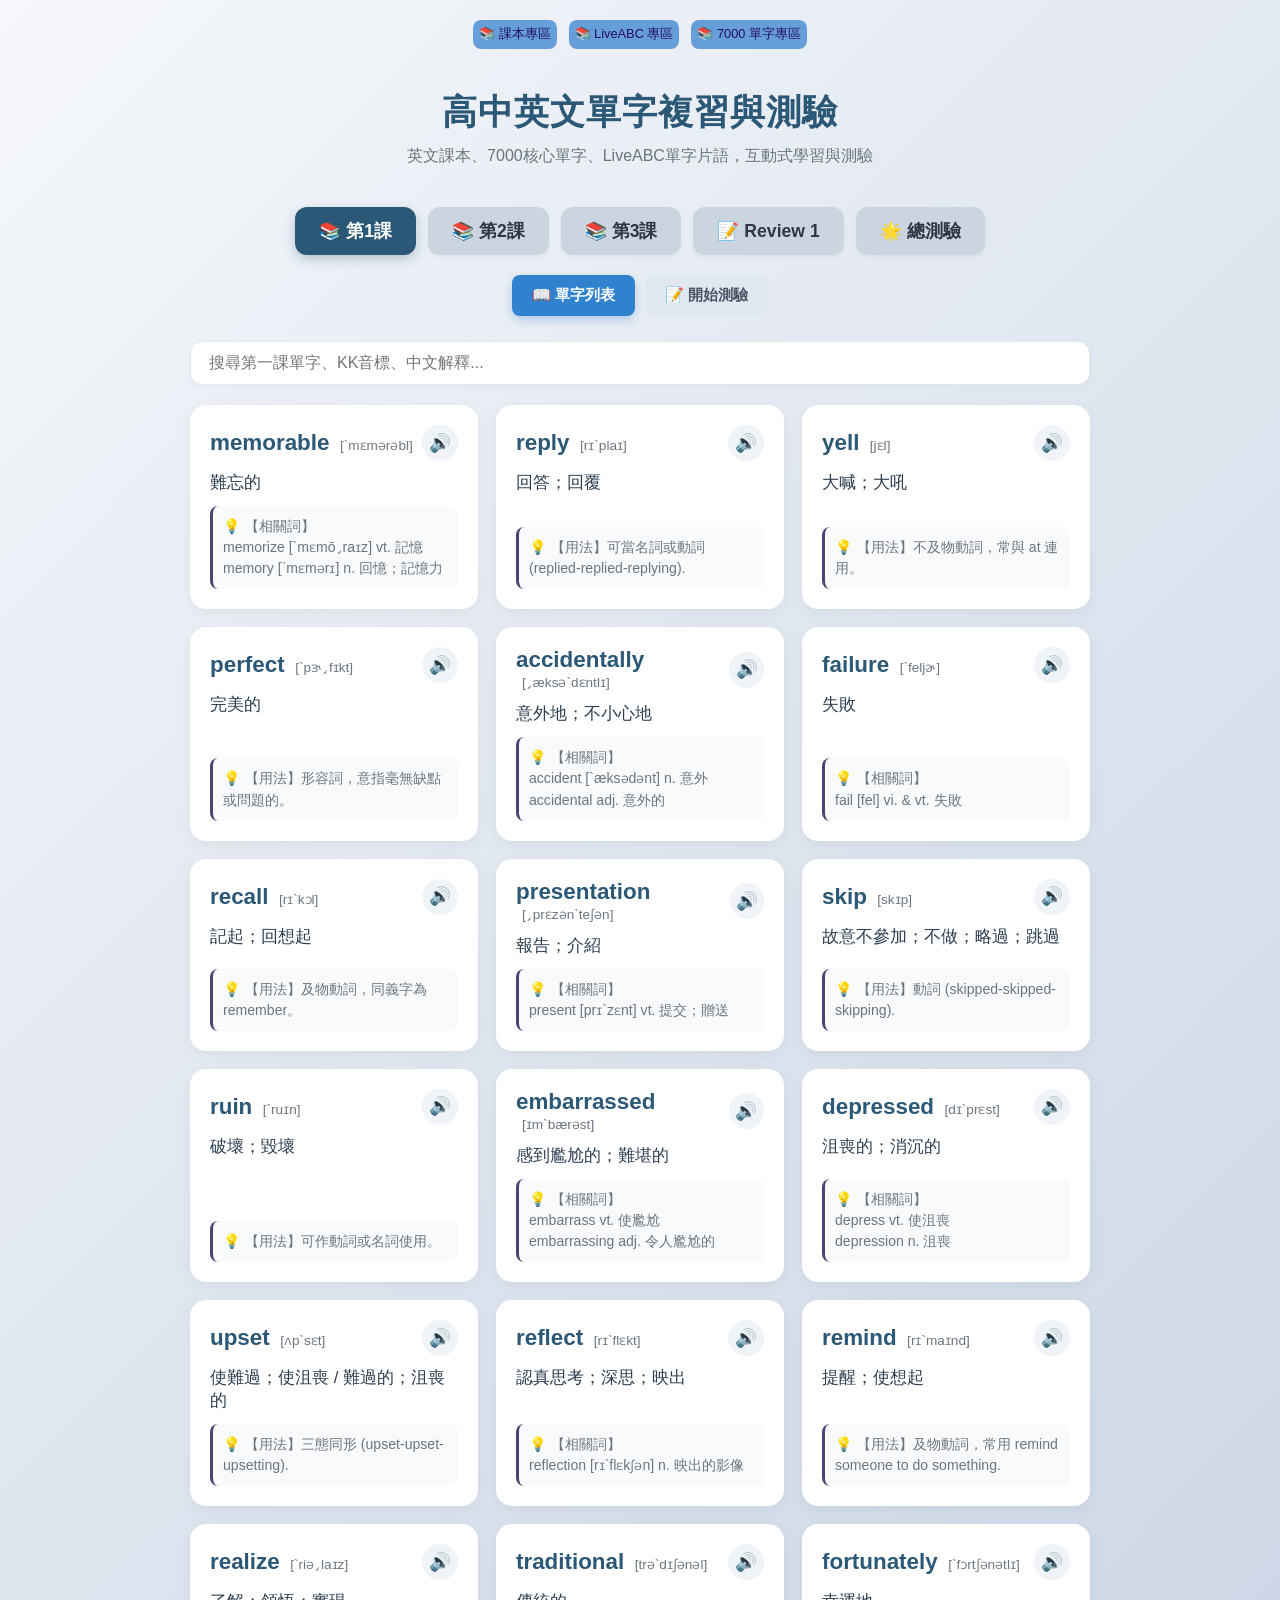
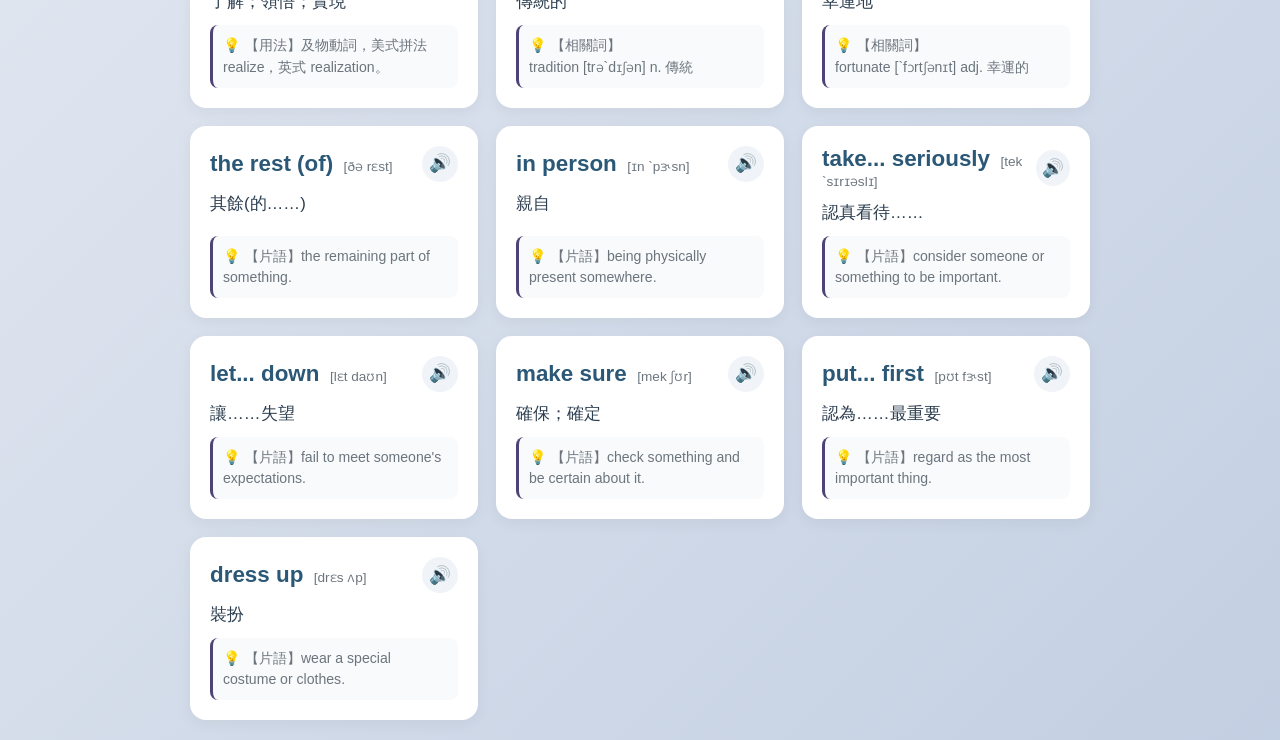
<file: index.html>
<!DOCTYPE html>
<html lang="zh-TW">
<head>
    <meta charset="UTF-8">
    <meta name="viewport" content="width=device-width, initial-scale=1.0">
    <title>高中英文單字複習與測驗</title>
    <link rel="stylesheet" href="style.css">
    <style>
        
    </style>
</head>
<body>
    <div class="container">

         <div class="lesson-tabs ">
            <button class="lesson1-btn lesson0-btn" onclick="location.href='TextBook/index.html'">📚 課本專區</button>
            <button class="lesson1-btn lesson0-btn" onclick="location.href='LiveABC/index.html'">📚 LiveABC 專區</button>
            <button class="lesson1-btn lesson0-btn" onclick="location.href='7000/index.html'">📚 7000 單字專區</button>
        </div>

        
        <header>
            <h1>高中英文單字複習與測驗</h1>  
            <p>英文課本、7000核心單字、LiveABC單字片語，互動式學習與測驗</p>
        </header>

        <!-- 大分頁列 -->
        
       
        
        <div class="lesson-tabs">
            <button class="lesson-btn active" onclick="switchLesson('lesson1')">📚 第1課</button>
            <button class="lesson-btn" onclick="switchLesson('lesson2')">📚 第2課</button>
            <button class="lesson-btn" onclick="switchLesson('lesson3')">📚 第3課</button>
            <button class="lesson-btn" onclick="switchLesson('review1')">📝 Review 1</button>
            <button class="lesson-btn" onclick="switchLesson('all')">🌟 總測驗</button>
        </div>

                   
            <!-- 主頁 index.html 的程式碼範例 -->



            
        

        <!-- ==================== 第一課內容容器 ==================== -->
        <div id="lesson1-container" class="lesson-content active">
            <div class="nav-tabs">
                <button class="tab-btn active" onclick="switchTab('l1', 'list')">📖 單字列表</button>
                <button class="tab-btn" onclick="switchTab('l1', 'quiz')">📝 開始測驗</button>
            </div>
            <div id="l1-list-tab" class="tab-content active">
                <div class="controls">
                    <input type="text" id="l1-searchInput" class="search-input" placeholder="搜尋第一課單字、KK音標、中文解釋..." onkeyup="filterWords('l1')">
                </div>
                <div class="word-grid" id="l1-wordGrid"></div>
            </div>
            <div id="l1-quiz-tab" class="tab-content">
                <div class="quiz-outer-card">
                    <div class="mode-header-title">🎯 第一課單字互動測驗</div>
                    <div class="mode-header-desc">請選擇您想要的測驗模式與題數，點擊開始挑戰！</div>
                    <div class="setup-panel" id="l1-quizSetupPanel">
                        <div class="setup-group">
                            <label>選擇測驗題型：</label>
                            <div class="setup-options">
                                <button class="setup-btn active" id="l1-typeChoiceBtn" onclick="setQuizType('l1', 'choice')">英選中 (看英選中)</button>
                                <button class="setup-btn" id="l1-typeChineseToEnglishBtn" onclick="setQuizType('l1', 'chineseToEnglish')">中選英 (看中選英)</button>
                                <button class="setup-btn" id="l1-typeSpellBtn" onclick="setQuizType('l1', 'spell')">手動拼字填空</button>
                            </div>
                        </div>
                        <div class="setup-group">
                            <label>選擇測驗題數：</label>
                            <div class="setup-options">
                                <button class="setup-btn active" id="l1-count10Btn" onclick="setQuizCount('l1', 10)">10 題</button>
                                <button class="setup-btn" id="l1-countAllBtn" onclick="setQuizCount('l1', 'all')">全部題數</button>
                            </div>
                        </div>
                        <button class="full-next-btn" onclick="startQuiz('l1')">🚀 開始作答</button>
                    </div>
                    <div id="l1-quizActiveArea" style="display: none;">
                        <div class="sticky-score-bar">
                            <span id="l1-quizProgress" style="font-weight: bold; color: #4a5568;">進度：0 / 10</span>
                            <span id="l1-quizScore" style="font-weight: bold; color: var(--btn-blue); font-size: 1.1rem;">得分：0 分</span>
                        </div>
                        <div class="quiz-inner-box">
                            <div class="question-label" id="l1-questionText">載入中...</div>
                            <div id="l1-quizAnswersArea" class="options-group"></div>
                            <div class="result-banner" id="l1-quizBanner"></div>
                        </div>
                        <button class="full-next-btn" id="l1-quizNextBtn" onclick="nextQuestion('l1')" style="display: none;">下一題 ➔</button>
                    </div>
                    <div id="l1-quizFinalResult" style="display: none; text-align: center; padding: 25px; background: #edf2f7; border-radius: 12px;">
                        <h2 style="margin-top: 0; color: #2d3748;">🎉 第一課測驗完成！</h2>
                        <p style="font-size: 1.1rem; color: #4a5568;">您的最終得分：</p>
                        <div id="l1-finalScoreDisplay" style="font-size: 3rem; font-weight: bold; color: var(--btn-blue); margin: 10px 0 20px 0;">0 / 100</div>
                        <div id="l1-wrongReviewContainer"></div>
                        <button class="full-next-btn" onclick="resetQuizSetup('l1')" style="max-width: 240px; margin: 20px auto 0 auto;">🔄 重新設定並再試一次</button>
                    </div>
                </div>
            </div>
        </div>

        <!-- ==================== 第二課內容容器 ==================== -->
        <div id="lesson2-container" class="lesson-content">
            <div class="nav-tabs">
                <button class="tab-btn active" onclick="switchTab('l2', 'list')">📖 單字列表</button>
                <button class="tab-btn" onclick="switchTab('l2', 'quiz')">📝 開始測驗</button>
            </div>
            <div id="l2-list-tab" class="tab-content active">
                <div class="controls">
                    <input type="text" id="l2-searchInput" class="search-input" placeholder="搜尋第二課單字、KK音標、中文解釋..." onkeyup="filterWords('l2')">
                </div>
                <div class="word-grid" id="l2-wordGrid"></div>
            </div>
            <div id="l2-quiz-tab" class="tab-content">
                <div class="quiz-outer-card">
                    <div class="mode-header-title">🎯 第二課單字互動測驗</div>
                    <div class="mode-header-desc">請選擇您想要的測驗模式與題數，點擊開始挑戰！</div>
                    <div class="setup-panel" id="l2-quizSetupPanel">
                        <div class="setup-group">
                            <label>選擇測驗題型：</label>
                            <div class="setup-options">
                                <button class="setup-btn active" id="l2-typeChoiceBtn" onclick="setQuizType('l2', 'choice')">英選中 (看英選中)</button>
                                <button class="setup-btn" id="l2-typeChineseToEnglishBtn" onclick="setQuizType('l2', 'chineseToEnglish')">中選英 (看中選英)</button>
                                <button class="setup-btn" id="l2-typeSpellBtn" onclick="setQuizType('l2', 'spell')">手動拼字填空</button>
                            </div>
                        </div>
                        <div class="setup-group">
                            <label>選擇測驗題數：</label>
                            <div class="setup-options">
                                <button class="setup-btn active" id="l2-count10Btn" onclick="setQuizCount('l2', 10)">10 題</button>
                                <button class="setup-btn" id="l2-countAllBtn" onclick="setQuizCount('l2', 'all')">全部題數</button>
                            </div>
                        </div>
                        <button class="full-next-btn" onclick="startQuiz('l2')">🚀 開始作答</button>
                    </div>
                    <div id="l2-quizActiveArea" style="display: none;">
                        <div class="sticky-score-bar">
                            <span id="l2-quizProgress" style="font-weight: bold; color: #4a5568;">進度：0 / 10</span>
                            <span id="l2-quizScore" style="font-weight: bold; color: var(--btn-blue); font-size: 1.1rem;">得分：0 分</span>
                        </div>
                        <div class="quiz-inner-box">
                            <div class="question-label" id="l2-questionText">載入中...</div>
                            <div id="l2-quizAnswersArea" class="options-group"></div>
                            <div class="result-banner" id="l2-quizBanner"></div>
                        </div>
                        <button class="full-next-btn" id="l2-quizNextBtn" onclick="nextQuestion('l2')" style="display: none;">下一題 ➔</button>
                    </div>
                    <div id="l2-quizFinalResult" style="display: none; text-align: center; padding: 25px; background: #edf2f7; border-radius: 12px;">
                        <h2 style="margin-top: 0; color: #2d3748;">🎉 第二課測驗完成！</h2>
                        <p style="font-size: 1.1rem; color: #4a5568;">您的最終得分：</p>
                        <div id="l2-finalScoreDisplay" style="font-size: 3rem; font-weight: bold; color: var(--btn-blue); margin: 10px 0 20px 0;">0 / 100</div>
                        <div id="l2-wrongReviewContainer"></div>
                        <button class="full-next-btn" onclick="resetQuizSetup('l2')" style="max-width: 240px; margin: 20px auto 0 auto;">🔄 重新設定並再試一次</button>
                    </div>
                </div>
            </div>
        </div>

        <!-- ==================== 第三課內容容器 ==================== -->
        <div id="lesson3-container" class="lesson-content">
            <div class="nav-tabs">
                <button class="tab-btn active" onclick="switchTab('l3', 'list')">📖 單字列表</button>
                <button class="tab-btn" onclick="switchTab('l3', 'quiz')">📝 開始測驗</button>
            </div>
            <div id="l3-list-tab" class="tab-content active">
                <div class="controls">
                    <input type="text" id="l3-searchInput" class="search-input" placeholder="搜尋第三課單字、KK音標、中文解釋..." onkeyup="filterWords('l3')">
                </div>
                <div class="word-grid" id="l3-wordGrid"></div>
            </div>
            <div id="l3-quiz-tab" class="tab-content">
                <div class="quiz-outer-card">
                    <div class="mode-header-title">🎯 第三課單字互動測驗</div>
                    <div class="mode-header-desc">請選擇您想要的測驗模式與題數，點擊開始挑戰！</div>
                    <div class="setup-panel" id="l3-quizSetupPanel">
                        <div class="setup-group">
                            <label>選擇測驗題型：</label>
                            <div class="setup-options">
                                <button class="setup-btn active" id="l3-typeChoiceBtn" onclick="setQuizType('l3', 'choice')">英選中 (看英選中)</button>
                                <button class="setup-btn" id="l3-typeChineseToEnglishBtn" onclick="setQuizType('l3', 'chineseToEnglish')">中選英 (看中選英)</button>
                                <button class="setup-btn" id="l3-typeSpellBtn" onclick="setQuizType('l3', 'spell')">手動拼字填空</button>
                            </div>
                        </div>
                        <div class="setup-group">
                            <label>選擇測驗題數：</label>
                            <div class="setup-options">
                                <button class="setup-btn active" id="l3-count10Btn" onclick="setQuizCount('l3', 10)">10 題</button>
                                <button class="setup-btn" id="l3-countAllBtn" onclick="setQuizCount('l3', 'all')">全部題數</button>
                            </div>
                        </div>
                        <button class="full-next-btn" onclick="startQuiz('l3')">🚀 開始作答</button>
                    </div>
                    <div id="l3-quizActiveArea" style="display: none;">
                        <div class="sticky-score-bar">
                            <span id="l3-quizProgress" style="font-weight: bold; color: #4a5568;">進度：0 / 10</span>
                            <span id="l3-quizScore" style="font-weight: bold; color: var(--btn-blue); font-size: 1.1rem;">得分：0 分</span>
                        </div>
                        <div class="quiz-inner-box">
                            <div class="question-label" id="l3-questionText">載入中...</div>
                            <div id="l3-quizAnswersArea" class="options-group"></div>
                            <div class="result-banner" id="l3-quizBanner"></div>
                        </div>
                        <button class="full-next-btn" id="l3-quizNextBtn" onclick="nextQuestion('l3')" style="display: none;">下一題 ➔</button>
                    </div>
                    <div id="l3-quizFinalResult" style="display: none; text-align: center; padding: 25px; background: #edf2f7; border-radius: 12px;">
                        <h2 style="margin-top: 0; color: #2d3748;">🎉 第三課測驗完成！</h2>
                        <p style="font-size: 1.1rem; color: #4a5568;">您的最終得分：</p>
                        <div id="l3-finalScoreDisplay" style="font-size: 3rem; font-weight: bold; color: var(--btn-blue); margin: 10px 0 20px 0;">0 / 100</div>
                        <div id="l3-wrongReviewContainer"></div>
                        <button class="full-next-btn" onclick="resetQuizSetup('l3')" style="max-width: 240px; margin: 20px auto 0 auto;">🔄 重新設定並再試一次</button>
                    </div>
                </div>
            </div>
        </div>

        <!-- ==================== Review 1 內容容器 ==================== -->
        <div id="review1-container" class="lesson-content">
            <div class="nav-tabs">
                <button class="tab-btn active" onclick="switchTab('rev1', 'list')">📖 單字列表</button>
                <button class="tab-btn" onclick="switchTab('rev1', 'quiz')">📝 開始測驗</button>
            </div>
            <div id="rev1-list-tab" class="tab-content active">
                <div class="controls">
                    <input type="text" id="rev1-searchInput" class="search-input" placeholder="搜尋 Review 1 單字、片語、KK音標、中文解釋..." onkeyup="filterWords('rev1')">
                </div>
                <div class="word-grid" id="rev1-wordGrid"></div>
            </div>
            <div id="rev1-quiz-tab" class="tab-content">
                <div class="quiz-outer-card">
                    <div class="mode-header-title">🎯 Review 1 單字片語互動測驗</div>
                    <div class="mode-header-desc">請選擇您想要的測驗模式與題數，點擊開始挑戰！</div>
                    <div class="setup-panel" id="rev1-quizSetupPanel">
                        <div class="setup-group">
                            <label>選擇測驗題型：</label>
                            <div class="setup-options">
                                <button class="setup-btn active" id="rev1-typeChoiceBtn" onclick="setQuizType('rev1', 'choice')">英選中 (看英選中)</button>
                                <button class="setup-btn" id="rev1-typeChineseToEnglishBtn" onclick="setQuizType('rev1', 'chineseToEnglish')">中選英 (看中選英)</button>
                                <button class="setup-btn" id="rev1-typeSpellBtn" onclick="setQuizType('rev1', 'spell')">手動拼字填空</button>
                            </div>
                        </div>
                        <div class="setup-group">
                            <label>選擇測驗題數：</label>
                            <div class="setup-options">
                                <button class="setup-btn active" id="rev1-count10Btn" onclick="setQuizCount('rev1', 10)">10 題</button>
                                <button class="setup-btn" id="rev1-countAllBtn" onclick="setQuizCount('rev1', 'all')">全部題數</button>
                            </div>
                        </div>
                        <button class="full-next-btn" onclick="startQuiz('rev1')">🚀 開始作答</button>
                    </div>
                    <div id="rev1-quizActiveArea" style="display: none;">
                        <div class="sticky-score-bar">
                            <span id="rev1-quizProgress" style="font-weight: bold; color: #4a5568;">進度：0 / 10</span>
                            <span id="rev1-quizScore" style="font-weight: bold; color: var(--btn-blue); font-size: 1.1rem;">得分：0 分</span>
                        </div>
                        <div class="quiz-inner-box">
                            <div class="question-label" id="rev1-questionText">載入中...</div>
                            <div id="rev1-quizAnswersArea" class="options-group"></div>
                            <div class="result-banner" id="rev1-quizBanner"></div>
                        </div>
                        <button class="full-next-btn" id="rev1-quizNextBtn" onclick="nextQuestion('rev1')" style="display: none;">下一題 ➔</button>
                    </div>
                    <div id="rev1-quizFinalResult" style="display: none; text-align: center; padding: 25px; background: #edf2f7; border-radius: 12px;">
                        <h2 style="margin-top: 0; color: #2d3748;">🎉 Review 1 測驗完成！</h2>
                        <p style="font-size: 1.1rem; color: #4a5568;">您的最終得分：</p>
                        <div id="rev1-finalScoreDisplay" style="font-size: 3rem; font-weight: bold; color: var(--btn-blue); margin: 10px 0 20px 0;">0 / 100</div>
                        <div id="rev1-wrongReviewContainer"></div>
                        <button class="full-next-btn" onclick="resetQuizSetup('rev1')" style="max-width: 240px; margin: 20px auto 0 auto;">🔄 重新設定並再試一次</button>
                    </div>
                </div>
            </div>
        </div>

        <!-- ==================== 總測驗 (All Lessons) 內容容器 ==================== -->
        <div id="all-container" class="lesson-content">
            <div class="nav-tabs">
                <button class="tab-btn active" onclick="switchTab('all', 'list')">📖 全部單字總覽</button>
                <button class="tab-btn" onclick="switchTab('all', 'quiz')">📝 開始總測驗</button>
            </div>
            <div id="all-list-tab" class="tab-content active">
                <div class="controls">
                    <input type="text" id="all-searchInput" class="search-input" placeholder="搜尋所有課程單字、片語、KK音標、中文解釋..." onkeyup="filterWords('all')">
                </div>
                <div class="word-grid" id="all-wordGrid"></div>
            </div>
            <div id="all-quiz-tab" class="tab-content">
                <div class="quiz-outer-card">
                    <div class="mode-header-title">🌟 總測驗（涵蓋全部單字與片語）</div>
                    <div class="mode-header-desc">請選擇您想要的測驗模式與題數，挑戰跨課綜合單字大考驗！</div>
                    <div class="setup-panel" id="all-quizSetupPanel">
                        <div class="setup-group">
                            <label>選擇測驗題型：</label>
                            <div class="setup-options">
                                <button class="setup-btn active" id="all-typeChoiceBtn" onclick="setQuizType('all', 'choice')">英選中 (看英選中)</button>
                                <button class="setup-btn" id="all-typeChineseToEnglishBtn" onclick="setQuizType('all', 'chineseToEnglish')">中選英 (看中選英)</button>
                                <button class="setup-btn" id="all-typeSpellBtn" onclick="setQuizType('all', 'spell')">手動拼字填空</button>
                            </div>
                        </div>
                        <div class="setup-group">
                            <label>選擇測驗題數：</label>
                            <div class="setup-options">
                                <button class="setup-btn active" id="all-count10Btn" onclick="setQuizCount('all', 10)">10 題</button>
                                <button class="setup-btn" id="all-count20Btn" onclick="setQuizCount('all', 20)">20 題</button>
                                <button class="setup-btn" id="all-countAllBtn" onclick="setQuizCount('all', 'all')">全部題數</button>
                            </div>
                        </div>
                        <button class="full-next-btn" onclick="startQuiz('all')">🚀 開始總測驗</button>
                    </div>
                    <div id="all-quizActiveArea" style="display: none;">
                        <div class="sticky-score-bar">
                            <span id="all-quizProgress" style="font-weight: bold; color: #4a5568;">進度：0 / 10</span>
                            <span id="all-quizScore" style="font-weight: bold; color: var(--btn-blue); font-size: 1.1rem;">得分：0 分</span>
                        </div>
                        <div class="quiz-inner-box">
                            <div class="question-label" id="all-questionText">載入中...</div>
                            <div id="all-quizAnswersArea" class="options-group"></div>
                            <div class="result-banner" id="all-quizBanner"></div>
                        </div>
                        <button class="full-next-btn" id="all-quizNextBtn" onclick="nextQuestion('all')" style="display: none;">下一題 ➔</button>
                    </div>
                    <div id="all-quizFinalResult" style="display: none; text-align: center; padding: 25px; background: #edf2f7; border-radius: 12px;">
                        <h2 style="margin-top: 0; color: #2d3748;">🎉 總測驗完成！</h2>
                        <p style="font-size: 1.1rem; color: #4a5568;">您的最終得分：</p>
                        <div id="all-finalScoreDisplay" style="font-size: 3rem; font-weight: bold; color: var(--btn-blue); margin: 10px 0 20px 0;">0 / 100</div>
                        <div id="all-wrongReviewContainer"></div>
                        <button class="full-next-btn" onclick="resetQuizSetup('all')" style="max-width: 240px; margin: 20px auto 0 auto;">🔄 重新設定並再試一次</button>
                    </div>
                </div>
            </div>
        </div>

    </div>


     <script src="book1.js"></script>

    <script>
       

        /* --- Web Audio API 提示音效產生器 --- */
        let audioCtx = null;
        function getAudioContext() {
            if (!audioCtx) {
                audioCtx = new (window.AudioContext || window.webkitAudioContext)();
            }
            if (audioCtx.state === 'suspended') {
                audioCtx.resume();
            }
            return audioCtx;
        }

        // 答對音效：輕快上揚的雙音「叮咚」
        function playDingDongSound() {
            try {
                const ctx = getAudioContext();
                const now = ctx.currentTime;
                
                const osc1 = ctx.createOscillator();
                const gain1 = ctx.createGain();
                osc1.type = 'sine';
                osc1.frequency.setValueAtTime(523.25, now);
                gain1.gain.setValueAtTime(0.3, now);
                gain1.gain.exponentialRampToValueAtTime(0.001, now + 0.2);
                osc1.connect(gain1);
                gain1.connect(ctx.destination);
                osc1.start(now);
                osc1.stop(now + 0.2);

                const osc2 = ctx.createOscillator();
                const gain2 = ctx.createGain();
                osc2.type = 'sine';
                osc2.frequency.setValueAtTime(659.25, now + 0.12);
                gain2.gain.setValueAtTime(0.3, now + 0.12);
                gain2.gain.exponentialRampToValueAtTime(0.001, now + 0.35);
                osc2.connect(gain2);
                gain2.connect(ctx.destination);
                osc2.start(now + 0.12);
                osc2.stop(now + 0.35);
            } catch (e) {
                console.log("Audio not supported or blocked");
            }
        }

        // 答錯音效：低沉下行的雙音「喔喔」
        function playWrongSound() {
            try {
                const ctx = getAudioContext();
                const now = ctx.currentTime;

                const osc1 = ctx.createOscillator();
                const gain1 = ctx.createGain();
                osc1.type = 'sawtooth';
                osc1.frequency.setValueAtTime(180, now);
                osc1.frequency.exponentialRampToValueAtTime(140, now + 0.18);
                gain1.gain.setValueAtTime(0.2, now);
                gain1.gain.exponentialRampToValueAtTime(0.001, now + 0.18);
                osc1.connect(gain1);
                gain1.connect(ctx.destination);
                osc1.start(now);
                osc1.stop(now + 0.18);

                const osc2 = ctx.createOscillator();
                const gain2 = ctx.createGain();
                osc2.type = 'sawtooth';
                osc2.frequency.setValueAtTime(130, now + 0.18);
                osc2.frequency.exponentialRampToValueAtTime(100, now + 0.38);
                gain2.gain.setValueAtTime(0.2, now + 0.18);
                gain2.gain.exponentialRampToValueAtTime(0.001, now + 0.38);
                osc2.connect(gain2);
                gain2.connect(ctx.destination);
                osc2.start(now + 0.18);
                osc2.stop(now + 0.38);
            } catch (e) {
                console.log("Audio not supported or blocked");
            }
        }

        // 語音播放
        function speak(text) {
            if ('speechSynthesis' in window) {
                window.speechSynthesis.cancel();
                const utterance = new SpeechSynthesisUtterance(text);
                utterance.lang = 'en-US';
                utterance.rate = 0.9;
                window.speechSynthesis.speak(utterance);
            } else {
                alert('您的瀏覽器不支援語音播放功能。');
            }
        }

        // 渲染單字卡
        function renderWords(lessonId, words) {
            const grid = document.getElementById(lessonId + '-wordGrid');
            if (!grid) return;
            grid.innerHTML = '';
            words.forEach(item => {
                const card = document.createElement('div');
                card.className = 'word-card';
                card.innerHTML = `
                    <div>
                        <div class="word-header">
                            <div>
                                <span class="word-title">${item.vocab}</span>
                                <span style="font-size:0.85rem; color:var(--text-sub); margin-left:6px;">${item.kk || ''}</span>
                            </div>
                            <button class="speech-btn" onclick="speak('${item.vocab}')" title="朗讀">🔊</button>
                        </div>
                        <div class="word-def">${item.definition}</div>
                    </div>
                    ${item.extension ? `<div class="word-ext">💡 ${item.extension}</div>` : ''}
                `;
                grid.appendChild(card);
            });
        }

        // 搜尋過濾
        function filterWords(lessonId) {
            const query = document.getElementById(lessonId + '-searchInput').value.toLowerCase();
            const data = (lessonId === 'l1') ? lesson1Data : (lessonId === 'l2' ? lesson2Data : (lessonId === 'l3' ? lesson3Data : (lessonId === 'rev1' ? review1Data : allData)));
            const filtered = data.filter(item => 
                item.vocab.toLowerCase().includes(query) || 
                (item.kk && item.kk.toLowerCase().includes(query)) ||
                item.definition.toLowerCase().includes(query) ||
                (item.extension && item.extension.toLowerCase().includes(query))
            );
            renderWords(lessonId, filtered);
        }

        // 大分頁切換
        function switchLesson(lessonName) {
            document.querySelectorAll('.lesson-btn').forEach(btn => btn.classList.remove('active'));
            document.querySelectorAll('.lesson-content').forEach(content => content.classList.remove('active'));

            if (lessonName === 'lesson1') {
                document.querySelectorAll('.lesson-btn')[0].classList.add('active');
                document.getElementById('lesson1-container').classList.add('active');
            } else if (lessonName === 'lesson2') {
                document.querySelectorAll('.lesson-btn')[1].classList.add('active');
                document.getElementById('lesson2-container').classList.add('active');
            } else if (lessonName === 'lesson3') {
                document.querySelectorAll('.lesson-btn')[2].classList.add('active');
                document.getElementById('lesson3-container').classList.add('active');
            } else if (lessonName === 'review1') {
                document.querySelectorAll('.lesson-btn')[3].classList.add('active');
                document.getElementById('review1-container').classList.add('active');
            } else {
                document.querySelectorAll('.lesson-btn')[4].classList.add('active');
                document.getElementById('all-container').classList.add('active');
            }
        }

        // 小分頁切換
        function switchTab(lessonId, tabName) {
            const containerId = lessonId === 'l1' ? 'lesson1-container' : (lessonId === 'l2' ? 'lesson2-container' : (lessonId === 'l3' ? 'lesson3-container' : (lessonId === 'rev1' ? 'review1-container' : 'all-container')));
            const container = document.getElementById(containerId);
            container.querySelectorAll('.tab-btn').forEach(btn => btn.classList.remove('active'));
            container.querySelectorAll('.tab-content').forEach(content => content.classList.remove('active'));
            
            if (tabName === 'list') {
                container.querySelectorAll('.tab-btn')[0].classList.add('active');
                document.getElementById(lessonId + '-list-tab').classList.add('active');
            } else {
                container.querySelectorAll('.tab-btn')[1].classList.add('active');
                document.getElementById(lessonId + '-quiz-tab').classList.add('active');
            }
        }

        /* --- 測驗設定與執行狀態 --- */
        const quizState = {
            l1: { type: 'choice', count: 10, list: [], index: 0, score: 0, wrongItems: [], isAnswered: false },
            l2: { type: 'choice', count: 10, list: [], index: 0, score: 0, wrongItems: [], isAnswered: false },
            l3: { type: 'choice', count: 10, list: [], index: 0, score: 0, wrongItems: [], isAnswered: false },
            rev1: { type: 'choice', count: 10, list: [], index: 0, score: 0, wrongItems: [], isAnswered: false },
            all: { type: 'choice', count: 10, list: [], index: 0, score: 0, wrongItems: [], isAnswered: false }
        };

        function setQuizType(lessonId, type) {
            quizState[lessonId].type = type;
            document.getElementById(lessonId + '-typeChoiceBtn').classList.toggle('active', type === 'choice');
            document.getElementById(lessonId + '-typeChineseToEnglishBtn').classList.toggle('active', type === 'chineseToEnglish');
            document.getElementById(lessonId + '-typeSpellBtn').classList.toggle('active', type === 'spell');
        }

        function setQuizCount(lessonId, count) {
            quizState[lessonId].count = count;
            document.getElementById(lessonId + '-count10Btn').classList.toggle('active', count === 10);
            const count20Btn = document.getElementById(lessonId + '-count20Btn');
            if (count20Btn) count20Btn.classList.toggle('active', count === 20);
            const allBtn = document.getElementById(lessonId + '-countAllBtn');
            if (allBtn) allBtn.classList.toggle('active', count === 'all');
        }

        function resetQuizSetup(lessonId) {


            // 【恢復顯示】把剛剛隱藏的導覽列、標題、大分頁選單全部顯示回來
            document.querySelectorAll('.lesson-tabs').forEach(el => el.style.display = '');
            const header = document.querySelector('header');
            if (header) header.style.display = '';



            document.getElementById(lessonId + '-quizFinalResult').style.display = 'none';
            document.getElementById(lessonId + '-quizActiveArea').style.display = 'none';
            document.getElementById(lessonId + '-quizSetupPanel').style.display = 'block';
        }

        function getDataByLessonId(lessonId) {
            if (lessonId === 'l1') return lesson1Data;
            if (lessonId === 'l2') return lesson2Data;
            if (lessonId === 'l3') return lesson3Data;
            if (lessonId === 'rev1') return review1Data;
            return allData;
        }

        function startQuiz(lessonId) {
            getAudioContext(); // 預先解鎖音效權限

// 【最方便的隱藏方式】直接把畫面最上面的導覽列、標題、大分頁選單隱藏
            document.querySelectorAll('.lesson-tabs').forEach(el => el.style.display = 'none');
            const header = document.querySelector('header');
            if (header) header.style.display = 'none';




            document.getElementById(lessonId + '-quizSetupPanel').style.display = 'none';
            document.getElementById(lessonId + '-quizActiveArea').style.display = 'block';

            const sourceData = getDataByLessonId(lessonId);
            const state = quizState[lessonId];
            state.score = 0;
            state.index = 0;
            state.wrongItems = [];
            
            const sliceCount = (state.count === 'all') ? sourceData.length : Math.min(state.count, sourceData.length);
            state.list = [...sourceData].sort(() => 0.5 - Math.random()).slice(0, sliceCount);

            loadQuestion(lessonId);
        }

        function loadQuestion(lessonId) {
            const state = quizState[lessonId];
            state.isAnswered = false; // 重置答題鎖定狀態
            const currentWord = state.list[state.index];
            const sourceData = getDataByLessonId(lessonId);

            const banner = document.getElementById(lessonId + '-quizBanner');
            banner.style.display = 'none';
            banner.className = 'result-banner';
            banner.innerHTML = '';
            document.getElementById(lessonId + '-quizNextBtn').style.display = 'none';

            document.getElementById(lessonId + '-quizProgress').innerText = `進度：${state.index + 1} / ${state.list.length}`;
            document.getElementById(lessonId + '-quizScore').innerText = `得分：${state.score} 分`;

            const qText = document.getElementById(lessonId + '-questionText');
            const ansArea = document.getElementById(lessonId + '-quizAnswersArea');
            ansArea.innerHTML = '';

            if (state.type === 'choice') {
                // 英選中
                qText.innerHTML = `請選出 "<span style="color:var(--primary);">${currentWord.vocab}</span>" 的正確意思：`;
                
                let options = [currentWord.definition];
                const otherDefs = sourceData.filter(w => w.vocab !== currentWord.vocab).map(w => w.definition);
                const shuffledOthers = otherDefs.sort(() => 0.5 - Math.random()).slice(0, 3);
                options = options.concat(shuffledOthers).sort(() => 0.5 - Math.random());

                const prefixLabels = ['(A) ', '(B) ', '(C) ', '(D) '];
                options.forEach((opt, idx) => {
                    const btn = document.createElement('button');
                    btn.className = 'single-option-btn';
                    btn.setAttribute('data-val', opt);
                    btn.innerHTML = `<strong>${prefixLabels[idx]}</strong>${opt}`;
                    btn.onclick = () => {
                        if (state.isAnswered) return;
                        checkChoiceAnswer(lessonId, btn, opt === currentWord.definition, currentWord, 'choice');
                    };
                    ansArea.appendChild(btn);
                });
            } else if (state.type === 'chineseToEnglish') {
                // 中選英
                qText.innerHTML = `請選出中文 "<span style="color:var(--primary);">${currentWord.definition}</span>" 的正確英文單字/片語：`;

                let options = [currentWord.vocab];
                const otherVocabs = sourceData.filter(w => w.vocab !== currentWord.vocab).map(w => w.vocab);
                const shuffledOthers = otherVocabs.sort(() => 0.5 - Math.random()).slice(0, 3);
                options = options.concat(shuffledOthers).sort(() => 0.5 - Math.random());

                const prefixLabels = ['(A) ', '(B) ', '(C) ', '(D) '];
                options.forEach((opt, idx) => {
                    const btn = document.createElement('button');
                    btn.className = 'single-option-btn';
                    btn.setAttribute('data-val', opt);
                    btn.innerHTML = `<strong>${prefixLabels[idx]}</strong>${opt}`;
                    btn.onclick = () => {
                        if (state.isAnswered) return;
                        checkChoiceAnswer(lessonId, btn, opt === currentWord.vocab, currentWord, 'chineseToEnglish');
                    };
                    ansArea.appendChild(btn);
                });
            } else {
                // 手動拼字
                qText.innerHTML = `請根據中文意思，拼出正確的英文單字或片語：<br><span style="color:var(--primary); font-size:1.3rem;">"${currentWord.definition}"</span> <span style="font-size:0.9rem; color:var(--text-sub);">${currentWord.kk || ''}</span>`;

                ansArea.innerHTML = `
                    <div class="input-group">
                        <input type="text" id="${lessonId}-spellUserInput" class="spell-input" placeholder="請輸入英文單字或片語..." autocomplete="off" autocapitalize="none" onkeydown="if(event.key === 'Enter') { event.preventDefault(); checkSpellAnswer('${lessonId}'); }">
                        <button class="action-sub-btn" id="${lessonId}-spellSubmitBtn" onclick="checkSpellAnswer('${lessonId}')">送出</button>
                    </div>
                `;
                document.getElementById(lessonId + '-spellUserInput').focus();
            }
        }

        function checkChoiceAnswer(lessonId, selectedBtn, isCorrect, currentWord, mode) {
            const state = quizState[lessonId];
            if (state.isAnswered) return;
            state.isAnswered = true;

            const buttons = document.querySelectorAll('#' + lessonId + '-quizAnswersArea .single-option-btn');
            buttons.forEach(btn => {
                btn.disabled = true;
                btn.classList.add('disabled-muted');
            });

            const banner = document.getElementById(lessonId + '-quizBanner');
            let extText = currentWord.extension ? `<div class="banner-ext-info">💡 詳解與補充：<br>${currentWord.extension}</div>` : '';
            const pointsPerQ = Math.round(100 / state.list.length);

            const targetVal = (mode === 'choice') ? currentWord.definition : currentWord.vocab;

            if (isCorrect) {
                state.score += pointsPerQ;
                selectedBtn.classList.remove('disabled-muted');
                selectedBtn.classList.add('selected-correct');
                banner.className = 'result-banner correct';
                banner.innerHTML = `🎉 答對了！ ${extText}`;
                playDingDongSound();
            } else {
                selectedBtn.classList.remove('disabled-muted');
                selectedBtn.classList.add('selected-wrong');
                buttons.forEach(btn => {
                    if (btn.getAttribute('data-val') === targetVal) {
                        btn.classList.remove('disabled-muted');
                        btn.classList.add('selected-correct');
                    }
                });
                banner.className = 'result-banner wrong';
                banner.innerHTML = `✕ 答錯囉！正確答案是：<strong>${targetVal}</strong> ${extText}`;
                playWrongSound();
                
                if (!state.wrongItems.some(item => item.vocab === currentWord.vocab)) {
                    state.wrongItems.push(currentWord);
                }
            }

            document.getElementById(lessonId + '-quizScore').innerText = `得分：${state.score} 分`;
            showNextButton(lessonId);
        }

        function checkSpellAnswer(lessonId) {
            const state = quizState[lessonId];
            if (state.isAnswered) return;

            const inputField = document.getElementById(lessonId + '-spellUserInput');
            if (!inputField || inputField.disabled) return;

            const userVal = inputField.value.trim().toLowerCase();
            if (!userVal) {
                inputField.focus();
                return;
            }

            state.isAnswered = true;
            inputField.disabled = true;
            const submitBtn = document.getElementById(lessonId + '-spellSubmitBtn');
            if (submitBtn) submitBtn.disabled = true;

            const currentWord = state.list[state.index];
            const correctVal = currentWord.vocab.toLowerCase();
            const banner = document.getElementById(lessonId + '-quizBanner');
            let extText = currentWord.extension ? `<div class="banner-ext-info">💡 詳解與補充：<br>${currentWord.extension}</div>` : '';
            const pointsPerQ = Math.round(100 / state.list.length);
            const isCorrect = (userVal === correctVal);

            if (isCorrect) {
                state.score += pointsPerQ;
                inputField.classList.add('correct-input');
                banner.className = 'result-banner correct';
                banner.innerHTML = `🎉 拼寫正確！ ${extText}`;
                playDingDongSound();
            } else {
                inputField.classList.add('wrong-input');
                banner.className = 'result-banner wrong';
                banner.innerHTML = `✕ 拼寫錯誤！正確答案是：<strong>${currentWord.vocab}</strong> ${extText}`;
                playWrongSound();
                
                if (!state.wrongItems.some(item => item.vocab === currentWord.vocab)) {
                    state.wrongItems.push(currentWord);
                }
            }

            document.getElementById(lessonId + '-quizScore').innerText = `得分：${state.score} 分`;
            showNextButton(lessonId);
        }

        function showNextButton(lessonId) {
            const state = quizState[lessonId];
            const nextBtn = document.getElementById(lessonId + '-quizNextBtn');
            if (state.index < state.list.length - 1) {
                nextBtn.innerText = '下一題 ➔';
            } else {
                nextBtn.innerText = '查看測驗結果與錯題整理 🏆';
            }
            nextBtn.style.display = 'block';
            nextBtn.focus();
        }

        function nextQuestion(lessonId) {
            const state = quizState[lessonId];
            state.index++;
            if (state.index < state.list.length) {
                loadQuestion(lessonId);
            } else {
                document.getElementById(lessonId + '-quizActiveArea').style.display = 'none';
                document.getElementById(lessonId + '-finalScoreDisplay').innerText = `${state.score} / 100`;
                
                const wrongContainer = document.getElementById(lessonId + '-wrongReviewContainer');
                if (state.wrongItems.length > 0) {
                    let html = `
                        <div class="wrong-review-section">
                            <div class="wrong-review-title">⚠ 本次測驗錯題複習 (${state.wrongItems.length} 題)</div>
                    `;
                    state.wrongItems.forEach(item => {
                        html += `
                            <div class="wrong-item-card">
                                <strong>${item.vocab}</strong> <span style="font-size:0.85rem; color:#718096;">${item.kk || ''}</span><br>
                                <span style="color:var(--text-main); font-weight:500;">意思：${item.definition}</span>
                                ${item.extension ? `<div style="font-size:0.85rem; color:#718096; margin-top:4px;">${item.extension}</div>` : ''}
                            </div>
                        `;
                    });
                    html += `</div>`;
                    wrongContainer.innerHTML = html;
                } else {
                    wrongContainer.innerHTML = `
                        <div style="background:#f0fff4; border:1px solid #c6f6d5; color:#22543d; padding:15px; border-radius:10px; font-weight:bold; margin-top:15px;">
                            🌟 太神啦！本次測驗全部答對，沒有錯題！
                        </div>
                    `;
                }

                document.getElementById(lessonId + '-quizFinalResult').style.display = 'block';
                document.getElementById(lessonId + '-quizFinalResult').scrollIntoView({ behavior: 'smooth' });
            }
        }

        // 頁面初始化載入所有課次（包含總測驗資料）的單字列表
        window.onload = () => {
            renderWords('l1', lesson1Data);
            renderWords('l2', lesson2Data);
            renderWords('l3', lesson3Data);
            renderWords('rev1', review1Data);
            renderWords('all', allData);
        };
    </script>
</body>
</html>
</file>
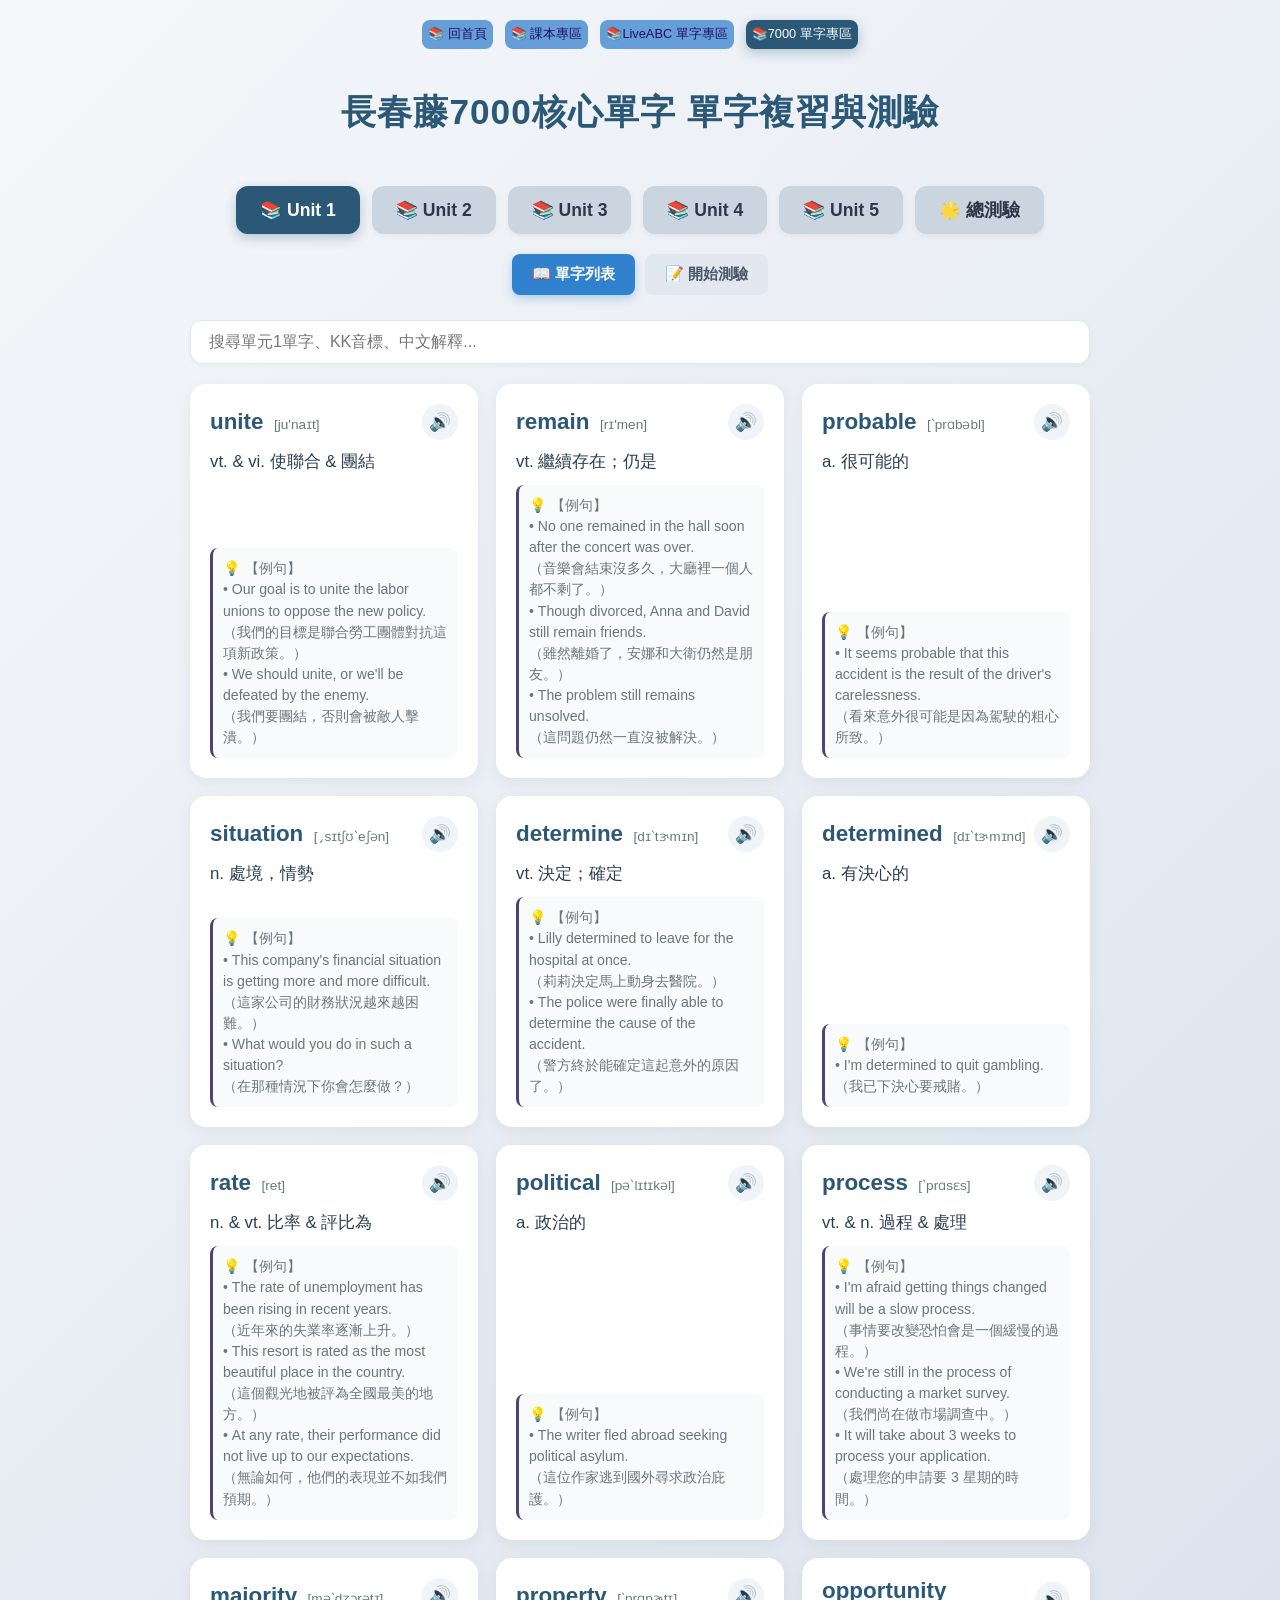
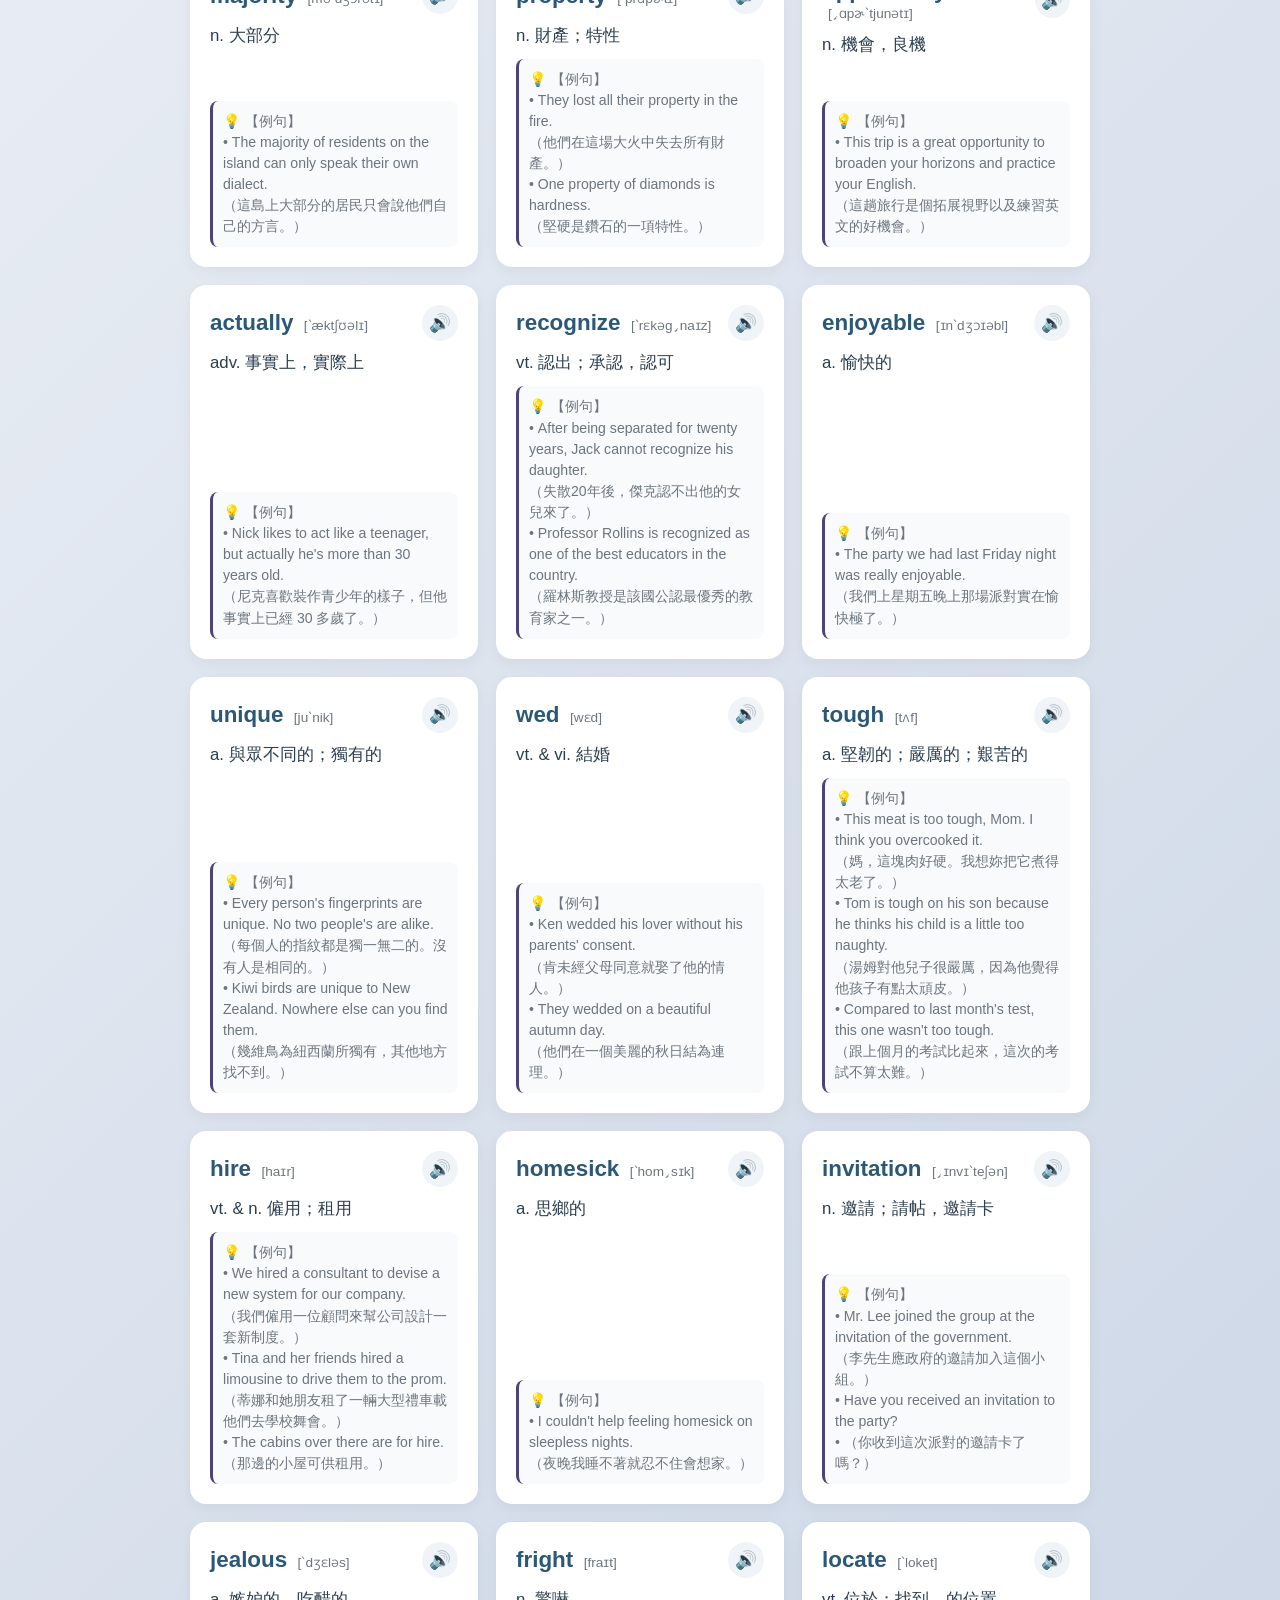
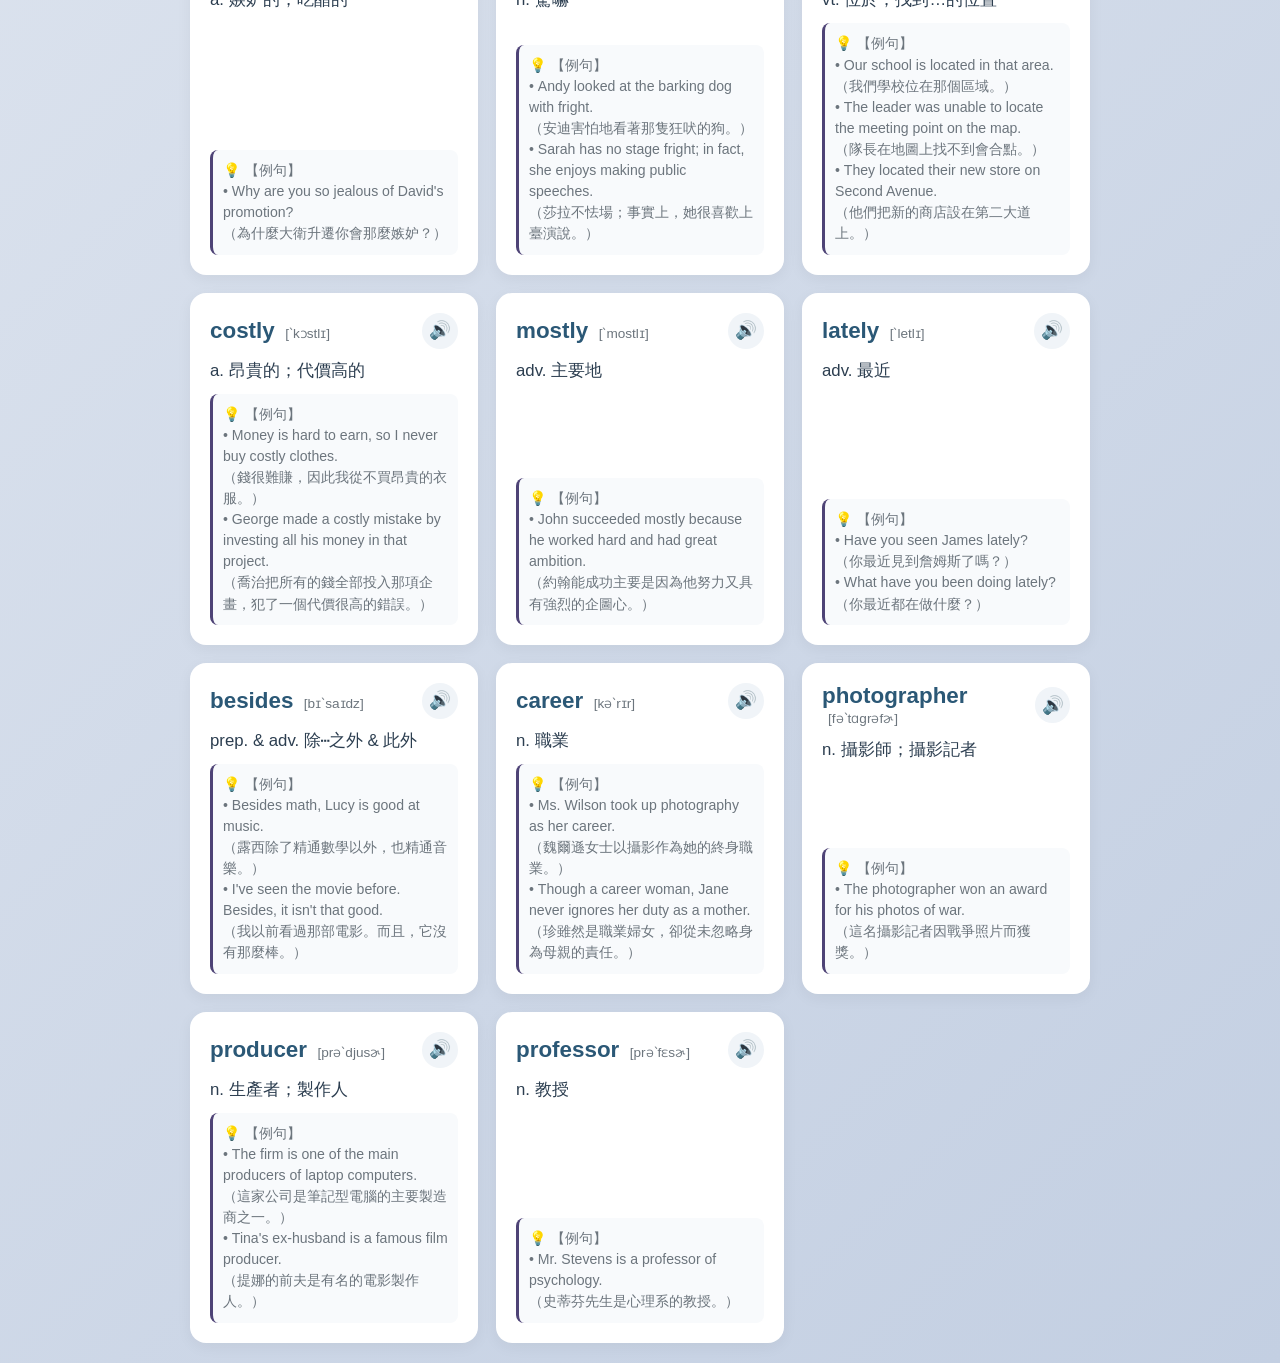
<file: 7000/index.html>
<!DOCTYPE html>
<html lang="zh-TW">
<head>
    <meta charset="UTF-8">
    <meta name="viewport" content="width=device-width, initial-scale=1.0">
    <title>長春藤7000核心單字 單字複習與測驗</title>
    <link rel="stylesheet" href="../style.css">
    <style>
        
    </style>
</head>
<body>
    <div class="container">

        <div class="lesson-tabs">
            <button class="lesson1-btn lesson0-btn" onclick="location.href='../index.html'">📚 回首頁 </button>
            <button class="lesson1-btn lesson0-btn" onclick="location.href='../TextBook/index.html'">📚 課本專區</button>
            <button class="lesson1-btn lesson0-btn" onclick="location.href='../LiveABC/index.html'">📚LiveABC 單字專區</button>
            <button class="lesson1-btn lesson0-btn active" onclick="location.href='../7000/index.html'">📚7000 單字專區</button>
        </div>

        
        <header>
            <h1>長春藤7000核心單字 單字複習與測驗</h1>  
            <!-- <p>英文課本、7000核心單字、LiveABC單字片語，互動式學習與測驗</p> -->
        </header>

        <!-- 大分頁列 -->
        
       
        
        <div class="lesson-tabs">
            <button class="lesson-btn active" onclick="switchLesson('lesson1')">📚 Unit 1</button>
            <button class="lesson-btn" onclick="switchLesson('lesson2')">📚 Unit 2</button>
            <button class="lesson-btn" onclick="switchLesson('lesson3')">📚 Unit 3</button>
            <button class="lesson-btn" onclick="switchLesson('lesson4')">📚 Unit 4</button>
            <button class="lesson-btn" onclick="switchLesson('lesson5')">📚 Unit 5</button>
            <button class="lesson-btn" onclick="switchLesson('all')">🌟 總測驗</button>
        </div>

                   
            <!-- 主頁 index.html 的程式碼範例 -->



            
        

        <!-- ==================== 單元1內容容器 ==================== -->
        <div id="lesson1-container" class="lesson-content active">
            <div class="nav-tabs">
                <button class="tab-btn active" onclick="switchTab('l1', 'list')">📖 單字列表</button>
                <button class="tab-btn" onclick="switchTab('l1', 'quiz')">📝 開始測驗</button>
            </div>
            <div id="l1-list-tab" class="tab-content active">
                <div class="controls">
                    <input type="text" id="l1-searchInput" class="search-input" placeholder="搜尋單元1單字、KK音標、中文解釋..." onkeyup="filterWords('l1')">
                </div>
                <div class="word-grid" id="l1-wordGrid"></div>
            </div>
            <div id="l1-quiz-tab" class="tab-content">
                <div class="quiz-outer-card">
                    <div class="mode-header-title">🎯 Unit1 單字互動測驗</div>
                    <div class="mode-header-desc">請選擇您想要的測驗模式與題數，點擊開始挑戰！</div>
                    <div class="setup-panel" id="l1-quizSetupPanel">
                        <div class="setup-group">
                            <label>選擇測驗題型：</label>
                            <div class="setup-options">
                                <button class="setup-btn active" id="l1-typeChoiceBtn" onclick="setQuizType('l1', 'choice')">英選中 (看英選中)</button>
                                <button class="setup-btn" id="l1-typeChineseToEnglishBtn" onclick="setQuizType('l1', 'chineseToEnglish')">中選英 (看中選英)</button>
                                <button class="setup-btn" id="l1-typeSpellBtn" onclick="setQuizType('l1', 'spell')">手動拼字填空</button>
                            </div>
                        </div>
                        <div class="setup-group">
                            <label>選擇測驗題數：</label>
                            <div class="setup-options">
                                <button class="setup-btn active" id="l1-count10Btn" onclick="setQuizCount('l1', 10)">10 題</button>
                                <button class="setup-btn" id="l1-countAllBtn" onclick="setQuizCount('l1', 'all')">全部題數</button>
                            </div>
                        </div>
                        <button class="full-next-btn" onclick="startQuiz('l1')">🚀 開始作答</button>
                    </div>
                    <div id="l1-quizActiveArea" style="display: none;">
                        <div class="sticky-score-bar">
                            <span id="l1-quizProgress" style="font-weight: bold; color: #4a5568;">進度：0 / 10</span>
                            <span id="l1-quizScore" style="font-weight: bold; color: var(--btn-blue); font-size: 1.1rem;">得分：0 分</span>
                        </div>
                        <div class="quiz-inner-box">
                            <div class="question-label" id="l1-questionText">載入中...</div>
                            <div id="l1-quizAnswersArea" class="options-group"></div>
                            <div class="result-banner" id="l1-quizBanner"></div>
                        </div>
                        <button class="full-next-btn" id="l1-quizNextBtn" onclick="nextQuestion('l1')" style="display: none;">下一題 ➔</button>
                    </div>
                    <div id="l1-quizFinalResult" style="display: none; text-align: center; padding: 25px; background: #edf2f7; border-radius: 12px;">
                        <h2 style="margin-top: 0; color: #2d3748;">🎉 Unit1 測驗完成！</h2>
                        <p style="font-size: 1.1rem; color: #4a5568;">您的最終得分：</p>
                        <div id="l1-finalScoreDisplay" style="font-size: 3rem; font-weight: bold; color: var(--btn-blue); margin: 10px 0 20px 0;">0 / 100</div>
                        <div id="l1-wrongReviewContainer"></div>
                        <button class="full-next-btn" onclick="resetQuizSetup('l1')" style="max-width: 240px; margin: 20px auto 0 auto;">🔄 重新設定並再試一次</button>
                    </div>
                </div>
            </div>
        </div>

        <!-- ==================== 單元2內容容器 ==================== -->
        <div id="lesson2-container" class="lesson-content">
            <div class="nav-tabs">
                <button class="tab-btn active" onclick="switchTab('l2', 'list')">📖 單字列表</button>
                <button class="tab-btn" onclick="switchTab('l2', 'quiz')">📝 開始測驗</button>
            </div>
            <div id="l2-list-tab" class="tab-content active">
                <div class="controls">
                    <input type="text" id="l2-searchInput" class="search-input" placeholder="搜尋單元2單字、KK音標、中文解釋..." onkeyup="filterWords('l2')">
                </div>
                <div class="word-grid" id="l2-wordGrid"></div>
            </div>
            <div id="l2-quiz-tab" class="tab-content">
                <div class="quiz-outer-card">
                    <div class="mode-header-title">🎯 Unit2 單字互動測驗</div>
                    <div class="mode-header-desc">請選擇您想要的測驗模式與題數，點擊開始挑戰！</div>
                    <div class="setup-panel" id="l2-quizSetupPanel">
                        <div class="setup-group">
                            <label>選擇測驗題型：</label>
                            <div class="setup-options">
                                <button class="setup-btn active" id="l2-typeChoiceBtn" onclick="setQuizType('l2', 'choice')">英選中 (看英選中)</button>
                                <button class="setup-btn" id="l2-typeChineseToEnglishBtn" onclick="setQuizType('l2', 'chineseToEnglish')">中選英 (看中選英)</button>
                                <button class="setup-btn" id="l2-typeSpellBtn" onclick="setQuizType('l2', 'spell')">手動拼字填空</button>
                            </div>
                        </div>
                        <div class="setup-group">
                            <label>選擇測驗題數：</label>
                            <div class="setup-options">
                                <button class="setup-btn active" id="l2-count10Btn" onclick="setQuizCount('l2', 10)">10 題</button>
                                <button class="setup-btn" id="l2-countAllBtn" onclick="setQuizCount('l2', 'all')">全部題數</button>
                            </div>
                        </div>
                        <button class="full-next-btn" onclick="startQuiz('l2')">🚀 開始作答</button>
                    </div>
                    <div id="l2-quizActiveArea" style="display: none;">
                        <div class="sticky-score-bar">
                            <span id="l2-quizProgress" style="font-weight: bold; color: #4a5568;">進度：0 / 10</span>
                            <span id="l2-quizScore" style="font-weight: bold; color: var(--btn-blue); font-size: 1.1rem;">得分：0 分</span>
                        </div>
                        <div class="quiz-inner-box">
                            <div class="question-label" id="l2-questionText">載入中...</div>
                            <div id="l2-quizAnswersArea" class="options-group"></div>
                            <div class="result-banner" id="l2-quizBanner"></div>
                        </div>
                        <button class="full-next-btn" id="l2-quizNextBtn" onclick="nextQuestion('l2')" style="display: none;">下一題 ➔</button>
                    </div>
                    <div id="l2-quizFinalResult" style="display: none; text-align: center; padding: 25px; background: #edf2f7; border-radius: 12px;">
                        <h2 style="margin-top: 0; color: #2d3748;">🎉 Unit2 測驗完成！</h2>
                        <p style="font-size: 1.1rem; color: #4a5568;">您的最終得分：</p>
                        <div id="l2-finalScoreDisplay" style="font-size: 3rem; font-weight: bold; color: var(--btn-blue); margin: 10px 0 20px 0;">0 / 100</div>
                        <div id="l2-wrongReviewContainer"></div>
                        <button class="full-next-btn" onclick="resetQuizSetup('l2')" style="max-width: 240px; margin: 20px auto 0 auto;">🔄 重新設定並再試一次</button>
                    </div>
                </div>
            </div>
        </div>

        <!-- ==================== 單元3內容容器 ==================== -->
        <div id="lesson3-container" class="lesson-content">
            <div class="nav-tabs">
                <button class="tab-btn active" onclick="switchTab('l3', 'list')">📖 單字列表</button>
                <button class="tab-btn" onclick="switchTab('l3', 'quiz')">📝 開始測驗</button>
            </div>
            <div id="l3-list-tab" class="tab-content active">
                <div class="controls">
                    <input type="text" id="l3-searchInput" class="search-input" placeholder="搜尋單元3 單字、KK音標、中文解釋..." onkeyup="filterWords('l3')">
                </div>
                <div class="word-grid" id="l3-wordGrid"></div>
            </div>
            <div id="l3-quiz-tab" class="tab-content">
                <div class="quiz-outer-card">
                    <div class="mode-header-title">🎯 Unit3 單字互動測驗</div>
                    <div class="mode-header-desc">請選擇您想要的測驗模式與題數，點擊開始挑戰！</div>
                    <div class="setup-panel" id="l3-quizSetupPanel">
                        <div class="setup-group">
                            <label>選擇測驗題型：</label>
                            <div class="setup-options">
                                <button class="setup-btn active" id="l3-typeChoiceBtn" onclick="setQuizType('l3', 'choice')">英選中 (看英選中)</button>
                                <button class="setup-btn" id="l3-typeChineseToEnglishBtn" onclick="setQuizType('l3', 'chineseToEnglish')">中選英 (看中選英)</button>
                                <button class="setup-btn" id="l3-typeSpellBtn" onclick="setQuizType('l3', 'spell')">手動拼字填空</button>
                            </div>
                        </div>
                        <div class="setup-group">
                            <label>選擇測驗題數：</label>
                            <div class="setup-options">
                                <button class="setup-btn active" id="l3-count10Btn" onclick="setQuizCount('l3', 10)">10 題</button>
                                <button class="setup-btn" id="l3-countAllBtn" onclick="setQuizCount('l3', 'all')">全部題數</button>
                            </div>
                        </div>
                        <button class="full-next-btn" onclick="startQuiz('l3')">🚀 開始作答</button>
                    </div>
                    <div id="l3-quizActiveArea" style="display: none;">
                        <div class="sticky-score-bar">
                            <span id="l3-quizProgress" style="font-weight: bold; color: #4a5568;">進度：0 / 10</span>
                            <span id="l3-quizScore" style="font-weight: bold; color: var(--btn-blue); font-size: 1.1rem;">得分：0 分</span>
                        </div>
                        <div class="quiz-inner-box">
                            <div class="question-label" id="l3-questionText">載入中...</div>
                            <div id="l3-quizAnswersArea" class="options-group"></div>
                            <div class="result-banner" id="l3-quizBanner"></div>
                        </div>
                        <button class="full-next-btn" id="l3-quizNextBtn" onclick="nextQuestion('l3')" style="display: none;">下一題 ➔</button>
                    </div>
                    <div id="l3-quizFinalResult" style="display: none; text-align: center; padding: 25px; background: #edf2f7; border-radius: 12px;">
                        <h2 style="margin-top: 0; color: #2d3748;">🎉 Unit3 測驗完成！</h2>
                        <p style="font-size: 1.1rem; color: #4a5568;">您的最終得分：</p>
                        <div id="l3-finalScoreDisplay" style="font-size: 3rem; font-weight: bold; color: var(--btn-blue); margin: 10px 0 20px 0;">0 / 100</div>
                        <div id="l3-wrongReviewContainer"></div>
                        <button class="full-next-btn" onclick="resetQuizSetup('l3')" style="max-width: 240px; margin: 20px auto 0 auto;">🔄 重新設定並再試一次</button>
                    </div>
                </div>
            </div>
        </div>

        <!-- ==================== 單元4 內容容器 ==================== -->
        <div id="lesson4-container" class="lesson-content">
            <div class="nav-tabs">
                <button class="tab-btn active" onclick="switchTab('l4', 'list')">📖 單字列表</button>
                <button class="tab-btn" onclick="switchTab('l4', 'quiz')">📝 開始測驗</button>
            </div>
            <div id="l4-list-tab" class="tab-content active">
                <div class="controls">
                    <input type="text" id="l4-searchInput" class="search-input" placeholder="搜尋 unit4 單字、片語、KK音標、中文解釋..." onkeyup="filterWords('l4')">
                </div>
                <div class="word-grid" id="l4-wordGrid"></div>
            </div>
            <div id="l4-quiz-tab" class="tab-content">
                <div class="quiz-outer-card">
                    <div class="mode-header-title">🎯 Unit4 單字片語互動測驗</div>
                    <div class="mode-header-desc">請選擇您想要的測驗模式與題數，點擊開始挑戰！</div>
                    <div class="setup-panel" id="l4-quizSetupPanel">
                        <div class="setup-group">
                            <label>選擇測驗題型：</label>
                            <div class="setup-options">
                                <button class="setup-btn active" id="l4-typeChoiceBtn" onclick="setQuizType('l4', 'choice')">英選中 (看英選中)</button>
                                <button class="setup-btn" id="l4-typeChineseToEnglishBtn" onclick="setQuizType('l4', 'chineseToEnglish')">中選英 (看中選英)</button>
                                <button class="setup-btn" id="l4-typeSpellBtn" onclick="setQuizType('l4', 'spell')">手動拼字填空</button>
                            </div>
                        </div>
                        <div class="setup-group">
                            <label>選擇測驗題數：</label>
                            <div class="setup-options">
                                <button class="setup-btn active" id="l4-count10Btn" onclick="setQuizCount('l4', 10)">10 題</button>
                                <button class="setup-btn" id="l4-countAllBtn" onclick="setQuizCount('l4', 'all')">全部題數</button>
                            </div>
                        </div>
                        <button class="full-next-btn" onclick="startQuiz('l4')">🚀 開始作答</button>
                    </div>
                    <div id="l4-quizActiveArea" style="display: none;">
                        <div class="sticky-score-bar">
                            <span id="l4-quizProgress" style="font-weight: bold; color: #4a5568;">進度：0 / 10</span>
                            <span id="l4-quizScore" style="font-weight: bold; color: var(--btn-blue); font-size: 1.1rem;">得分：0 分</span>
                        </div>
                        <div class="quiz-inner-box">
                            <div class="question-label" id="l4-questionText">載入中...</div>
                            <div id="l4-quizAnswersArea" class="options-group"></div>
                            <div class="result-banner" id="l4-quizBanner"></div>
                        </div>
                        <button class="full-next-btn" id="l4-quizNextBtn" onclick="nextQuestion('l4')" style="display: none;">下一題 ➔</button>
                    </div>
                    <div id="l4-quizFinalResult" style="display: none; text-align: center; padding: 25px; background: #edf2f7; border-radius: 12px;">
                        <h2 style="margin-top: 0; color: #2d3748;">🎉 Unit4 測驗完成！</h2>
                        <p style="font-size: 1.1rem; color: #4a5568;">您的最終得分：</p>
                        <div id="l4-finalScoreDisplay" style="font-size: 3rem; font-weight: bold; color: var(--btn-blue); margin: 10px 0 20px 0;">0 / 100</div>
                        <div id="l4-wrongReviewContainer"></div>
                        <button class="full-next-btn" onclick="resetQuizSetup('l4')" style="max-width: 240px; margin: 20px auto 0 auto;">🔄 重新設定並再試一次</button>
                    </div>
                </div>
            </div>
        </div>
        
 <!-- ==================== 單元5 內容容器 ==================== -->
        <div id="lesson5-container" class="lesson-content">
            <div class="nav-tabs">
                <button class="tab-btn active" onclick="switchTab('l5', 'list')">📖 單字列表</button>
                <button class="tab-btn" onclick="switchTab('l5', 'quiz')">📝 開始測驗</button>
            </div>
            <div id="l5-list-tab" class="tab-content active">
                <div class="controls">
                    <input type="text" id="l5-searchInput" class="search-input" placeholder="搜尋Unit5單字、KK音標、中文解釋..." onkeyup="filterWords('l5')">
                </div>
                <div class="word-grid" id="l5-wordGrid"></div>
            </div>
            <div id="l5-quiz-tab" class="tab-content">
                <div class="quiz-outer-card">
                    <div class="mode-header-title">🎯 Unit5 單字互動測驗</div>
                    <div class="mode-header-desc">請選擇您想要的測驗模式與題數，點擊開始挑戰！</div>
                    <div class="setup-panel" id="l5-quizSetupPanel">
                        <div class="setup-group">
                            <label>選擇測驗題型：</label>
                            <div class="setup-options">
                                <button class="setup-btn active" id="l5-typeChoiceBtn" onclick="setQuizType('l5', 'choice')">英選中 (看英選中)</button>
                                <button class="setup-btn" id="l5-typeChineseToEnglishBtn" onclick="setQuizType('l5', 'chineseToEnglish')">中選英 (看中選英)</button>
                                <button class="setup-btn" id="l5-typeSpellBtn" onclick="setQuizType('l5', 'spell')">手動拼字填空</button>
                            </div>
                        </div>
                        <div class="setup-group">
                            <label>選擇測驗題數：</label>
                            <div class="setup-options">
                                <button class="setup-btn active" id="l5-count10Btn" onclick="setQuizCount('l5', 10)">10 題</button>
                                <button class="setup-btn" id="l5-countAllBtn" onclick="setQuizCount('l5', 'all')">全部題數</button>
                            </div>
                        </div>
                        <button class="full-next-btn" onclick="startQuiz('l5')">🚀 開始作答</button>
                    </div>
                    <div id="l5-quizActiveArea" style="display: none;">
                        <div class="sticky-score-bar">
                            <span id="l5-quizProgress" style="font-weight: bold; color: #4a5568;">進度：0 / 10</span>
                            <span id="l5-quizScore" style="font-weight: bold; color: var(--btn-blue); font-size: 1.1rem;">得分：0 分</span>
                        </div>
                        <div class="quiz-inner-box">
                            <div class="question-label" id="l5-questionText">載入中...</div>
                            <div id="l5-quizAnswersArea" class="options-group"></div>
                            <div class="result-banner" id="l5-quizBanner"></div>
                        </div>
                        <button class="full-next-btn" id="l5-quizNextBtn" onclick="nextQuestion('l5')" style="display: none;">下一題 ➔</button>
                    </div>
                    <div id="l5-quizFinalResult" style="display: none; text-align: center; padding: 25px; background: #edf2f7; border-radius: 12px;">
                        <h2 style="margin-top: 0; color: #2d3748;">🎉 Unit5 測驗完成！</h2>
                        <p style="font-size: 1.1rem; color: #4a5568;">您的最終得分：</p>
                        <div id="l5-finalScoreDisplay" style="font-size: 3rem; font-weight: bold; color: var(--btn-blue); margin: 10px 0 20px 0;">0 / 100</div>
                        <div id="l5-wrongReviewContainer"></div>
                        <button class="full-next-btn" onclick="resetQuizSetup('l5')" style="max-width: 240px; margin: 20px auto 0 auto;">🔄 重新設定並再試一次</button>
                    </div>
                </div>
            </div>
        </div>
        <!-- ==================== 總測驗 (All Lessons) 內容容器 ==================== -->
        <div id="all-container" class="lesson-content">
            <div class="nav-tabs">
                <button class="tab-btn active" onclick="switchTab('all', 'list')">📖 全部單字總覽</button>
                <button class="tab-btn" onclick="switchTab('all', 'quiz')">📝 開始總測驗</button>
            </div>
            <div id="all-list-tab" class="tab-content active">
                <div class="controls">
                    <input type="text" id="all-searchInput" class="search-input" placeholder="搜尋所有課程單字、片語、KK音標、中文解釋..." onkeyup="filterWords('all')">
                </div>
                <div class="word-grid" id="all-wordGrid"></div>
            </div>
            <div id="all-quiz-tab" class="tab-content">
                <div class="quiz-outer-card">
                    <div class="mode-header-title">🌟 總測驗（涵蓋全部單字與片語）</div>
                    <div class="mode-header-desc">請選擇您想要的測驗模式與題數，挑戰跨課綜合單字大考驗！</div>
                    <div class="setup-panel" id="all-quizSetupPanel">
                        <div class="setup-group">
                            <label>選擇測驗題型：</label>
                            <div class="setup-options">
                                <button class="setup-btn active" id="all-typeChoiceBtn" onclick="setQuizType('all', 'choice')">英選中 (看英選中)</button>
                                <button class="setup-btn" id="all-typeChineseToEnglishBtn" onclick="setQuizType('all', 'chineseToEnglish')">中選英 (看中選英)</button>
                                <button class="setup-btn" id="all-typeSpellBtn" onclick="setQuizType('all', 'spell')">手動拼字填空</button>
                            </div>
                        </div>
                        <div class="setup-group">
                            <label>選擇測驗題數：</label>
                            <div class="setup-options">
                                <button class="setup-btn active" id="all-count10Btn" onclick="setQuizCount('all', 10)">10 題</button>
                                <button class="setup-btn" id="all-count20Btn" onclick="setQuizCount('all', 20)">20 題</button>
                                <button class="setup-btn" id="all-countAllBtn" onclick="setQuizCount('all', 'all')">全部題數</button>
                            </div>
                        </div>
                        <button class="full-next-btn" onclick="startQuiz('all')">🚀 開始總測驗</button>
                    </div>
                    <div id="all-quizActiveArea" style="display: none;">
                        <div class="sticky-score-bar">
                            <span id="all-quizProgress" style="font-weight: bold; color: #4a5568;">進度：0 / 10</span>
                            <span id="all-quizScore" style="font-weight: bold; color: var(--btn-blue); font-size: 1.1rem;">得分：0 分</span>
                        </div>
                        <div class="quiz-inner-box">
                            <div class="question-label" id="all-questionText">載入中...</div>
                            <div id="all-quizAnswersArea" class="options-group"></div>
                            <div class="result-banner" id="all-quizBanner"></div>
                        </div>
                        <button class="full-next-btn" id="all-quizNextBtn" onclick="nextQuestion('all')" style="display: none;">下一題 ➔</button>
                    </div>
                    <div id="all-quizFinalResult" style="display: none; text-align: center; padding: 25px; background: #edf2f7; border-radius: 12px;">
                        <h2 style="margin-top: 0; color: #2d3748;">🎉 總測驗完成！</h2>
                        <p style="font-size: 1.1rem; color: #4a5568;">您的最終得分：</p>
                        <div id="all-finalScoreDisplay" style="font-size: 3rem; font-weight: bold; color: var(--btn-blue); margin: 10px 0 20px 0;">0 / 100</div>
                        <div id="all-wrongReviewContainer"></div>
                        <button class="full-next-btn" onclick="resetQuizSetup('all')" style="max-width: 240px; margin: 20px auto 0 auto;">🔄 重新設定並再試一次</button>
                    </div>
                </div>
            </div>
        </div>

    </div>


     <script src="7000.js"></script>

    <script>
       

        /* --- Web Audio API 提示音效產生器 --- */
        let audioCtx = null;
        function getAudioContext() {
            if (!audioCtx) {
                audioCtx = new (window.AudioContext || window.webkitAudioContext)();
            }
            if (audioCtx.state === 'suspended') {
                audioCtx.resume();
            }
            return audioCtx;
        }

        // 答對音效：輕快上揚的雙音「叮咚」
        function playDingDongSound() {
            try {
                const ctx = getAudioContext();
                const now = ctx.currentTime;
                
                const osc1 = ctx.createOscillator();
                const gain1 = ctx.createGain();
                osc1.type = 'sine';
                osc1.frequency.setValueAtTime(523.25, now);
                gain1.gain.setValueAtTime(0.3, now);
                gain1.gain.exponentialRampToValueAtTime(0.001, now + 0.2);
                osc1.connect(gain1);
                gain1.connect(ctx.destination);
                osc1.start(now);
                osc1.stop(now + 0.2);

                const osc2 = ctx.createOscillator();
                const gain2 = ctx.createGain();
                osc2.type = 'sine';
                osc2.frequency.setValueAtTime(659.25, now + 0.12);
                gain2.gain.setValueAtTime(0.3, now + 0.12);
                gain2.gain.exponentialRampToValueAtTime(0.001, now + 0.35);
                osc2.connect(gain2);
                gain2.connect(ctx.destination);
                osc2.start(now + 0.12);
                osc2.stop(now + 0.35);
            } catch (e) {
                console.log("Audio not supported or blocked");
            }
        }

        // 答錯音效：低沉下行的雙音「喔喔」
        function playWrongSound() {
            try {
                const ctx = getAudioContext();
                const now = ctx.currentTime;

                const osc1 = ctx.createOscillator();
                const gain1 = ctx.createGain();
                osc1.type = 'sawtooth';
                osc1.frequency.setValueAtTime(180, now);
                osc1.frequency.exponentialRampToValueAtTime(140, now + 0.18);
                gain1.gain.setValueAtTime(0.2, now);
                gain1.gain.exponentialRampToValueAtTime(0.001, now + 0.18);
                osc1.connect(gain1);
                gain1.connect(ctx.destination);
                osc1.start(now);
                osc1.stop(now + 0.18);

                const osc2 = ctx.createOscillator();
                const gain2 = ctx.createGain();
                osc2.type = 'sawtooth';
                osc2.frequency.setValueAtTime(130, now + 0.18);
                osc2.frequency.exponentialRampToValueAtTime(100, now + 0.38);
                gain2.gain.setValueAtTime(0.2, now + 0.18);
                gain2.gain.exponentialRampToValueAtTime(0.001, now + 0.38);
                osc2.connect(gain2);
                gain2.connect(ctx.destination);
                osc2.start(now + 0.18);
                osc2.stop(now + 0.38);
            } catch (e) {
                console.log("Audio not supported or blocked");
            }
        }

        // 語音播放
        function speak(text) {
            if ('speechSynthesis' in window) {
                window.speechSynthesis.cancel();
                const utterance = new SpeechSynthesisUtterance(text);
                utterance.lang = 'en-US';
                utterance.rate = 0.9;
                window.speechSynthesis.speak(utterance);
            } else {
                alert('您的瀏覽器不支援語音播放功能。');
            }
        }

        // 渲染單字卡
        function renderWords(lessonId, words) {
            const grid = document.getElementById(lessonId + '-wordGrid');
            if (!grid) return;
            grid.innerHTML = '';
            words.forEach(item => {
                const card = document.createElement('div');
                card.className = 'word-card';
                card.innerHTML = `
                    <div>
                        <div class="word-header">
                            <div>
                                <span class="word-title">${item.vocab}</span>
                                <span style="font-size:0.85rem; color:var(--text-sub); margin-left:6px;">${item.kk || ''}</span>
                            </div>
                            <button class="speech-btn" onclick="speak('${item.vocab}')" title="朗讀">🔊</button>
                        </div>
                        <div class="word-def">${item.definition}</div>
                    </div>
                    ${item.extension ? `<div class="word-ext">💡 ${item.extension}</div>` : ''}
                `;
                grid.appendChild(card);
            });
        }

        // 搜尋過濾
        function filterWords(lessonId) {
            const query = document.getElementById(lessonId + '-searchInput').value.toLowerCase();
            const data = 
                        (lessonId === 'l1') ? lesson1Data: 
                        (lessonId === 'l2' ? lesson2Data : 
                        (lessonId === 'l3' ? lesson3Data : 
                        (lessonId === 'l4' ? lesson4Data : 
                        (lessonId === 'l5' ? lesson5Data :allData))));
            const filtered = data.filter(item => 
                item.vocab.toLowerCase().includes(query) || 
                (item.kk && item.kk.toLowerCase().includes(query)) ||
                item.definition.toLowerCase().includes(query) ||
                (item.extension && item.extension.toLowerCase().includes(query))
            );
            renderWords(lessonId, filtered);
        }

        // 大分頁切換
        function switchLesson(lessonName) {
            document.querySelectorAll('.lesson-btn').forEach(btn => btn.classList.remove('active'));
            document.querySelectorAll('.lesson-content').forEach(content => content.classList.remove('active'));

            if (lessonName === 'lesson1') {
                document.querySelectorAll('.lesson-btn')[0].classList.add('active');
                document.getElementById('lesson1-container').classList.add('active');
            } else if (lessonName === 'lesson2') {
                document.querySelectorAll('.lesson-btn')[1].classList.add('active');
                document.getElementById('lesson2-container').classList.add('active');
            } else if (lessonName === 'lesson3') {
                document.querySelectorAll('.lesson-btn')[2].classList.add('active');
                document.getElementById('lesson3-container').classList.add('active');
            } else if (lessonName === 'lesson4') {
                document.querySelectorAll('.lesson-btn')[3].classList.add('active');
                document.getElementById('lesson4-container').classList.add('active');
            } 
            else if (lessonName === 'lesson5') {
                document.querySelectorAll('.lesson-btn')[4].classList.add('active');
                document.getElementById('lesson5-container').classList.add('active');
            }else {
                document.querySelectorAll('.lesson-btn')[5].classList.add('active');
                document.getElementById('all-container').classList.add('active');
            }
        }

        // 小分頁切換
        function switchTab(lessonId, tabName) {
            const containerId = lessonId === 'l1' ? 'lesson1-container' : (lessonId === 'l2' ? 'lesson2-container' : (lessonId === 'l3' ? 'lesson3-container' : (lessonId === 'l4' ? 'lesson4-container' :(lessonId === 'l5' ? 'lesson5-container' : 'all-container'))));
            const container = document.getElementById(containerId);
            container.querySelectorAll('.tab-btn').forEach(btn => btn.classList.remove('active'));
            container.querySelectorAll('.tab-content').forEach(content => content.classList.remove('active'));
            
            if (tabName === 'list') {
                container.querySelectorAll('.tab-btn')[0].classList.add('active');
                document.getElementById(lessonId + '-list-tab').classList.add('active');
            } else {
                container.querySelectorAll('.tab-btn')[1].classList.add('active');
                document.getElementById(lessonId + '-quiz-tab').classList.add('active');
            }
        }

        /* --- 測驗設定與執行狀態 --- */
        const quizState = {
            l1: { type: 'choice', count: 10, list: [], index: 0, score: 0, wrongItems: [], isAnswered: false },
            l2: { type: 'choice', count: 10, list: [], index: 0, score: 0, wrongItems: [], isAnswered: false },
            l3: { type: 'choice', count: 10, list: [], index: 0, score: 0, wrongItems: [], isAnswered: false },
            l4: { type: 'choice', count: 10, list: [], index: 0, score: 0, wrongItems: [], isAnswered: false },
            l5: { type: 'choice', count: 10, list: [], index: 0, score: 0, wrongItems: [], isAnswered: false },
            all: { type: 'choice', count: 10, list: [], index: 0, score: 0, wrongItems: [], isAnswered: false }
        };

        function setQuizType(lessonId, type) {
            quizState[lessonId].type = type;
            document.getElementById(lessonId + '-typeChoiceBtn').classList.toggle('active', type === 'choice');
            document.getElementById(lessonId + '-typeChineseToEnglishBtn').classList.toggle('active', type === 'chineseToEnglish');
            document.getElementById(lessonId + '-typeSpellBtn').classList.toggle('active', type === 'spell');
        }

        function setQuizCount(lessonId, count) {
            quizState[lessonId].count = count;
            document.getElementById(lessonId + '-count10Btn').classList.toggle('active', count === 10);
            const count20Btn = document.getElementById(lessonId + '-count20Btn');
            if (count20Btn) count20Btn.classList.toggle('active', count === 20);
            const allBtn = document.getElementById(lessonId + '-countAllBtn');
            if (allBtn) allBtn.classList.toggle('active', count === 'all');
        }

        function resetQuizSetup(lessonId) {

            // 【恢復顯示】把剛剛隱藏的導覽列、標題、大分頁選單全部顯示回來
            document.querySelectorAll('.lesson-tabs').forEach(el => el.style.display = '');
            const header = document.querySelector('header');
            if (header) header.style.display = '';

            
            document.getElementById(lessonId + '-quizFinalResult').style.display = 'none';
            document.getElementById(lessonId + '-quizActiveArea').style.display = 'none';
            document.getElementById(lessonId + '-quizSetupPanel').style.display = 'block';
        }

        function getDataByLessonId(lessonId) {
            if (lessonId === 'l1') return unit1WordsData;
            if (lessonId === 'l2') return unit2WordsData;
            if (lessonId === 'l3') return unit3WordsData;
            if (lessonId === 'l4') return unit4WordsData;
            if (lessonId === 'l5') return unit5WordsData;
            return allData;
        }

        function startQuiz(lessonId) {
            getAudioContext(); // 預先解鎖音效權限

// 【最方便的隱藏方式】直接把畫面最上面的導覽列、標題、大分頁選單隱藏
            document.querySelectorAll('.lesson-tabs').forEach(el => el.style.display = 'none');
            const header = document.querySelector('header');
            if (header) header.style.display = 'none';



            document.getElementById(lessonId + '-quizSetupPanel').style.display = 'none';
            document.getElementById(lessonId + '-quizActiveArea').style.display = 'block';

            const sourceData = getDataByLessonId(lessonId);
            const state = quizState[lessonId];
            state.score = 0;
            state.index = 0;
            state.wrongItems = [];
            
            const sliceCount = (state.count === 'all') ? sourceData.length : Math.min(state.count, sourceData.length);
            state.list = [...sourceData].sort(() => 0.5 - Math.random()).slice(0, sliceCount);

            loadQuestion(lessonId);
        }

        function loadQuestion(lessonId) {
            const state = quizState[lessonId];
            state.isAnswered = false; // 重置答題鎖定狀態
            const currentWord = state.list[state.index];
            const sourceData = getDataByLessonId(lessonId);

            const banner = document.getElementById(lessonId + '-quizBanner');
            banner.style.display = 'none';
            banner.className = 'result-banner';
            banner.innerHTML = '';
            document.getElementById(lessonId + '-quizNextBtn').style.display = 'none';

            document.getElementById(lessonId + '-quizProgress').innerText = `進度：${state.index + 1} / ${state.list.length}`;
            document.getElementById(lessonId + '-quizScore').innerText = `得分：${state.score} 分`;

            const qText = document.getElementById(lessonId + '-questionText');
            const ansArea = document.getElementById(lessonId + '-quizAnswersArea');
            ansArea.innerHTML = '';

            if (state.type === 'choice') {
                // 英選中
                qText.innerHTML = `請選出 "<span style="color:var(--primary);">${currentWord.vocab}</span>" 的正確意思：`;
                
                let options = [currentWord.definition];
                const otherDefs = sourceData.filter(w => w.vocab !== currentWord.vocab).map(w => w.definition);
                const shuffledOthers = otherDefs.sort(() => 0.5 - Math.random()).slice(0, 3);
                options = options.concat(shuffledOthers).sort(() => 0.5 - Math.random());

                const prefixLabels = ['(A) ', '(B) ', '(C) ', '(D) '];
                options.forEach((opt, idx) => {
                    const btn = document.createElement('button');
                    btn.className = 'single-option-btn';
                    btn.setAttribute('data-val', opt);
                    btn.innerHTML = `<strong>${prefixLabels[idx]}</strong>${opt}`;
                    btn.onclick = () => {
                        if (state.isAnswered) return;
                        checkChoiceAnswer(lessonId, btn, opt === currentWord.definition, currentWord, 'choice');
                    };
                    ansArea.appendChild(btn);
                });
            } else if (state.type === 'chineseToEnglish') {
                // 中選英
                qText.innerHTML = `請選出中文 "<span style="color:var(--primary);">${currentWord.definition}</span>" 的正確英文單字/片語：`;

                let options = [currentWord.vocab];
                const otherVocabs = sourceData.filter(w => w.vocab !== currentWord.vocab).map(w => w.vocab);
                const shuffledOthers = otherVocabs.sort(() => 0.5 - Math.random()).slice(0, 3);
                options = options.concat(shuffledOthers).sort(() => 0.5 - Math.random());

                const prefixLabels = ['(A) ', '(B) ', '(C) ', '(D) '];
                options.forEach((opt, idx) => {
                    const btn = document.createElement('button');
                    btn.className = 'single-option-btn';
                    btn.setAttribute('data-val', opt);
                    btn.innerHTML = `<strong>${prefixLabels[idx]}</strong>${opt}`;
                    btn.onclick = () => {
                        if (state.isAnswered) return;
                        checkChoiceAnswer(lessonId, btn, opt === currentWord.vocab, currentWord, 'chineseToEnglish');
                    };
                    ansArea.appendChild(btn);
                });
            } else {
                // 手動拼字
                qText.innerHTML = `請根據中文意思，拼出正確的英文單字或片語：<br><span style="color:var(--primary); font-size:1.3rem;">"${currentWord.definition}"</span> <span style="font-size:0.9rem; color:var(--text-sub);">${currentWord.kk || ''}</span>`;

                ansArea.innerHTML = `
                    <div class="input-group">
                        <input type="text" id="${lessonId}-spellUserInput" class="spell-input" placeholder="請輸入英文單字或片語..." autocomplete="off" autocapitalize="none" onkeydown="if(event.key === 'Enter') { event.preventDefault(); checkSpellAnswer('${lessonId}'); }">
                        <button class="action-sub-btn" id="${lessonId}-spellSubmitBtn" onclick="checkSpellAnswer('${lessonId}')">送出</button>
                    </div>
                `;
                document.getElementById(lessonId + '-spellUserInput').focus();
            }
        }

        function checkChoiceAnswer(lessonId, selectedBtn, isCorrect, currentWord, mode) {
            const state = quizState[lessonId];
            if (state.isAnswered) return;
            state.isAnswered = true;

            const buttons = document.querySelectorAll('#' + lessonId + '-quizAnswersArea .single-option-btn');
            buttons.forEach(btn => {
                btn.disabled = true;
                btn.classList.add('disabled-muted');
            });

            const banner = document.getElementById(lessonId + '-quizBanner');
            let extText = currentWord.extension ? `<div class="banner-ext-info">💡 詳解與補充：<br>${currentWord.extension}</div>` : '';
            const pointsPerQ = Math.round(100 / state.list.length);

            const targetVal = (mode === 'choice') ? currentWord.definition : currentWord.vocab;

            if (isCorrect) {
                state.score += pointsPerQ;
                selectedBtn.classList.remove('disabled-muted');
                selectedBtn.classList.add('selected-correct');
                banner.className = 'result-banner correct';
                banner.innerHTML = `🎉 答對了！ ${extText}`;
                playDingDongSound();
            } else {
                selectedBtn.classList.remove('disabled-muted');
                selectedBtn.classList.add('selected-wrong');
                buttons.forEach(btn => {
                    if (btn.getAttribute('data-val') === targetVal) {
                        btn.classList.remove('disabled-muted');
                        btn.classList.add('selected-correct');
                    }
                });
                banner.className = 'result-banner wrong';
                banner.innerHTML = `✕ 答錯囉！正確答案是：<strong>${targetVal}</strong> ${extText}`;
                playWrongSound();
                
                if (!state.wrongItems.some(item => item.vocab === currentWord.vocab)) {
                    state.wrongItems.push(currentWord);
                }
            }

            document.getElementById(lessonId + '-quizScore').innerText = `得分：${state.score} 分`;
            showNextButton(lessonId);
        }

        function checkSpellAnswer(lessonId) {
            const state = quizState[lessonId];
            if (state.isAnswered) return;

            const inputField = document.getElementById(lessonId + '-spellUserInput');
            if (!inputField || inputField.disabled) return;

            const userVal = inputField.value.trim().toLowerCase();
            if (!userVal) {
                inputField.focus();
                return;
            }

            state.isAnswered = true;
            inputField.disabled = true;
            const submitBtn = document.getElementById(lessonId + '-spellSubmitBtn');
            if (submitBtn) submitBtn.disabled = true;

            const currentWord = state.list[state.index];
            const correctVal = currentWord.vocab.toLowerCase();
            const banner = document.getElementById(lessonId + '-quizBanner');
            let extText = currentWord.extension ? `<div class="banner-ext-info">💡 詳解與補充：<br>${currentWord.extension}</div>` : '';
            const pointsPerQ = Math.round(100 / state.list.length);
            const isCorrect = (userVal === correctVal);

            if (isCorrect) {
                state.score += pointsPerQ;
                inputField.classList.add('correct-input');
                banner.className = 'result-banner correct';
                banner.innerHTML = `🎉 拼寫正確！ ${extText}`;
                playDingDongSound();
            } else {
                inputField.classList.add('wrong-input');
                banner.className = 'result-banner wrong';
                banner.innerHTML = `✕ 拼寫錯誤！正確答案是：<strong>${currentWord.vocab}</strong> ${extText}`;
                playWrongSound();
                
                if (!state.wrongItems.some(item => item.vocab === currentWord.vocab)) {
                    state.wrongItems.push(currentWord);
                }
            }

            document.getElementById(lessonId + '-quizScore').innerText = `得分：${state.score} 分`;
            showNextButton(lessonId);
        }

        function showNextButton(lessonId) {
            const state = quizState[lessonId];
            const nextBtn = document.getElementById(lessonId + '-quizNextBtn');
            if (state.index < state.list.length - 1) {
                nextBtn.innerText = '下一題 ➔';
            } else {
                nextBtn.innerText = '查看測驗結果與錯題整理 🏆';
            }
            nextBtn.style.display = 'block';
            nextBtn.focus();
        }

        function nextQuestion(lessonId) {
            const state = quizState[lessonId];
            state.index++;
            if (state.index < state.list.length) {
                loadQuestion(lessonId);
            } else {
                document.getElementById(lessonId + '-quizActiveArea').style.display = 'none';
                document.getElementById(lessonId + '-finalScoreDisplay').innerText = `${state.score} / 100`;
                
                const wrongContainer = document.getElementById(lessonId + '-wrongReviewContainer');
                if (state.wrongItems.length > 0) {
                    let html = `
                        <div class="wrong-review-section">
                            <div class="wrong-review-title">⚠ 本次測驗錯題複習 (${state.wrongItems.length} 題)</div>
                    `;
                    state.wrongItems.forEach(item => {
                        html += `
                            <div class="wrong-item-card">
                                <strong>${item.vocab}</strong> <span style="font-size:0.85rem; color:#718096;">${item.kk || ''}</span><br>
                                <span style="color:var(--text-main); font-weight:500;">意思：${item.definition}</span>
                                ${item.extension ? `<div style="font-size:0.85rem; color:#718096; margin-top:4px;">${item.extension}</div>` : ''}
                            </div>
                        `;
                    });
                    html += `</div>`;
                    wrongContainer.innerHTML = html;
                } else {
                    wrongContainer.innerHTML = `
                        <div style="background:#f0fff4; border:1px solid #c6f6d5; color:#22543d; padding:15px; border-radius:10px; font-weight:bold; margin-top:15px;">
                            🌟 太神啦！本次測驗全部答對，沒有錯題！
                        </div>
                    `;
                }

                document.getElementById(lessonId + '-quizFinalResult').style.display = 'block';
                document.getElementById(lessonId + '-quizFinalResult').scrollIntoView({ behavior: 'smooth' });
            }
        }

        // 頁面初始化載入所有課次（包含總測驗資料）的單字列表   
        window.onload = () => {
            renderWords('l1', unit1WordsData);
            renderWords('l2', unit2WordsData);
            renderWords('l3', unit3WordsData);
            renderWords('l4', unit4WordsData);
            renderWords('l5', unit5WordsData);
            renderWords('all', allData);
        };
    </script>
</body>
</html>
</file>
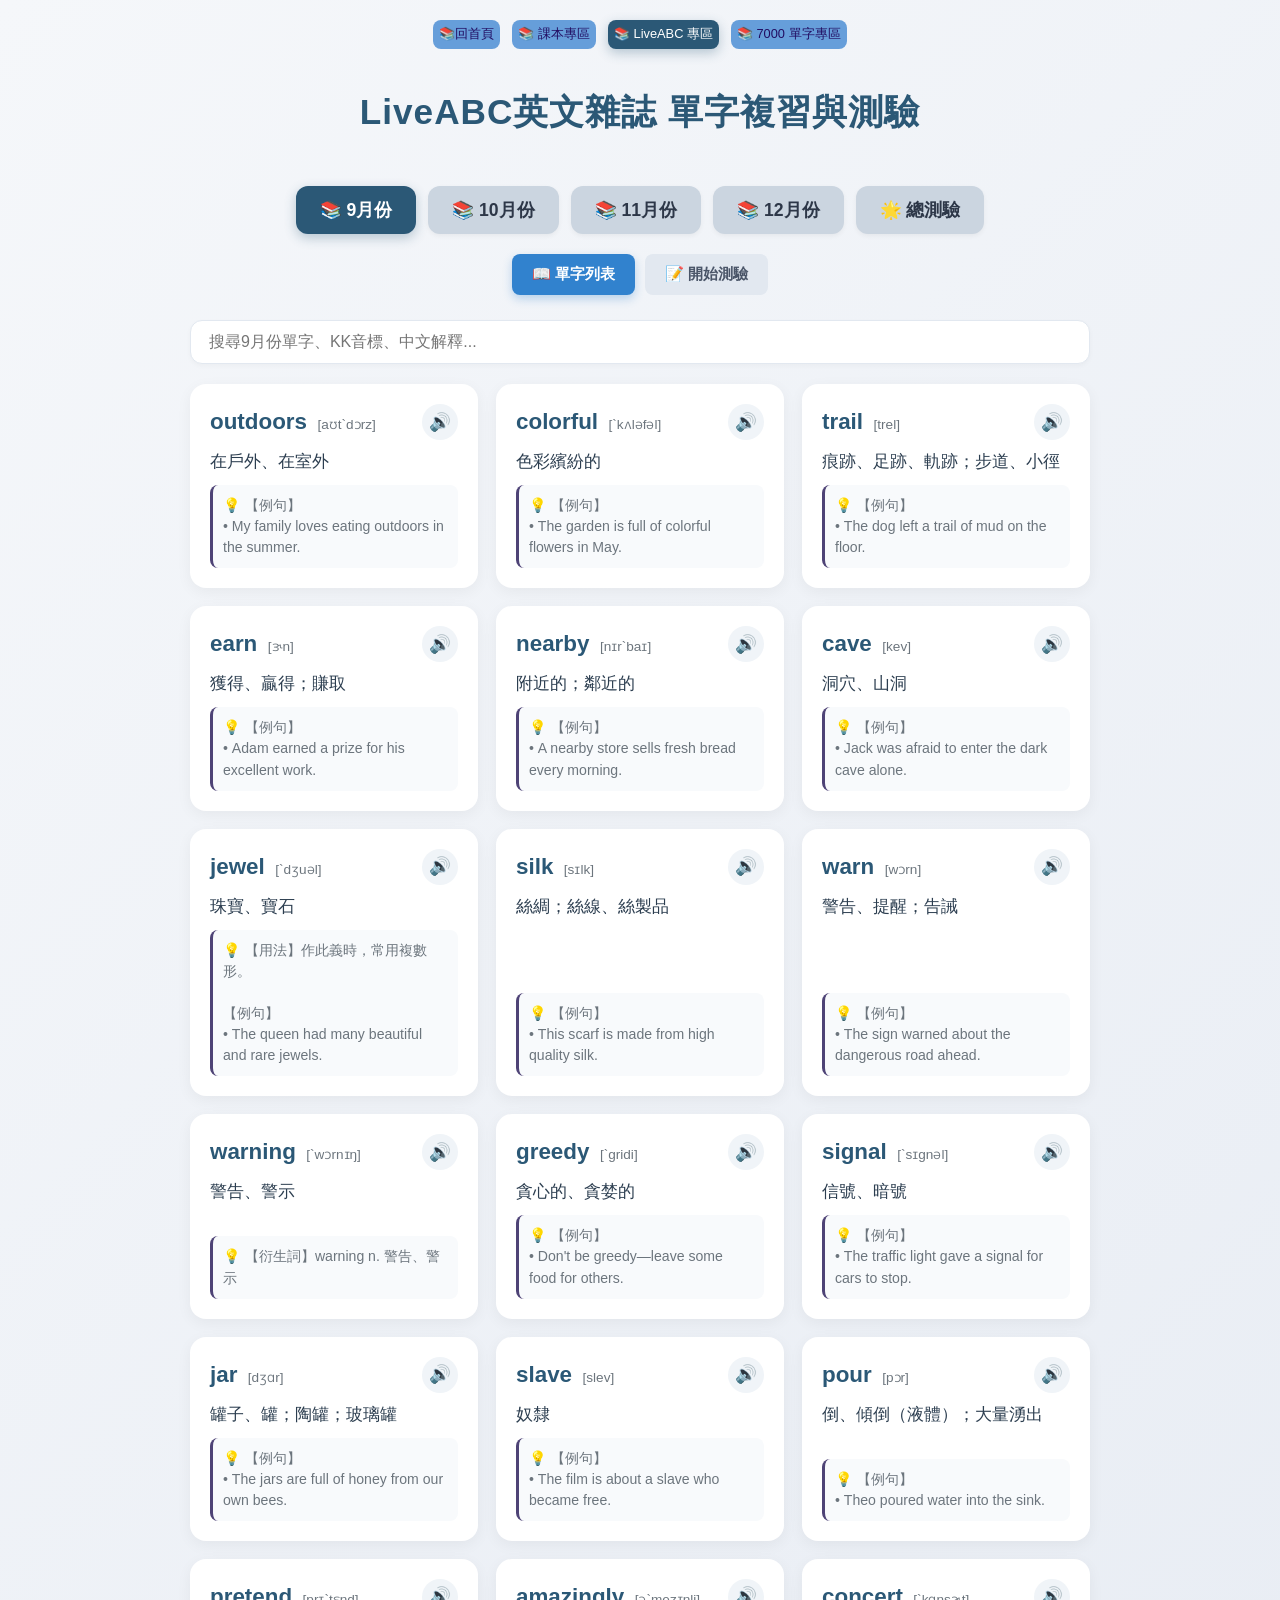
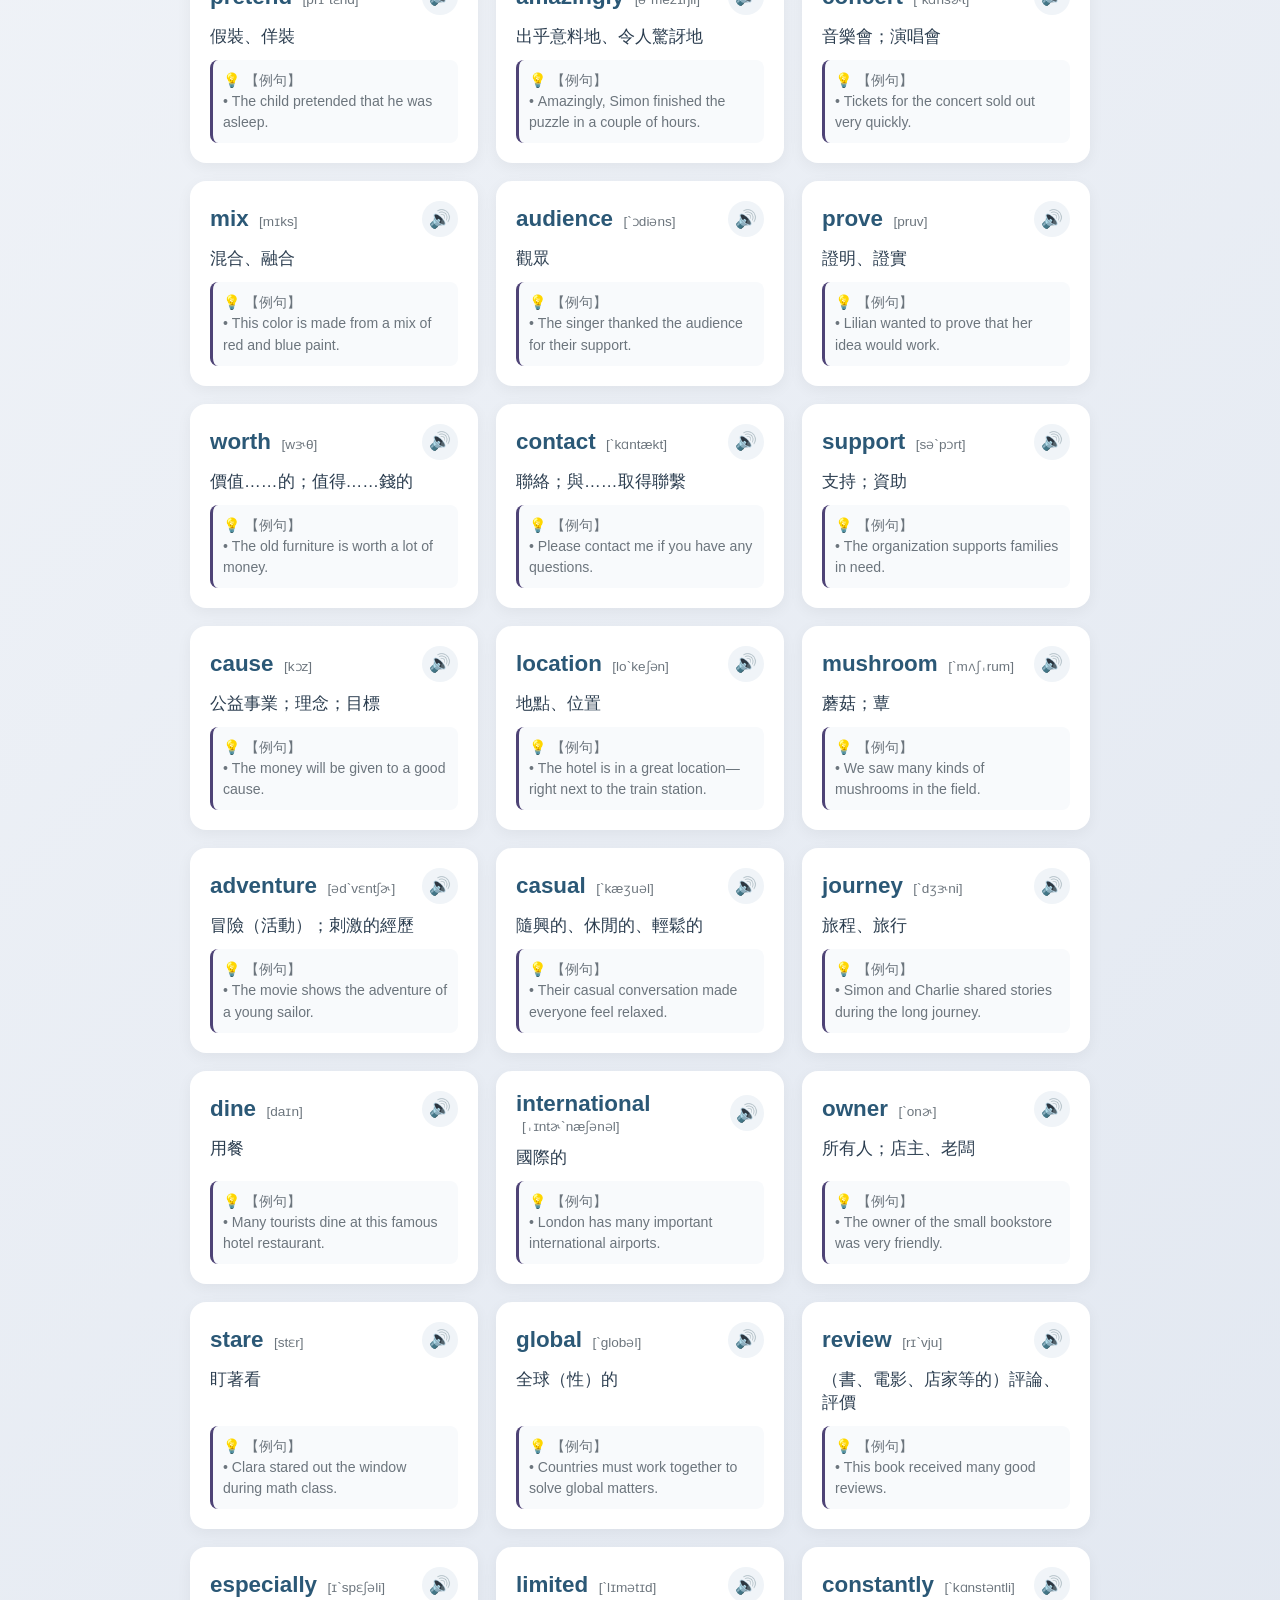
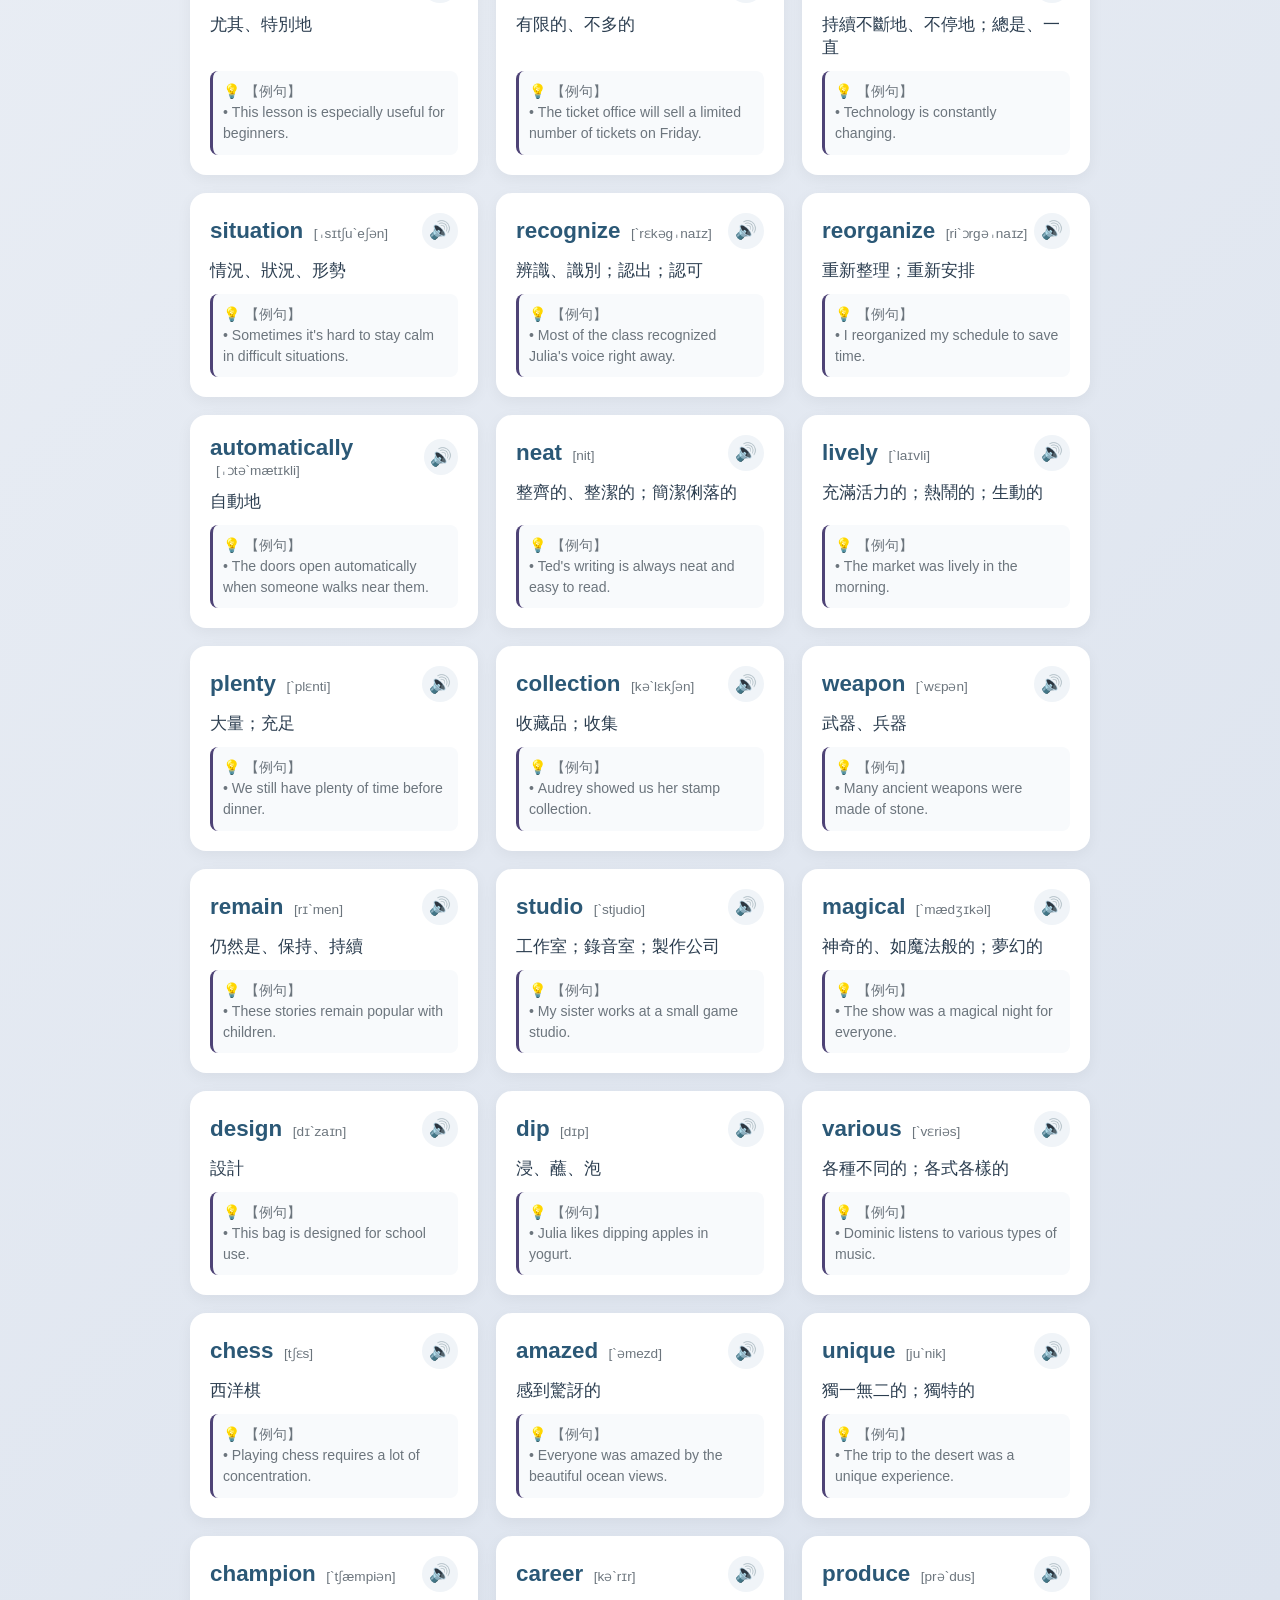
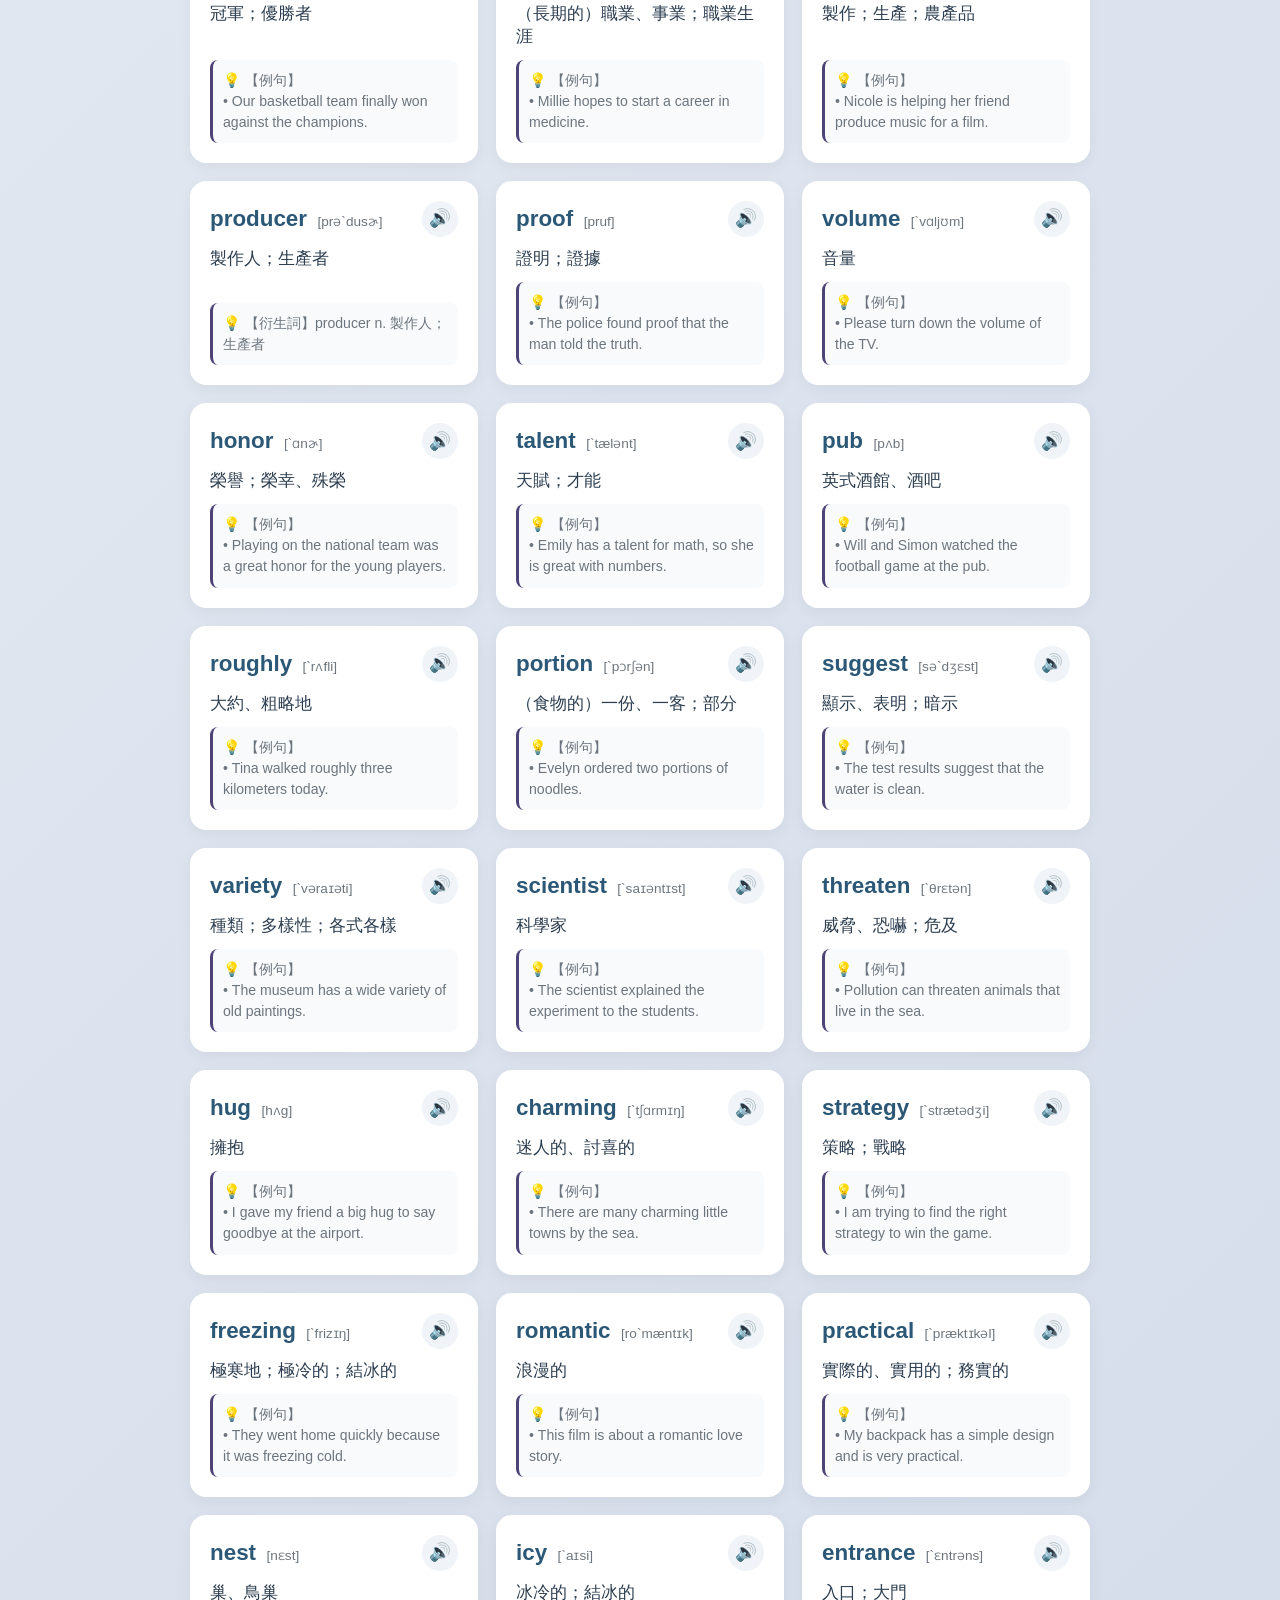
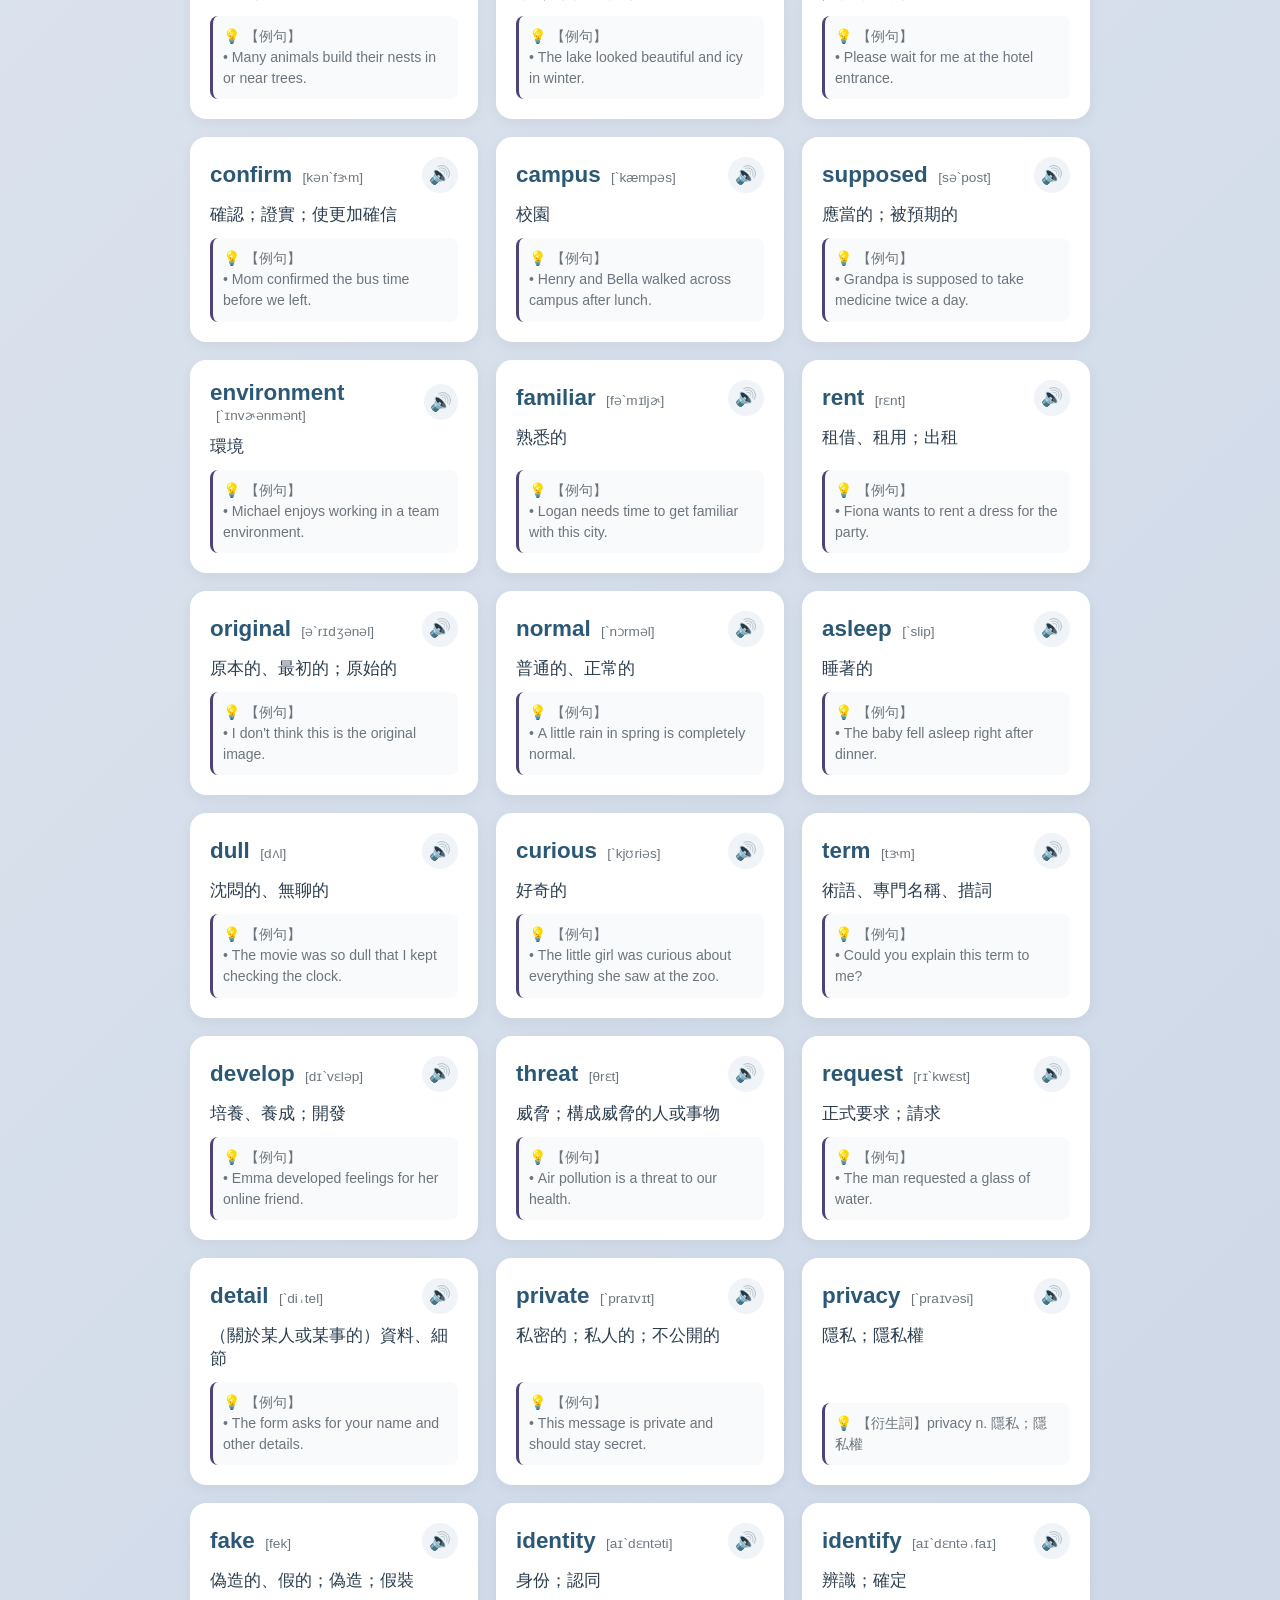
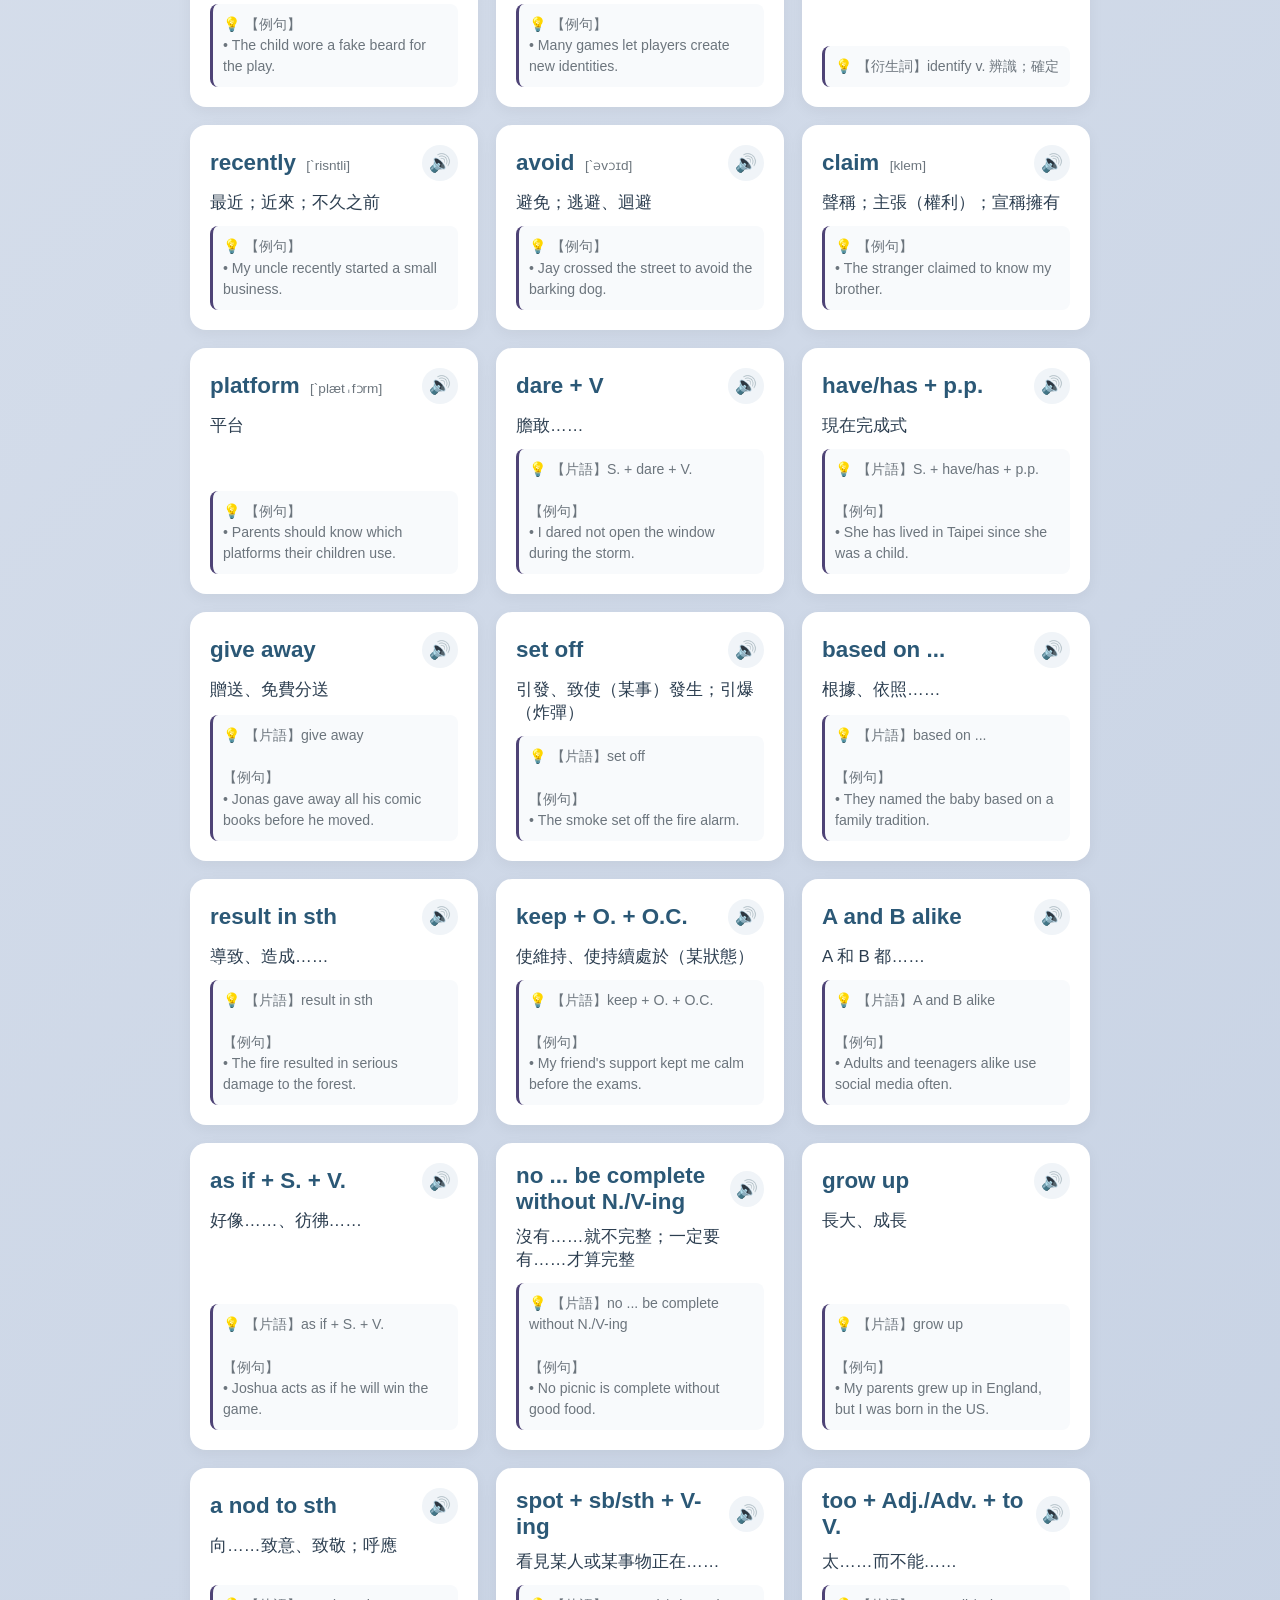
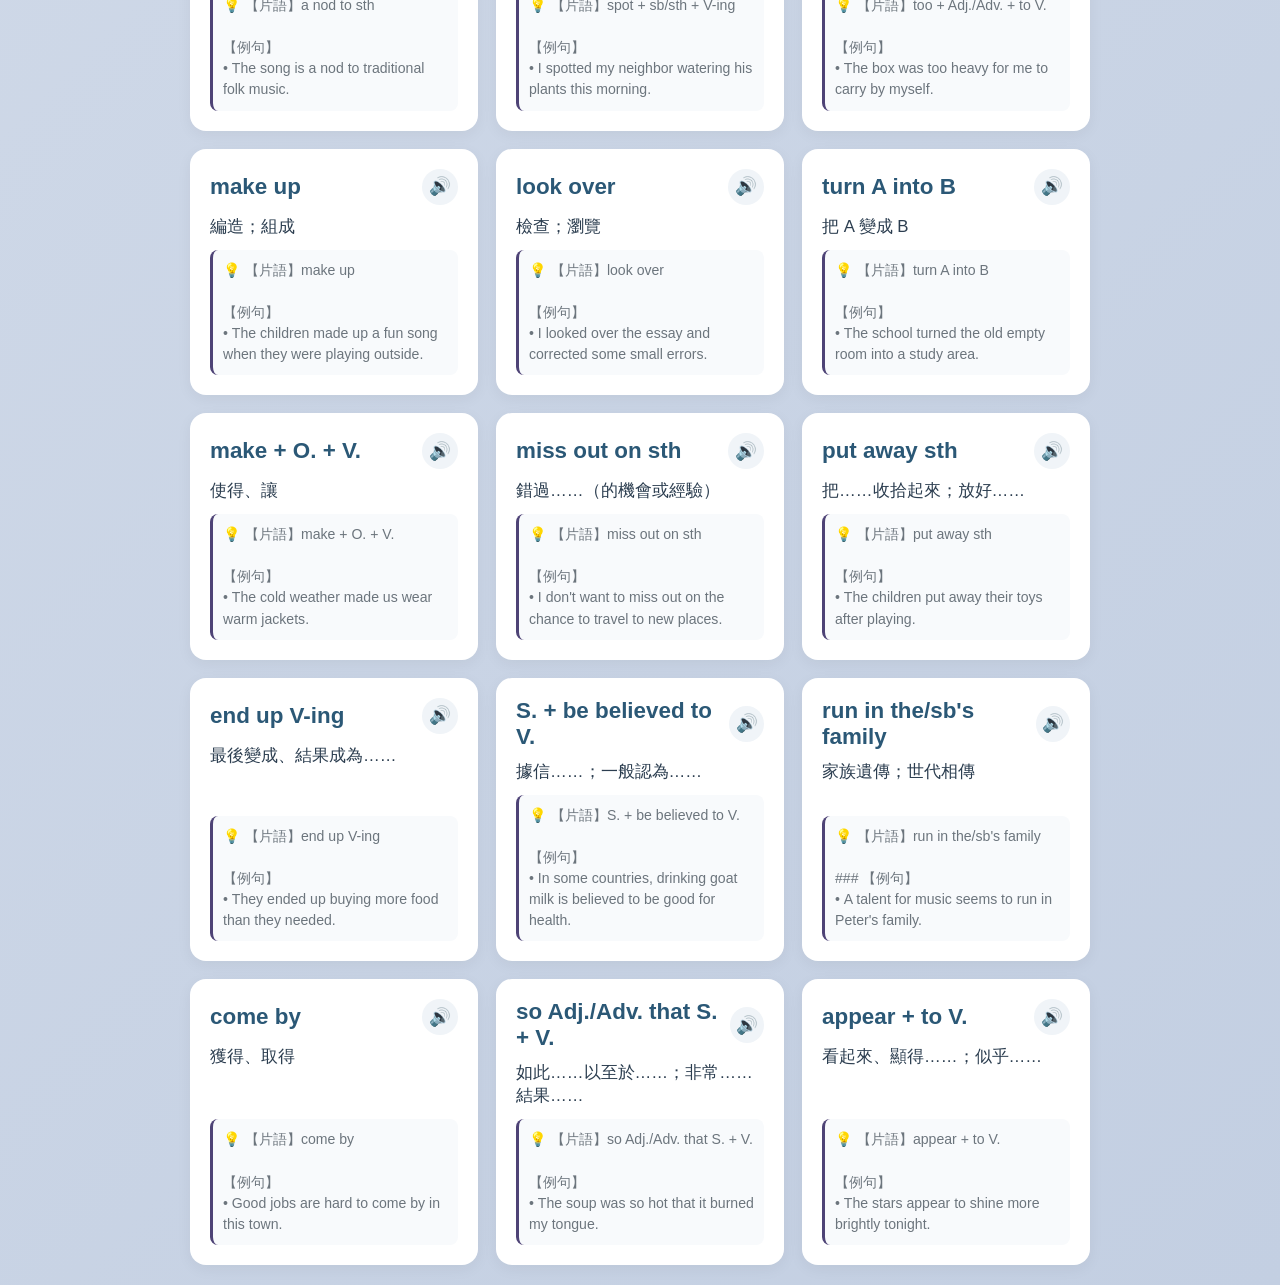
<file: LiveABC/index.html>
<!DOCTYPE html>
<html lang="zh-TW">
<head>
    <meta charset="UTF-8">
    <meta name="viewport" content="width=device-width, initial-scale=1.0">
    <title>LiveABC英文雜誌 單字複習與測驗</title>
    <link rel="stylesheet" href="../style.css">
    <style>
        
    </style>
</head>
<body>
    <div class="container">

         <div class="lesson-tabs">
             <button class="lesson1-btn lesson0-btn" onclick="location.href='../index.html'">📚回首頁</button>
            <button class="lesson1-btn  lesson0-btn" onclick="location.href='../TextBook/index.html'">📚 課本專區</button>
            <button class="lesson1-btn lesson0-btn active" onclick="location.href='../LiveABC/index.html'">📚 LiveABC 專區</button>
            <button class="lesson1-btn lesson0-btn" onclick="location.href='../7000/index.html'">📚 7000 單字專區</button>
        </div>

        
        <header>
            <h1>LiveABC英文雜誌 單字複習與測驗</h1>  
            <!-- <p>英文課本、7000核心單字、LiveABC單字片語，互動式學習與測驗</p> -->
        </header>

        <!-- 大分頁列 -->
        
       
        
        <div class="lesson-tabs">
            <button class="lesson-btn active" onclick="switchLesson('lesson1')">📚 9月份</button>
            <button class="lesson-btn" onclick="switchLesson('lesson2')">📚 10月份</button>
            <button class="lesson-btn" onclick="switchLesson('lesson3')">📚 11月份</button>
            <button class="lesson-btn" onclick="switchLesson('review1')">📚 12月份</button>
            <button class="lesson-btn" onclick="switchLesson('all')">🌟 總測驗</button>
        </div>

                   
            <!-- 主頁 index.html 的程式碼範例 -->



            
        

        <!-- ==================== 9月份內容容器 ==================== -->
        <div id="lesson1-container" class="lesson-content active">
            <div class="nav-tabs">
                <button class="tab-btn active" onclick="switchTab('l1', 'list')">📖 單字列表</button>
                <button class="tab-btn" onclick="switchTab('l1', 'quiz')">📝 開始測驗</button>
            </div>
            <div id="l1-list-tab" class="tab-content active">
                <div class="controls">
                    <input type="text" id="l1-searchInput" class="search-input" placeholder="搜尋9月份單字、KK音標、中文解釋..." onkeyup="filterWords('l1')">
                </div>
                <div class="word-grid" id="l1-wordGrid"></div>
            </div>
            <div id="l1-quiz-tab" class="tab-content">
                <div class="quiz-outer-card">
                    <div class="mode-header-title">🎯 9月份單字互動測驗</div>
                    <div class="mode-header-desc">請選擇您想要的測驗模式與題數，點擊開始挑戰！</div>
                    <div class="setup-panel" id="l1-quizSetupPanel">
                        <div class="setup-group">
                            <label>選擇測驗題型：</label>
                            <div class="setup-options">
                                <button class="setup-btn active" id="l1-typeChoiceBtn" onclick="setQuizType('l1', 'choice')">英選中 (看英選中)</button>
                                <button class="setup-btn" id="l1-typeChineseToEnglishBtn" onclick="setQuizType('l1', 'chineseToEnglish')">中選英 (看中選英)</button>
                                <button class="setup-btn" id="l1-typeSpellBtn" onclick="setQuizType('l1', 'spell')">手動拼字填空</button>
                            </div>
                        </div>
                        <div class="setup-group">
                            <label>選擇測驗題數：</label>
                            <div class="setup-options">
                                <button class="setup-btn active" id="l1-count10Btn" onclick="setQuizCount('l1', 10)">10 題</button>
                                <button class="setup-btn" id="l1-countAllBtn" onclick="setQuizCount('l1', 'all')">全部題數</button>
                            </div>
                        </div>
                        <button class="full-next-btn" onclick="startQuiz('l1')">🚀 開始作答</button>
                    </div>
                    <div id="l1-quizActiveArea" style="display: none;">
                        <div class="sticky-score-bar">
                            <span id="l1-quizProgress" style="font-weight: bold; color: #4a5568;">進度：0 / 10</span>
                            <span id="l1-quizScore" style="font-weight: bold; color: var(--btn-blue); font-size: 1.1rem;">得分：0 分</span>
                        </div>
                        <div class="quiz-inner-box">
                            <div class="question-label" id="l1-questionText">載入中...</div>
                            <div id="l1-quizAnswersArea" class="options-group"></div>
                            <div class="result-banner" id="l1-quizBanner"></div>
                        </div>
                        <button class="full-next-btn" id="l1-quizNextBtn" onclick="nextQuestion('l1')" style="display: none;">下一題 ➔</button>
                    </div>
                    <div id="l1-quizFinalResult" style="display: none; text-align: center; padding: 25px; background: #edf2f7; border-radius: 12px;">
                        <h2 style="margin-top: 0; color: #2d3748;">🎉 9月份測驗完成！</h2>
                        <p style="font-size: 1.1rem; color: #4a5568;">您的最終得分：</p>
                        <div id="l1-finalScoreDisplay" style="font-size: 3rem; font-weight: bold; color: var(--btn-blue); margin: 10px 0 20px 0;">0 / 100</div>
                        <div id="l1-wrongReviewContainer"></div>
                        <button class="full-next-btn" onclick="resetQuizSetup('l1')" style="max-width: 240px; margin: 20px auto 0 auto;">🔄 重新設定並再試一次</button>
                    </div>
                </div>
            </div>
        </div>

        <!-- ==================== 10月份內容容器 ==================== -->
        <div id="lesson2-container" class="lesson-content">
            <div class="nav-tabs">
                <button class="tab-btn active" onclick="switchTab('l2', 'list')">📖 單字列表</button>
                <button class="tab-btn" onclick="switchTab('l2', 'quiz')">📝 開始測驗</button>
            </div>
            <div id="l2-list-tab" class="tab-content active">
                <div class="controls">
                    <input type="text" id="l2-searchInput" class="search-input" placeholder="搜尋10月份單字、KK音標、中文解釋..." onkeyup="filterWords('l2')">
                </div>
                <div class="word-grid" id="l2-wordGrid"></div>
            </div>
            <div id="l2-quiz-tab" class="tab-content">
                <div class="quiz-outer-card">
                    <div class="mode-header-title">🎯 10月份單字互動測驗</div>
                    <div class="mode-header-desc">請選擇您想要的測驗模式與題數，點擊開始挑戰！</div>
                    <div class="setup-panel" id="l2-quizSetupPanel">
                        <div class="setup-group">
                            <label>選擇測驗題型：</label>
                            <div class="setup-options">
                                <button class="setup-btn active" id="l2-typeChoiceBtn" onclick="setQuizType('l2', 'choice')">英選中 (看英選中)</button>
                                <button class="setup-btn" id="l2-typeChineseToEnglishBtn" onclick="setQuizType('l2', 'chineseToEnglish')">中選英 (看中選英)</button>
                                <button class="setup-btn" id="l2-typeSpellBtn" onclick="setQuizType('l2', 'spell')">手動拼字填空</button>
                            </div>
                        </div>
                        <div class="setup-group">
                            <label>選擇測驗題數：</label>
                            <div class="setup-options">
                                <button class="setup-btn active" id="l2-count10Btn" onclick="setQuizCount('l2', 10)">10 題</button>
                                <button class="setup-btn" id="l2-countAllBtn" onclick="setQuizCount('l2', 'all')">全部題數</button>
                            </div>
                        </div>
                        <button class="full-next-btn" onclick="startQuiz('l2')">🚀 開始作答</button>
                    </div>
                    <div id="l2-quizActiveArea" style="display: none;">
                        <div class="sticky-score-bar">
                            <span id="l2-quizProgress" style="font-weight: bold; color: #4a5568;">進度：0 / 10</span>
                            <span id="l2-quizScore" style="font-weight: bold; color: var(--btn-blue); font-size: 1.1rem;">得分：0 分</span>
                        </div>
                        <div class="quiz-inner-box">
                            <div class="question-label" id="l2-questionText">載入中...</div>
                            <div id="l2-quizAnswersArea" class="options-group"></div>
                            <div class="result-banner" id="l2-quizBanner"></div>
                        </div>
                        <button class="full-next-btn" id="l2-quizNextBtn" onclick="nextQuestion('l2')" style="display: none;">下一題 ➔</button>
                    </div>
                    <div id="l2-quizFinalResult" style="display: none; text-align: center; padding: 25px; background: #edf2f7; border-radius: 12px;">
                        <h2 style="margin-top: 0; color: #2d3748;">🎉 10月份測驗完成！</h2>
                        <p style="font-size: 1.1rem; color: #4a5568;">您的最終得分：</p>
                        <div id="l2-finalScoreDisplay" style="font-size: 3rem; font-weight: bold; color: var(--btn-blue); margin: 10px 0 20px 0;">0 / 100</div>
                        <div id="l2-wrongReviewContainer"></div>
                        <button class="full-next-btn" onclick="resetQuizSetup('l2')" style="max-width: 240px; margin: 20px auto 0 auto;">🔄 重新設定並再試一次</button>
                    </div>
                </div>
            </div>
        </div>

        <!-- ==================== 11月份內容容器 ==================== -->
        <div id="lesson3-container" class="lesson-content">
            <div class="nav-tabs">
                <button class="tab-btn active" onclick="switchTab('l3', 'list')">📖 單字列表</button>
                <button class="tab-btn" onclick="switchTab('l3', 'quiz')">📝 開始測驗</button>
            </div>
            <div id="l3-list-tab" class="tab-content active">
                <div class="controls">
                    <input type="text" id="l3-searchInput" class="search-input" placeholder="搜尋11月份單字、KK音標、中文解釋..." onkeyup="filterWords('l3')">
                </div>
                <div class="word-grid" id="l3-wordGrid"></div>
            </div>
            <div id="l3-quiz-tab" class="tab-content">
                <div class="quiz-outer-card">
                    <div class="mode-header-title">🎯 12月單字互動測驗</div>
                    <div class="mode-header-desc">請選擇您想要的測驗模式與題數，點擊開始挑戰！</div>
                    <div class="setup-panel" id="l3-quizSetupPanel">
                        <div class="setup-group">
                            <label>選擇測驗題型：</label>
                            <div class="setup-options">
                                <button class="setup-btn active" id="l3-typeChoiceBtn" onclick="setQuizType('l3', 'choice')">英選中 (看英選中)</button>
                                <button class="setup-btn" id="l3-typeChineseToEnglishBtn" onclick="setQuizType('l3', 'chineseToEnglish')">中選英 (看中選英)</button>
                                <button class="setup-btn" id="l3-typeSpellBtn" onclick="setQuizType('l3', 'spell')">手動拼字填空</button>
                            </div>
                        </div>
                        <div class="setup-group">
                            <label>選擇測驗題數：</label>
                            <div class="setup-options">
                                <button class="setup-btn active" id="l3-count10Btn" onclick="setQuizCount('l3', 10)">10 題</button>
                                <button class="setup-btn" id="l3-countAllBtn" onclick="setQuizCount('l3', 'all')">全部題數</button>
                            </div>
                        </div>
                        <button class="full-next-btn" onclick="startQuiz('l3')">🚀 開始作答</button>
                    </div>
                    <div id="l3-quizActiveArea" style="display: none;">
                        <div class="sticky-score-bar">
                            <span id="l3-quizProgress" style="font-weight: bold; color: #4a5568;">進度：0 / 10</span>
                            <span id="l3-quizScore" style="font-weight: bold; color: var(--btn-blue); font-size: 1.1rem;">得分：0 分</span>
                        </div>
                        <div class="quiz-inner-box">
                            <div class="question-label" id="l3-questionText">載入中...</div>
                            <div id="l3-quizAnswersArea" class="options-group"></div>
                            <div class="result-banner" id="l3-quizBanner"></div>
                        </div>
                        <button class="full-next-btn" id="l3-quizNextBtn" onclick="nextQuestion('l3')" style="display: none;">下一題 ➔</button>
                    </div>
                    <div id="l3-quizFinalResult" style="display: none; text-align: center; padding: 25px; background: #edf2f7; border-radius: 12px;">
                        <h2 style="margin-top: 0; color: #2d3748;">🎉 11月份測驗完成！</h2>
                        <p style="font-size: 1.1rem; color: #4a5568;">您的最終得分：</p>
                        <div id="l3-finalScoreDisplay" style="font-size: 3rem; font-weight: bold; color: var(--btn-blue); margin: 10px 0 20px 0;">0 / 100</div>
                        <div id="l3-wrongReviewContainer"></div>
                        <button class="full-next-btn" onclick="resetQuizSetup('l3')" style="max-width: 240px; margin: 20px auto 0 auto;">🔄 重新設定並再試一次</button>
                    </div>
                </div>
            </div>
        </div>

        <!-- ==================== Review 1 內容容器 ==================== -->
        <div id="review1-container" class="lesson-content">
            <div class="nav-tabs">
                <button class="tab-btn active" onclick="switchTab('rev1', 'list')">📖 單字列表</button>
                <button class="tab-btn" onclick="switchTab('rev1', 'quiz')">📝 開始測驗</button>
            </div>
            <div id="rev1-list-tab" class="tab-content active">
                <div class="controls">
                    <input type="text" id="rev1-searchInput" class="search-input" placeholder="搜尋 Review 1 單字、片語、KK音標、中文解釋..." onkeyup="filterWords('rev1')">
                </div>
                <div class="word-grid" id="rev1-wordGrid"></div>
            </div>
            <div id="rev1-quiz-tab" class="tab-content">
                <div class="quiz-outer-card">
                    <div class="mode-header-title">🎯 Review 1 單字片語互動測驗</div>
                    <div class="mode-header-desc">請選擇您想要的測驗模式與題數，點擊開始挑戰！</div>
                    <div class="setup-panel" id="rev1-quizSetupPanel">
                        <div class="setup-group">
                            <label>選擇測驗題型：</label>
                            <div class="setup-options">
                                <button class="setup-btn active" id="rev1-typeChoiceBtn" onclick="setQuizType('rev1', 'choice')">英選中 (看英選中)</button>
                                <button class="setup-btn" id="rev1-typeChineseToEnglishBtn" onclick="setQuizType('rev1', 'chineseToEnglish')">中選英 (看中選英)</button>
                                <button class="setup-btn" id="rev1-typeSpellBtn" onclick="setQuizType('rev1', 'spell')">手動拼字填空</button>
                            </div>
                        </div>
                        <div class="setup-group">
                            <label>選擇測驗題數：</label>
                            <div class="setup-options">
                                <button class="setup-btn active" id="rev1-count10Btn" onclick="setQuizCount('rev1', 10)">10 題</button>
                                <button class="setup-btn" id="rev1-countAllBtn" onclick="setQuizCount('rev1', 'all')">全部題數</button>
                            </div>
                        </div>
                        <button class="full-next-btn" onclick="startQuiz('rev1')">🚀 開始作答</button>
                    </div>
                    <div id="rev1-quizActiveArea" style="display: none;">
                        <div class="sticky-score-bar">
                            <span id="rev1-quizProgress" style="font-weight: bold; color: #4a5568;">進度：0 / 10</span>
                            <span id="rev1-quizScore" style="font-weight: bold; color: var(--btn-blue); font-size: 1.1rem;">得分：0 分</span>
                        </div>
                        <div class="quiz-inner-box">
                            <div class="question-label" id="rev1-questionText">載入中...</div>
                            <div id="rev1-quizAnswersArea" class="options-group"></div>
                            <div class="result-banner" id="rev1-quizBanner"></div>
                        </div>
                        <button class="full-next-btn" id="rev1-quizNextBtn" onclick="nextQuestion('rev1')" style="display: none;">下一題 ➔</button>
                    </div>
                    <div id="rev1-quizFinalResult" style="display: none; text-align: center; padding: 25px; background: #edf2f7; border-radius: 12px;">
                        <h2 style="margin-top: 0; color: #2d3748;">🎉 Review 1 測驗完成！</h2>
                        <p style="font-size: 1.1rem; color: #4a5568;">您的最終得分：</p>
                        <div id="rev1-finalScoreDisplay" style="font-size: 3rem; font-weight: bold; color: var(--btn-blue); margin: 10px 0 20px 0;">0 / 100</div>
                        <div id="rev1-wrongReviewContainer"></div>
                        <button class="full-next-btn" onclick="resetQuizSetup('rev1')" style="max-width: 240px; margin: 20px auto 0 auto;">🔄 重新設定並再試一次</button>
                    </div>
                </div>
            </div>
        </div>

        <!-- ==================== 總測驗 (All Lessons) 內容容器 ==================== -->
        <div id="all-container" class="lesson-content">
            <div class="nav-tabs">
                <button class="tab-btn active" onclick="switchTab('all', 'list')">📖 全部單字總覽</button>
                <button class="tab-btn" onclick="switchTab('all', 'quiz')">📝 開始總測驗</button>
            </div>
            <div id="all-list-tab" class="tab-content active">
                <div class="controls">
                    <input type="text" id="all-searchInput" class="search-input" placeholder="搜尋所有課程單字、片語、KK音標、中文解釋..." onkeyup="filterWords('all')">
                </div>
                <div class="word-grid" id="all-wordGrid"></div>
            </div>
            <div id="all-quiz-tab" class="tab-content">
                <div class="quiz-outer-card">
                    <div class="mode-header-title">🌟 總測驗（涵蓋全部單字與片語）</div>
                    <div class="mode-header-desc">請選擇您想要的測驗模式與題數，挑戰跨課綜合單字大考驗！</div>
                    <div class="setup-panel" id="all-quizSetupPanel">
                        <div class="setup-group">
                            <label>選擇測驗題型：</label>
                            <div class="setup-options">
                                <button class="setup-btn active" id="all-typeChoiceBtn" onclick="setQuizType('all', 'choice')">英選中 (看英選中)</button>
                                <button class="setup-btn" id="all-typeChineseToEnglishBtn" onclick="setQuizType('all', 'chineseToEnglish')">中選英 (看中選英)</button>
                                <button class="setup-btn" id="all-typeSpellBtn" onclick="setQuizType('all', 'spell')">手動拼字填空</button>
                            </div>
                        </div>
                        <div class="setup-group">
                            <label>選擇測驗題數：</label>
                            <div class="setup-options">
                                <button class="setup-btn active" id="all-count10Btn" onclick="setQuizCount('all', 10)">10 題</button>
                                <button class="setup-btn" id="all-count20Btn" onclick="setQuizCount('all', 20)">20 題</button>
                                <button class="setup-btn" id="all-countAllBtn" onclick="setQuizCount('all', 'all')">全部題數</button>
                            </div>
                        </div>
                        <button class="full-next-btn" onclick="startQuiz('all')">🚀 開始總測驗</button>
                    </div>
                    <div id="all-quizActiveArea" style="display: none;">
                        <div class="sticky-score-bar">
                            <span id="all-quizProgress" style="font-weight: bold; color: #4a5568;">進度：0 / 10</span>
                            <span id="all-quizScore" style="font-weight: bold; color: var(--btn-blue); font-size: 1.1rem;">得分：0 分</span>
                        </div>
                        <div class="quiz-inner-box">
                            <div class="question-label" id="all-questionText">載入中...</div>
                            <div id="all-quizAnswersArea" class="options-group"></div>
                            <div class="result-banner" id="all-quizBanner"></div>
                        </div>
                        <button class="full-next-btn" id="all-quizNextBtn" onclick="nextQuestion('all')" style="display: none;">下一題 ➔</button>
                    </div>
                    <div id="all-quizFinalResult" style="display: none; text-align: center; padding: 25px; background: #edf2f7; border-radius: 12px;">
                        <h2 style="margin-top: 0; color: #2d3748;">🎉 總測驗完成！</h2>
                        <p style="font-size: 1.1rem; color: #4a5568;">您的最終得分：</p>
                        <div id="all-finalScoreDisplay" style="font-size: 3rem; font-weight: bold; color: var(--btn-blue); margin: 10px 0 20px 0;">0 / 100</div>
                        <div id="all-wrongReviewContainer"></div>
                        <button class="full-next-btn" onclick="resetQuizSetup('all')" style="max-width: 240px; margin: 20px auto 0 auto;">🔄 重新設定並再試一次</button>
                    </div>
                </div>
            </div>
        </div>

    </div>


     <script src="liveABC.js"></script>

    <script>
       

        /* --- Web Audio API 提示音效產生器 --- */
        let audioCtx = null;
        function getAudioContext() {
            if (!audioCtx) {
                audioCtx = new (window.AudioContext || window.webkitAudioContext)();
            }
            if (audioCtx.state === 'suspended') {
                audioCtx.resume();
            }
            return audioCtx;
        }

        // 答對音效：輕快上揚的雙音「叮咚」
        function playDingDongSound() {
            try {
                const ctx = getAudioContext();
                const now = ctx.currentTime;
                
                const osc1 = ctx.createOscillator();
                const gain1 = ctx.createGain();
                osc1.type = 'sine';
                osc1.frequency.setValueAtTime(523.25, now);
                gain1.gain.setValueAtTime(0.3, now);
                gain1.gain.exponentialRampToValueAtTime(0.001, now + 0.2);
                osc1.connect(gain1);
                gain1.connect(ctx.destination);
                osc1.start(now);
                osc1.stop(now + 0.2);

                const osc2 = ctx.createOscillator();
                const gain2 = ctx.createGain();
                osc2.type = 'sine';
                osc2.frequency.setValueAtTime(659.25, now + 0.12);
                gain2.gain.setValueAtTime(0.3, now + 0.12);
                gain2.gain.exponentialRampToValueAtTime(0.001, now + 0.35);
                osc2.connect(gain2);
                gain2.connect(ctx.destination);
                osc2.start(now + 0.12);
                osc2.stop(now + 0.35);
            } catch (e) {
                console.log("Audio not supported or blocked");
            }
        }

        // 答錯音效：低沉下行的雙音「喔喔」
        function playWrongSound() {
            try {
                const ctx = getAudioContext();
                const now = ctx.currentTime;

                const osc1 = ctx.createOscillator();
                const gain1 = ctx.createGain();
                osc1.type = 'sawtooth';
                osc1.frequency.setValueAtTime(180, now);
                osc1.frequency.exponentialRampToValueAtTime(140, now + 0.18);
                gain1.gain.setValueAtTime(0.2, now);
                gain1.gain.exponentialRampToValueAtTime(0.001, now + 0.18);
                osc1.connect(gain1);
                gain1.connect(ctx.destination);
                osc1.start(now);
                osc1.stop(now + 0.18);

                const osc2 = ctx.createOscillator();
                const gain2 = ctx.createGain();
                osc2.type = 'sawtooth';
                osc2.frequency.setValueAtTime(130, now + 0.18);
                osc2.frequency.exponentialRampToValueAtTime(100, now + 0.38);
                gain2.gain.setValueAtTime(0.2, now + 0.18);
                gain2.gain.exponentialRampToValueAtTime(0.001, now + 0.38);
                osc2.connect(gain2);
                gain2.connect(ctx.destination);
                osc2.start(now + 0.18);
                osc2.stop(now + 0.38);
            } catch (e) {
                console.log("Audio not supported or blocked");
            }
        }

        // 語音播放
        function speak(text) {
            if ('speechSynthesis' in window) {
                window.speechSynthesis.cancel();
                const utterance = new SpeechSynthesisUtterance(text);
                utterance.lang = 'en-US';
                utterance.rate = 0.9;
                window.speechSynthesis.speak(utterance);
            } else {
                alert('您的瀏覽器不支援語音播放功能。');
            }
        }

        // 渲染單字卡
        function renderWords(lessonId, words) {
            const grid = document.getElementById(lessonId + '-wordGrid');
            if (!grid) return;
            grid.innerHTML = '';
            words.forEach(item => {
                const card = document.createElement('div');
                card.className = 'word-card';
                card.innerHTML = `
                    <div>
                        <div class="word-header">
                            <div>
                                <span class="word-title">${item.vocab}</span>
                                <span style="font-size:0.85rem; color:var(--text-sub); margin-left:6px;">${item.kk || ''}</span>
                            </div>
                            <button class="speech-btn" onclick="speak('${item.vocab}')" title="朗讀">🔊</button>
                        </div>
                        <div class="word-def">${item.definition}</div>
                    </div>
                    ${item.extension ? `<div class="word-ext">💡 ${item.extension}</div>` : ''}
                `;
                grid.appendChild(card);
            });
        }

        // 搜尋過濾
        function filterWords(lessonId) {
            const query = document.getElementById(lessonId + '-searchInput').value.toLowerCase();
            const data = (lessonId === 'l1') ? magazine9WordsData : (lessonId === 'l2' ? lesson2Data : (lessonId === 'l3' ? lesson3Data : (lessonId === 'rev1' ? review1Data : allData)));
            const filtered = data.filter(item => 
                item.vocab.toLowerCase().includes(query) || 
                (item.kk && item.kk.toLowerCase().includes(query)) ||
                item.definition.toLowerCase().includes(query) ||
                (item.extension && item.extension.toLowerCase().includes(query))
            );
            renderWords(lessonId, filtered);
        }

        // 大分頁切換
        function switchLesson(lessonName) {
            document.querySelectorAll('.lesson-btn').forEach(btn => btn.classList.remove('active'));
            document.querySelectorAll('.lesson-content').forEach(content => content.classList.remove('active'));

            if (lessonName === 'lesson1') {
                document.querySelectorAll('.lesson-btn')[0].classList.add('active');
                document.getElementById('lesson1-container').classList.add('active');
            } else if (lessonName === 'lesson2') {
                document.querySelectorAll('.lesson-btn')[1].classList.add('active');
                document.getElementById('lesson2-container').classList.add('active');
            } else if (lessonName === 'lesson3') {
                document.querySelectorAll('.lesson-btn')[2].classList.add('active');
                document.getElementById('lesson3-container').classList.add('active');
            } else if (lessonName === 'review1') {
                document.querySelectorAll('.lesson-btn')[3].classList.add('active');
                document.getElementById('review1-container').classList.add('active');
            } else {
                document.querySelectorAll('.lesson-btn')[4].classList.add('active');
                document.getElementById('all-container').classList.add('active');
            }
        }

        // 小分頁切換
        function switchTab(lessonId, tabName) {
            const containerId = lessonId === 'l1' ? 'lesson1-container' : (lessonId === 'l2' ? 'lesson2-container' : (lessonId === 'l3' ? 'lesson3-container' : (lessonId === 'rev1' ? 'review1-container' : 'all-container')));
            const container = document.getElementById(containerId);
            container.querySelectorAll('.tab-btn').forEach(btn => btn.classList.remove('active'));
            container.querySelectorAll('.tab-content').forEach(content => content.classList.remove('active'));
            
            if (tabName === 'list') {
                container.querySelectorAll('.tab-btn')[0].classList.add('active');
                document.getElementById(lessonId + '-list-tab').classList.add('active');
            } else {
                container.querySelectorAll('.tab-btn')[1].classList.add('active');
                document.getElementById(lessonId + '-quiz-tab').classList.add('active');
            }
        }

        /* --- 測驗設定與執行狀態 --- */
        const quizState = {
            l1: { type: 'choice', count: 10, list: [], index: 0, score: 0, wrongItems: [], isAnswered: false },
            l2: { type: 'choice', count: 10, list: [], index: 0, score: 0, wrongItems: [], isAnswered: false },
            l3: { type: 'choice', count: 10, list: [], index: 0, score: 0, wrongItems: [], isAnswered: false },
            rev1: { type: 'choice', count: 10, list: [], index: 0, score: 0, wrongItems: [], isAnswered: false },
            all: { type: 'choice', count: 10, list: [], index: 0, score: 0, wrongItems: [], isAnswered: false }
        };

        function setQuizType(lessonId, type) {
            quizState[lessonId].type = type;
            document.getElementById(lessonId + '-typeChoiceBtn').classList.toggle('active', type === 'choice');
            document.getElementById(lessonId + '-typeChineseToEnglishBtn').classList.toggle('active', type === 'chineseToEnglish');
            document.getElementById(lessonId + '-typeSpellBtn').classList.toggle('active', type === 'spell');
        }

        function setQuizCount(lessonId, count) {
            quizState[lessonId].count = count;
            document.getElementById(lessonId + '-count10Btn').classList.toggle('active', count === 10);
            const count20Btn = document.getElementById(lessonId + '-count20Btn');
            if (count20Btn) count20Btn.classList.toggle('active', count === 20);
            const allBtn = document.getElementById(lessonId + '-countAllBtn');
            if (allBtn) allBtn.classList.toggle('active', count === 'all');
        }

        function resetQuizSetup(lessonId) {

            // 【恢復顯示】把剛剛隱藏的導覽列、標題、大分頁選單全部顯示回來
            document.querySelectorAll('.lesson-tabs').forEach(el => el.style.display = '');
            const header = document.querySelector('header');
            if (header) header.style.display = '';

            
            document.getElementById(lessonId + '-quizFinalResult').style.display = 'none';
            document.getElementById(lessonId + '-quizActiveArea').style.display = 'none';
            document.getElementById(lessonId + '-quizSetupPanel').style.display = 'block';
        }

        function getDataByLessonId(lessonId) {
            if (lessonId === 'l1') return magazine9WordsData;
            if (lessonId === 'l2') return magazine10WordsData;
            if (lessonId === 'l3') return magazine11WordsData;
            if (lessonId === 'rev1') return magazine12WordsData;
            return allData;
        }

        function startQuiz(lessonId) {
            getAudioContext(); // 預先解鎖音效權限

            // 【最方便的隱藏方式】直接把畫面最上面的導覽列、標題、大分頁選單隱藏
            document.querySelectorAll('.lesson-tabs').forEach(el => el.style.display = 'none');
            const header = document.querySelector('header');
            if (header) header.style.display = 'none';


            document.getElementById(lessonId + '-quizSetupPanel').style.display = 'none';
            document.getElementById(lessonId + '-quizActiveArea').style.display = 'block';

            const sourceData = getDataByLessonId(lessonId);
            const state = quizState[lessonId];
            state.score = 0;
            state.index = 0;
            state.wrongItems = [];
            
            const sliceCount = (state.count === 'all') ? sourceData.length : Math.min(state.count, sourceData.length);
            state.list = [...sourceData].sort(() => 0.5 - Math.random()).slice(0, sliceCount);

            loadQuestion(lessonId);
        }

        function loadQuestion(lessonId) {
            const state = quizState[lessonId];
            state.isAnswered = false; // 重置答題鎖定狀態
            const currentWord = state.list[state.index];
            const sourceData = getDataByLessonId(lessonId);

            const banner = document.getElementById(lessonId + '-quizBanner');
            banner.style.display = 'none';
            banner.className = 'result-banner';
            banner.innerHTML = '';
            document.getElementById(lessonId + '-quizNextBtn').style.display = 'none';

            document.getElementById(lessonId + '-quizProgress').innerText = `進度：${state.index + 1} / ${state.list.length}`;
            document.getElementById(lessonId + '-quizScore').innerText = `得分：${state.score} 分`;

            const qText = document.getElementById(lessonId + '-questionText');
            const ansArea = document.getElementById(lessonId + '-quizAnswersArea');
            ansArea.innerHTML = '';

            if (state.type === 'choice') {
                // 英選中
                qText.innerHTML = `請選出 "<span style="color:var(--primary);">${currentWord.vocab}</span>" 的正確意思：`;
                
                let options = [currentWord.definition];
                const otherDefs = sourceData.filter(w => w.vocab !== currentWord.vocab).map(w => w.definition);
                const shuffledOthers = otherDefs.sort(() => 0.5 - Math.random()).slice(0, 3);
                options = options.concat(shuffledOthers).sort(() => 0.5 - Math.random());

                const prefixLabels = ['(A) ', '(B) ', '(C) ', '(D) '];
                options.forEach((opt, idx) => {
                    const btn = document.createElement('button');
                    btn.className = 'single-option-btn';
                    btn.setAttribute('data-val', opt);
                    btn.innerHTML = `<strong>${prefixLabels[idx]}</strong>${opt}`;
                    btn.onclick = () => {
                        if (state.isAnswered) return;
                        checkChoiceAnswer(lessonId, btn, opt === currentWord.definition, currentWord, 'choice');
                    };
                    ansArea.appendChild(btn);
                });
            } else if (state.type === 'chineseToEnglish') {
                // 中選英
                qText.innerHTML = `請選出中文 "<span style="color:var(--primary);">${currentWord.definition}</span>" 的正確英文單字/片語：`;

                let options = [currentWord.vocab];
                const otherVocabs = sourceData.filter(w => w.vocab !== currentWord.vocab).map(w => w.vocab);
                const shuffledOthers = otherVocabs.sort(() => 0.5 - Math.random()).slice(0, 3);
                options = options.concat(shuffledOthers).sort(() => 0.5 - Math.random());

                const prefixLabels = ['(A) ', '(B) ', '(C) ', '(D) '];
                options.forEach((opt, idx) => {
                    const btn = document.createElement('button');
                    btn.className = 'single-option-btn';
                    btn.setAttribute('data-val', opt);
                    btn.innerHTML = `<strong>${prefixLabels[idx]}</strong>${opt}`;
                    btn.onclick = () => {
                        if (state.isAnswered) return;
                        checkChoiceAnswer(lessonId, btn, opt === currentWord.vocab, currentWord, 'chineseToEnglish');
                    };
                    ansArea.appendChild(btn);
                });
            } else {
                // 手動拼字
                qText.innerHTML = `請根據中文意思，拼出正確的英文單字或片語：<br><span style="color:var(--primary); font-size:1.3rem;">"${currentWord.definition}"</span> <span style="font-size:0.9rem; color:var(--text-sub);">${currentWord.kk || ''}</span>`;

                ansArea.innerHTML = `
                    <div class="input-group">
                        <input type="text" id="${lessonId}-spellUserInput" class="spell-input" placeholder="請輸入英文單字或片語..." autocomplete="off" autocapitalize="none" onkeydown="if(event.key === 'Enter') { event.preventDefault(); checkSpellAnswer('${lessonId}'); }">
                        <button class="action-sub-btn" id="${lessonId}-spellSubmitBtn" onclick="checkSpellAnswer('${lessonId}')">送出</button>
                    </div>
                `;
                document.getElementById(lessonId + '-spellUserInput').focus();
            }
        }

        function checkChoiceAnswer(lessonId, selectedBtn, isCorrect, currentWord, mode) {
            const state = quizState[lessonId];
            if (state.isAnswered) return;
            state.isAnswered = true;

            const buttons = document.querySelectorAll('#' + lessonId + '-quizAnswersArea .single-option-btn');
            buttons.forEach(btn => {
                btn.disabled = true;
                btn.classList.add('disabled-muted');
            });

            const banner = document.getElementById(lessonId + '-quizBanner');
            let extText = currentWord.extension ? `<div class="banner-ext-info">💡 詳解與補充：<br>${currentWord.extension}</div>` : '';
            const pointsPerQ = Math.round(100 / state.list.length);

            const targetVal = (mode === 'choice') ? currentWord.definition : currentWord.vocab;

            if (isCorrect) {
                state.score += pointsPerQ;
                selectedBtn.classList.remove('disabled-muted');
                selectedBtn.classList.add('selected-correct');
                banner.className = 'result-banner correct';
                banner.innerHTML = `🎉 答對了！ ${extText}`;
                playDingDongSound();
            } else {
                selectedBtn.classList.remove('disabled-muted');
                selectedBtn.classList.add('selected-wrong');
                buttons.forEach(btn => {
                    if (btn.getAttribute('data-val') === targetVal) {
                        btn.classList.remove('disabled-muted');
                        btn.classList.add('selected-correct');
                    }
                });
                banner.className = 'result-banner wrong';
                banner.innerHTML = `✕ 答錯囉！正確答案是：<strong>${targetVal}</strong> ${extText}`;
                playWrongSound();
                
                if (!state.wrongItems.some(item => item.vocab === currentWord.vocab)) {
                    state.wrongItems.push(currentWord);
                }
            }

            document.getElementById(lessonId + '-quizScore').innerText = `得分：${state.score} 分`;
            showNextButton(lessonId);
        }

        function checkSpellAnswer(lessonId) {
            const state = quizState[lessonId];
            if (state.isAnswered) return;

            const inputField = document.getElementById(lessonId + '-spellUserInput');
            if (!inputField || inputField.disabled) return;

            const userVal = inputField.value.trim().toLowerCase();
            if (!userVal) {
                inputField.focus();
                return;
            }

            state.isAnswered = true;
            inputField.disabled = true;
            const submitBtn = document.getElementById(lessonId + '-spellSubmitBtn');
            if (submitBtn) submitBtn.disabled = true;

            const currentWord = state.list[state.index];
            const correctVal = currentWord.vocab.toLowerCase();
            const banner = document.getElementById(lessonId + '-quizBanner');
            let extText = currentWord.extension ? `<div class="banner-ext-info">💡 詳解與補充：<br>${currentWord.extension}</div>` : '';
            const pointsPerQ = Math.round(100 / state.list.length);
            const isCorrect = (userVal === correctVal);

            if (isCorrect) {
                state.score += pointsPerQ;
                inputField.classList.add('correct-input');
                banner.className = 'result-banner correct';
                banner.innerHTML = `🎉 拼寫正確！ ${extText}`;
                playDingDongSound();
            } else {
                inputField.classList.add('wrong-input');
                banner.className = 'result-banner wrong';
                banner.innerHTML = `✕ 拼寫錯誤！正確答案是：<strong>${currentWord.vocab}</strong> ${extText}`;
                playWrongSound();
                
                if (!state.wrongItems.some(item => item.vocab === currentWord.vocab)) {
                    state.wrongItems.push(currentWord);
                }
            }

            document.getElementById(lessonId + '-quizScore').innerText = `得分：${state.score} 分`;
            showNextButton(lessonId);
        }

        function showNextButton(lessonId) {
            const state = quizState[lessonId];
            const nextBtn = document.getElementById(lessonId + '-quizNextBtn');
            if (state.index < state.list.length - 1) {
                nextBtn.innerText = '下一題 ➔';
            } else {
                nextBtn.innerText = '查看測驗結果與錯題整理 🏆';
            }
            nextBtn.style.display = 'block';
            nextBtn.focus();
        }

        function nextQuestion(lessonId) {
            const state = quizState[lessonId];
            state.index++;
            if (state.index < state.list.length) {
                loadQuestion(lessonId);
            } else {
                document.getElementById(lessonId + '-quizActiveArea').style.display = 'none';
                document.getElementById(lessonId + '-finalScoreDisplay').innerText = `${state.score} / 100`;
                
                const wrongContainer = document.getElementById(lessonId + '-wrongReviewContainer');
                if (state.wrongItems.length > 0) {
                    let html = `
                        <div class="wrong-review-section">
                            <div class="wrong-review-title">⚠ 本次測驗錯題複習 (${state.wrongItems.length} 題)</div>
                    `;
                    state.wrongItems.forEach(item => {
                        html += `
                            <div class="wrong-item-card">
                                <strong>${item.vocab}</strong> <span style="font-size:0.85rem; color:#718096;">${item.kk || ''}</span><br>
                                <span style="color:var(--text-main); font-weight:500;">意思：${item.definition}</span>
                                ${item.extension ? `<div style="font-size:0.85rem; color:#718096; margin-top:4px;">${item.extension}</div>` : ''}
                            </div>
                        `;
                    });
                    html += `</div>`;
                    wrongContainer.innerHTML = html;
                } else {
                    wrongContainer.innerHTML = `
                        <div style="background:#f0fff4; border:1px solid #c6f6d5; color:#22543d; padding:15px; border-radius:10px; font-weight:bold; margin-top:15px;">
                            🌟 太神啦！本次測驗全部答對，沒有錯題！
                        </div>
                    `;
                }

                document.getElementById(lessonId + '-quizFinalResult').style.display = 'block';
                document.getElementById(lessonId + '-quizFinalResult').scrollIntoView({ behavior: 'smooth' });
            }
        }

        // 頁面初始化載入所有課次（包含總測驗資料）的單字列表
        window.onload = () => {
            renderWords('l1', magazine9WordsData);
            renderWords('l2', magazine10WordsData);
            renderWords('l3', magazine11WordsData);
            renderWords('rev1', magazine12WordsData);
            renderWords('all', allData);
        };
    </script>
</body>
</html>
</file>
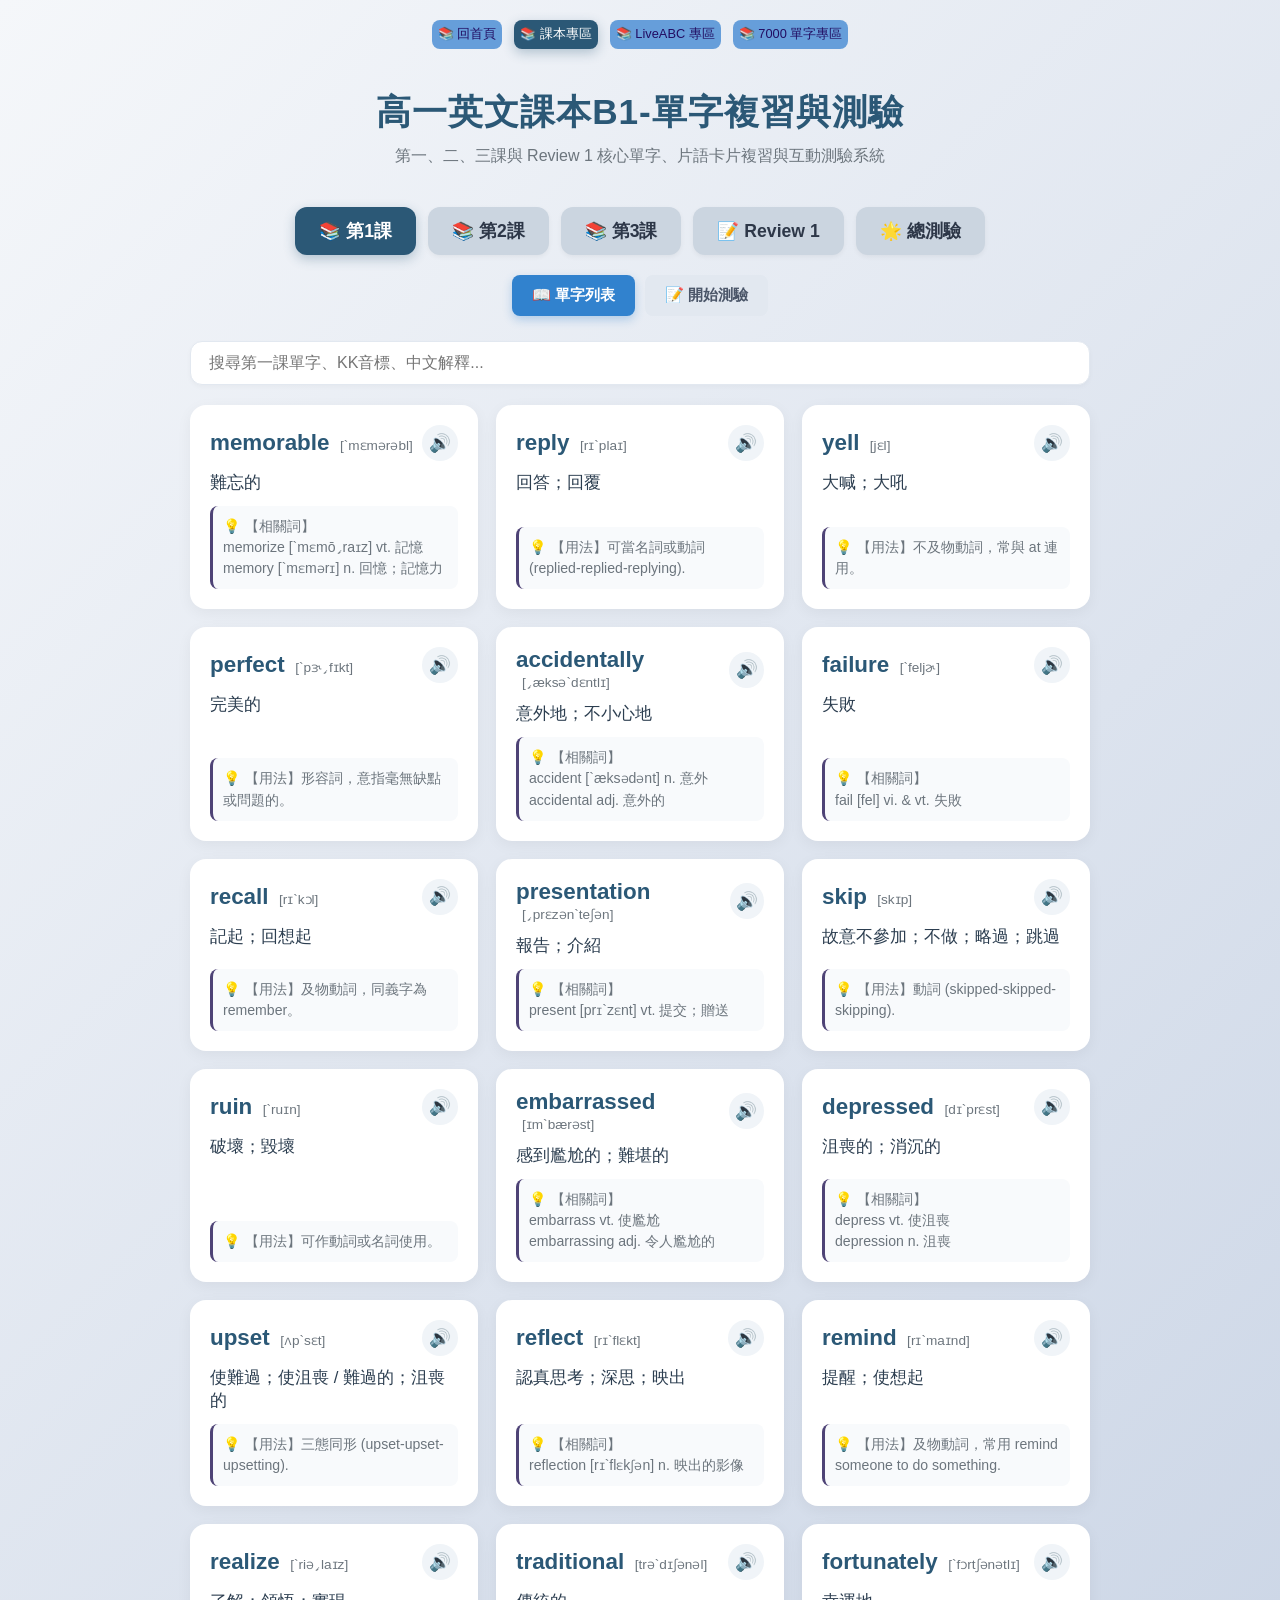
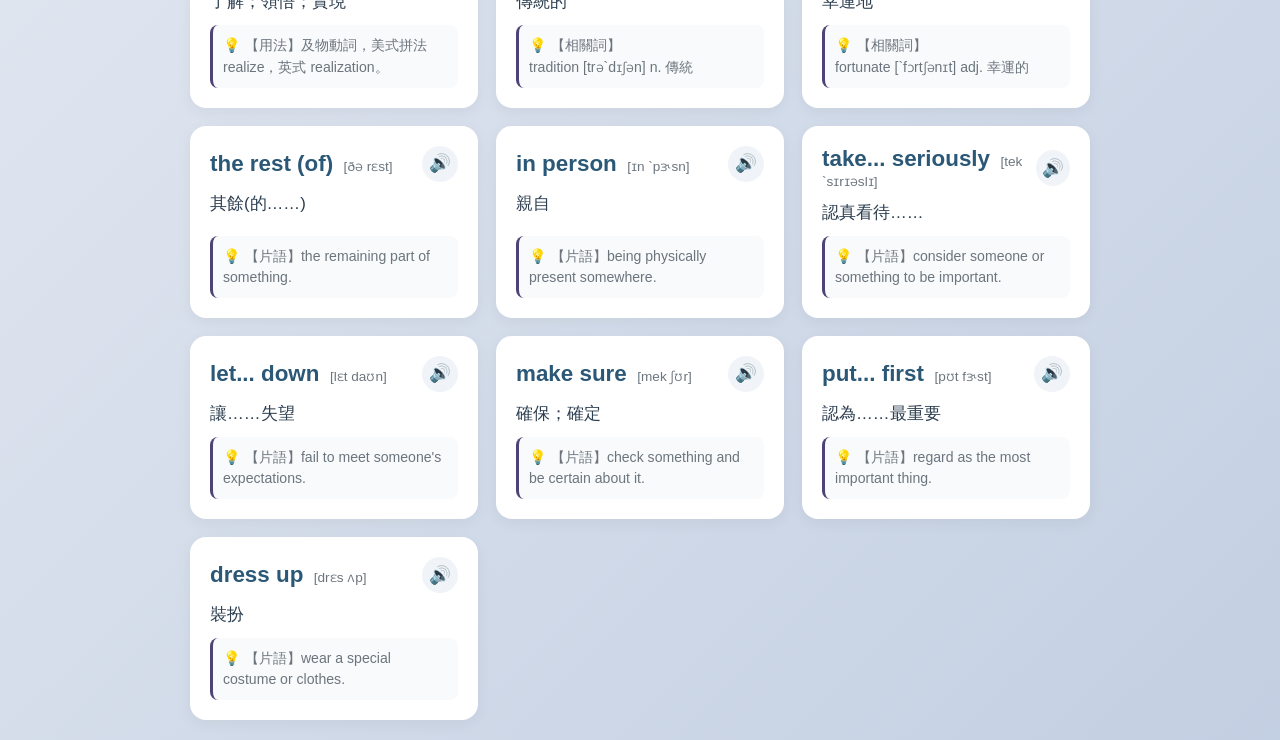
<file: TextBook/index.html>
<!DOCTYPE html>
<html lang="zh-TW">
<head>
    <meta charset="UTF-8">
    <meta name="viewport" content="width=device-width, initial-scale=1.0">
    <title>高一英文課本B1-單字複習與測驗</title>
    <link rel="stylesheet" href="../style.css">
    <style>
        
    </style>
</head>
<body>
    <div class="container">

        <div class="lesson-tabs">
            <button class="lesson1-btn lesson0-btn" onclick="location.href='../index.html'">📚 回首頁</button>
            <button class="lesson1-btn lesson0-btn active" onclick="location.href='../TextBook/index.html'">📚 課本專區</button>
            <button class="lesson1-btn lesson0-btn" onclick="location.href='../LiveABC/index.html'">📚 LiveABC 專區</button>
            <button class="lesson1-btn lesson0-btn" onclick="location.href='../7000/index.html'">📚 7000 單字專區</button>
        </div>


        <header>
            <h1>高一英文課本B1-單字複習與測驗</h1>
            <p>第一、二、三課與 Review 1 核心單字、片語卡片複習與互動測驗系統</p>
        </header>

        <!-- 課次大分頁列 -->
        <div class="lesson-tabs">
            <button class="lesson-btn active" onclick="switchLesson('lesson1')">📚 第1課</button>
            <button class="lesson-btn" onclick="switchLesson('lesson2')">📚 第2課</button>
            <button class="lesson-btn" onclick="switchLesson('lesson3')">📚 第3課</button>
            <button class="lesson-btn" onclick="switchLesson('review1')">📝 Review 1</button>

            <!-- <button class="lesson-btn" onclick="switchLesson('lesson4')">📚 第4課</button>
            <button class="lesson-btn" onclick="switchLesson('lesson5')">📚 第5課</button>
            <button class="lesson-btn" onclick="switchLesson('lesson6')">📚 第6課</button>
            <button class="lesson-btn" onclick="switchLesson('review2')">📝 Review 2</button>

            <button class="lesson-btn" onclick="switchLesson('lesson7')">📚 第7課</button>
            <button class="lesson-btn" onclick="switchLesson('lesson8')">📚 第8課</button>
            <button class="lesson-btn" onclick="switchLesson('lesson9')">📚 第9課</button>
            <button class="lesson-btn" onclick="switchLesson('review3')">📝 Review 3</button> -->

            <button class="lesson-btn" onclick="switchLesson('all')">🌟 總測驗</button>
        </div>

        <!-- ==================== 第一課內容容器 ==================== -->
        <div id="lesson1-container" class="lesson-content active">
            <div class="nav-tabs">
                <button class="tab-btn active" onclick="switchTab('l1', 'list')">📖 單字列表</button>
                <button class="tab-btn" onclick="switchTab('l1', 'quiz')">📝 開始測驗</button>
            </div>
            <div id="l1-list-tab" class="tab-content active">
                <div class="controls">
                    <input type="text" id="l1-searchInput" class="search-input" placeholder="搜尋第一課單字、KK音標、中文解釋..." onkeyup="filterWords('l1')">
                </div>
                <div class="word-grid" id="l1-wordGrid"></div>
            </div>
            <div id="l1-quiz-tab" class="tab-content">
                <div class="quiz-outer-card">
                    <div class="mode-header-title">🎯 第一課單字互動測驗</div>
                    <div class="mode-header-desc">請選擇您想要的測驗模式與題數，點擊開始挑戰！</div>
                    <div class="setup-panel" id="l1-quizSetupPanel">
                        <div class="setup-group">
                            <label>選擇測驗題型：</label>
                            <div class="setup-options">
                                <button class="setup-btn active" id="l1-typeChoiceBtn" onclick="setQuizType('l1', 'choice')">英選中 (看英選中)</button>
                                <button class="setup-btn" id="l1-typeChineseToEnglishBtn" onclick="setQuizType('l1', 'chineseToEnglish')">中選英 (看中選英)</button>
                                <button class="setup-btn" id="l1-typeSpellBtn" onclick="setQuizType('l1', 'spell')">手動拼字填空</button>
                            </div>
                        </div>
                        <div class="setup-group">
                            <label>選擇測驗題數：</label>
                            <div class="setup-options">
                                <button class="setup-btn active" id="l1-count10Btn" onclick="setQuizCount('l1', 10)">10 題</button>
                                <button class="setup-btn" id="l1-countAllBtn" onclick="setQuizCount('l1', 'all')">全部題數</button>
                            </div>
                        </div>
                        <button class="full-next-btn" onclick="startQuiz('l1')">🚀 開始作答</button>
                    </div>
                    <div id="l1-quizActiveArea" style="display: none;">
                        <div class="sticky-score-bar">
                            <span id="l1-quizProgress" style="font-weight: bold; color: #4a5568;">進度：0 / 10</span>
                            <span id="l1-quizScore" style="font-weight: bold; color: var(--btn-blue); font-size: 1.1rem;">得分：0 分</span>
                        </div>
                        <div class="quiz-inner-box">
                            <div class="question-label" id="l1-questionText">載入中...</div>
                            <div id="l1-quizAnswersArea" class="options-group"></div>
                            <div class="result-banner" id="l1-quizBanner"></div>
                        </div>
                        <button class="full-next-btn" id="l1-quizNextBtn" onclick="nextQuestion('l1')" style="display: none;">下一題 ➔</button>
                    </div>
                    <div id="l1-quizFinalResult" style="display: none; text-align: center; padding: 25px; background: #edf2f7; border-radius: 12px;">
                        <h2 style="margin-top: 0; color: #2d3748;">🎉 第一課測驗完成！</h2>
                        <p style="font-size: 1.1rem; color: #4a5568;">您的最終得分：</p>
                        <div id="l1-finalScoreDisplay" style="font-size: 3rem; font-weight: bold; color: var(--btn-blue); margin: 10px 0 20px 0;">0 / 100</div>
                        <div id="l1-wrongReviewContainer"></div>
                        <button class="full-next-btn" onclick="resetQuizSetup('l1')" style="max-width: 240px; margin: 20px auto 0 auto;">🔄 重新設定並再試一次</button>
                    </div>
                </div>
            </div>
        </div>

        <!-- ==================== 第二課內容容器 ==================== -->
        <div id="lesson2-container" class="lesson-content">
            <div class="nav-tabs">
                <button class="tab-btn active" onclick="switchTab('l2', 'list')">📖 單字列表</button>
                <button class="tab-btn" onclick="switchTab('l2', 'quiz')">📝 開始測驗</button>
            </div>
            <div id="l2-list-tab" class="tab-content active">
                <div class="controls">
                    <input type="text" id="l2-searchInput" class="search-input" placeholder="搜尋第二課單字、KK音標、中文解釋..." onkeyup="filterWords('l2')">
                </div>
                <div class="word-grid" id="l2-wordGrid"></div>
            </div>
            <div id="l2-quiz-tab" class="tab-content">
                <div class="quiz-outer-card">
                    <div class="mode-header-title">🎯 第二課單字互動測驗</div>
                    <div class="mode-header-desc">請選擇您想要的測驗模式與題數，點擊開始挑戰！</div>
                    <div class="setup-panel" id="l2-quizSetupPanel">
                        <div class="setup-group">
                            <label>選擇測驗題型：</label>
                            <div class="setup-options">
                                <button class="setup-btn active" id="l2-typeChoiceBtn" onclick="setQuizType('l2', 'choice')">英選中 (看英選中)</button>
                                <button class="setup-btn" id="l2-typeChineseToEnglishBtn" onclick="setQuizType('l2', 'chineseToEnglish')">中選英 (看中選英)</button>
                                <button class="setup-btn" id="l2-typeSpellBtn" onclick="setQuizType('l2', 'spell')">手動拼字填空</button>
                            </div>
                        </div>
                        <div class="setup-group">
                            <label>選擇測驗題數：</label>
                            <div class="setup-options">
                                <button class="setup-btn active" id="l2-count10Btn" onclick="setQuizCount('l2', 10)">10 題</button>
                                <button class="setup-btn" id="l2-countAllBtn" onclick="setQuizCount('l2', 'all')">全部題數</button>
                            </div>
                        </div>
                        <button class="full-next-btn" onclick="startQuiz('l2')">🚀 開始作答</button>
                    </div>
                    <div id="l2-quizActiveArea" style="display: none;">
                        <div class="sticky-score-bar">
                            <span id="l2-quizProgress" style="font-weight: bold; color: #4a5568;">進度：0 / 10</span>
                            <span id="l2-quizScore" style="font-weight: bold; color: var(--btn-blue); font-size: 1.1rem;">得分：0 分</span>
                        </div>
                        <div class="quiz-inner-box">
                            <div class="question-label" id="l2-questionText">載入中...</div>
                            <div id="l2-quizAnswersArea" class="options-group"></div>
                            <div class="result-banner" id="l2-quizBanner"></div>
                        </div>
                        <button class="full-next-btn" id="l2-quizNextBtn" onclick="nextQuestion('l2')" style="display: none;">下一題 ➔</button>
                    </div>
                    <div id="l2-quizFinalResult" style="display: none; text-align: center; padding: 25px; background: #edf2f7; border-radius: 12px;">
                        <h2 style="margin-top: 0; color: #2d3748;">🎉 第二課測驗完成！</h2>
                        <p style="font-size: 1.1rem; color: #4a5568;">您的最終得分：</p>
                        <div id="l2-finalScoreDisplay" style="font-size: 3rem; font-weight: bold; color: var(--btn-blue); margin: 10px 0 20px 0;">0 / 100</div>
                        <div id="l2-wrongReviewContainer"></div>
                        <button class="full-next-btn" onclick="resetQuizSetup('l2')" style="max-width: 240px; margin: 20px auto 0 auto;">🔄 重新設定並再試一次</button>
                    </div>
                </div>
            </div>
        </div>

        <!-- ==================== 第三課內容容器 ==================== -->
        <div id="lesson3-container" class="lesson-content">
            <div class="nav-tabs">
                <button class="tab-btn active" onclick="switchTab('l3', 'list')">📖 單字列表</button>
                <button class="tab-btn" onclick="switchTab('l3', 'quiz')">📝 開始測驗</button>
            </div>
            <div id="l3-list-tab" class="tab-content active">
                <div class="controls">
                    <input type="text" id="l3-searchInput" class="search-input" placeholder="搜尋第三課單字、KK音標、中文解釋..." onkeyup="filterWords('l3')">
                </div>
                <div class="word-grid" id="l3-wordGrid"></div>
            </div>
            <div id="l3-quiz-tab" class="tab-content">
                <div class="quiz-outer-card">
                    <div class="mode-header-title">🎯 第三課單字互動測驗</div>
                    <div class="mode-header-desc">請選擇您想要的測驗模式與題數，點擊開始挑戰！</div>
                    <div class="setup-panel" id="l3-quizSetupPanel">
                        <div class="setup-group">
                            <label>選擇測驗題型：</label>
                            <div class="setup-options">
                                <button class="setup-btn active" id="l3-typeChoiceBtn" onclick="setQuizType('l3', 'choice')">英選中 (看英選中)</button>
                                <button class="setup-btn" id="l3-typeChineseToEnglishBtn" onclick="setQuizType('l3', 'chineseToEnglish')">中選英 (看中選英)</button>
                                <button class="setup-btn" id="l3-typeSpellBtn" onclick="setQuizType('l3', 'spell')">手動拼字填空</button>
                            </div>
                        </div>
                        <div class="setup-group">
                            <label>選擇測驗題數：</label>
                            <div class="setup-options">
                                <button class="setup-btn active" id="l3-count10Btn" onclick="setQuizCount('l3', 10)">10 題</button>
                                <button class="setup-btn" id="l3-countAllBtn" onclick="setQuizCount('l3', 'all')">全部題數</button>
                            </div>
                        </div>
                        <button class="full-next-btn" onclick="startQuiz('l3')">🚀 開始作答</button>
                    </div>
                    <div id="l3-quizActiveArea" style="display: none;">
                        <div class="sticky-score-bar">
                            <span id="l3-quizProgress" style="font-weight: bold; color: #4a5568;">進度：0 / 10</span>
                            <span id="l3-quizScore" style="font-weight: bold; color: var(--btn-blue); font-size: 1.1rem;">得分：0 分</span>
                        </div>
                        <div class="quiz-inner-box">
                            <div class="question-label" id="l3-questionText">載入中...</div>
                            <div id="l3-quizAnswersArea" class="options-group"></div>
                            <div class="result-banner" id="l3-quizBanner"></div>
                        </div>
                        <button class="full-next-btn" id="l3-quizNextBtn" onclick="nextQuestion('l3')" style="display: none;">下一題 ➔</button>
                    </div>
                    <div id="l3-quizFinalResult" style="display: none; text-align: center; padding: 25px; background: #edf2f7; border-radius: 12px;">
                        <h2 style="margin-top: 0; color: #2d3748;">🎉 第三課測驗完成！</h2>
                        <p style="font-size: 1.1rem; color: #4a5568;">您的最終得分：</p>
                        <div id="l3-finalScoreDisplay" style="font-size: 3rem; font-weight: bold; color: var(--btn-blue); margin: 10px 0 20px 0;">0 / 100</div>
                        <div id="l3-wrongReviewContainer"></div>
                        <button class="full-next-btn" onclick="resetQuizSetup('l3')" style="max-width: 240px; margin: 20px auto 0 auto;">🔄 重新設定並再試一次</button>
                    </div>
                </div>
            </div>
        </div>

        <!-- ==================== Review 1 內容容器 ==================== -->
        <div id="review1-container" class="lesson-content">
            <div class="nav-tabs">
                <button class="tab-btn active" onclick="switchTab('rev1', 'list')">📖 單字列表</button>
                <button class="tab-btn" onclick="switchTab('rev1', 'quiz')">📝 開始測驗</button>
            </div>
            <div id="rev1-list-tab" class="tab-content active">
                <div class="controls">
                    <input type="text" id="rev1-searchInput" class="search-input" placeholder="搜尋 Review 1 單字、片語、KK音標、中文解釋..." onkeyup="filterWords('rev1')">
                </div>
                <div class="word-grid" id="rev1-wordGrid"></div>
            </div>
            <div id="rev1-quiz-tab" class="tab-content">
                <div class="quiz-outer-card">
                    <div class="mode-header-title">🎯 Review 1 單字片語互動測驗</div>
                    <div class="mode-header-desc">請選擇您想要的測驗模式與題數，點擊開始挑戰！</div>
                    <div class="setup-panel" id="rev1-quizSetupPanel">
                        <div class="setup-group">
                            <label>選擇測驗題型：</label>
                            <div class="setup-options">
                                <button class="setup-btn active" id="rev1-typeChoiceBtn" onclick="setQuizType('rev1', 'choice')">英選中 (看英選中)</button>
                                <button class="setup-btn" id="rev1-typeChineseToEnglishBtn" onclick="setQuizType('rev1', 'chineseToEnglish')">中選英 (看中選英)</button>
                                <button class="setup-btn" id="rev1-typeSpellBtn" onclick="setQuizType('rev1', 'spell')">手動拼字填空</button>
                            </div>
                        </div>
                        <div class="setup-group">
                            <label>選擇測驗題數：</label>
                            <div class="setup-options">
                                <button class="setup-btn active" id="rev1-count10Btn" onclick="setQuizCount('rev1', 10)">10 題</button>
                                <button class="setup-btn" id="rev1-countAllBtn" onclick="setQuizCount('rev1', 'all')">全部題數</button>
                            </div>
                        </div>
                        <button class="full-next-btn" onclick="startQuiz('rev1')">🚀 開始作答</button>
                    </div>
                    <div id="rev1-quizActiveArea" style="display: none;">
                        <div class="sticky-score-bar">
                            <span id="rev1-quizProgress" style="font-weight: bold; color: #4a5568;">進度：0 / 10</span>
                            <span id="rev1-quizScore" style="font-weight: bold; color: var(--btn-blue); font-size: 1.1rem;">得分：0 分</span>
                        </div>
                        <div class="quiz-inner-box">
                            <div class="question-label" id="rev1-questionText">載入中...</div>
                            <div id="rev1-quizAnswersArea" class="options-group"></div>
                            <div class="result-banner" id="rev1-quizBanner"></div>
                        </div>
                        <button class="full-next-btn" id="rev1-quizNextBtn" onclick="nextQuestion('rev1')" style="display: none;">下一題 ➔</button>
                    </div>
                    <div id="rev1-quizFinalResult" style="display: none; text-align: center; padding: 25px; background: #edf2f7; border-radius: 12px;">
                        <h2 style="margin-top: 0; color: #2d3748;">🎉 Review 1 測驗完成！</h2>
                        <p style="font-size: 1.1rem; color: #4a5568;">您的最終得分：</p>
                        <div id="rev1-finalScoreDisplay" style="font-size: 3rem; font-weight: bold; color: var(--btn-blue); margin: 10px 0 20px 0;">0 / 100</div>
                        <div id="rev1-wrongReviewContainer"></div>
                        <button class="full-next-btn" onclick="resetQuizSetup('rev1')" style="max-width: 240px; margin: 20px auto 0 auto;">🔄 重新設定並再試一次</button>
                    </div>
                </div>
            </div>
        </div>

        <!-- ==================== 總測驗 (All Lessons) 內容容器 ==================== -->
        <div id="all-container" class="lesson-content">
            <div class="nav-tabs">
                <button class="tab-btn active" onclick="switchTab('all', 'list')">📖 全部單字總覽</button>
                <button class="tab-btn" onclick="switchTab('all', 'quiz')">📝 開始總測驗</button>
            </div>
            <div id="all-list-tab" class="tab-content active">
                <div class="controls">
                    <input type="text" id="all-searchInput" class="search-input" placeholder="搜尋所有課程單字、片語、KK音標、中文解釋..." onkeyup="filterWords('all')">
                </div>
                <div class="word-grid" id="all-wordGrid"></div>
            </div>
            <div id="all-quiz-tab" class="tab-content">
                <div class="quiz-outer-card">
                    <div class="mode-header-title">🌟 總測驗（涵蓋全部單字與片語）</div>
                    <div class="mode-header-desc">請選擇您想要的測驗模式與題數，挑戰跨課綜合單字大考驗！</div>
                    <div class="setup-panel" id="all-quizSetupPanel">
                        <div class="setup-group">
                            <label>選擇測驗題型：</label>
                            <div class="setup-options">
                                <button class="setup-btn active" id="all-typeChoiceBtn" onclick="setQuizType('all', 'choice')">英選中 (看英選中)</button>
                                <button class="setup-btn" id="all-typeChineseToEnglishBtn" onclick="setQuizType('all', 'chineseToEnglish')">中選英 (看中選英)</button>
                                <button class="setup-btn" id="all-typeSpellBtn" onclick="setQuizType('all', 'spell')">手動拼字填空</button>
                            </div>
                        </div>
                        <div class="setup-group">
                            <label>選擇測驗題數：</label>
                            <div class="setup-options">
                                <button class="setup-btn active" id="all-count10Btn" onclick="setQuizCount('all', 10)">10 題</button>
                                <button class="setup-btn" id="all-count20Btn" onclick="setQuizCount('all', 20)">20 題</button>
                                <button class="setup-btn" id="all-countAllBtn" onclick="setQuizCount('all', 'all')">全部題數</button>
                            </div>
                        </div>
                        <button class="full-next-btn" onclick="startQuiz('all')">🚀 開始總測驗</button>
                    </div>
                    <div id="all-quizActiveArea" style="display: none;">
                        <div class="sticky-score-bar">
                            <span id="all-quizProgress" style="font-weight: bold; color: #4a5568;">進度：0 / 10</span>
                            <span id="all-quizScore" style="font-weight: bold; color: var(--btn-blue); font-size: 1.1rem;">得分：0 分</span>
                        </div>
                        <div class="quiz-inner-box">
                            <div class="question-label" id="all-questionText">載入中...</div>
                            <div id="all-quizAnswersArea" class="options-group"></div>
                            <div class="result-banner" id="all-quizBanner"></div>
                        </div>
                        <button class="full-next-btn" id="all-quizNextBtn" onclick="nextQuestion('all')" style="display: none;">下一題 ➔</button>
                    </div>
                    <div id="all-quizFinalResult" style="display: none; text-align: center; padding: 25px; background: #edf2f7; border-radius: 12px;">
                        <h2 style="margin-top: 0; color: #2d3748;">🎉 總測驗完成！</h2>
                        <p style="font-size: 1.1rem; color: #4a5568;">您的最終得分：</p>
                        <div id="all-finalScoreDisplay" style="font-size: 3rem; font-weight: bold; color: var(--btn-blue); margin: 10px 0 20px 0;">0 / 100</div>
                        <div id="all-wrongReviewContainer"></div>
                        <button class="full-next-btn" onclick="resetQuizSetup('all')" style="max-width: 240px; margin: 20px auto 0 auto;">🔄 重新設定並再試一次</button>
                    </div>
                </div>
            </div>
        </div>

    </div>


     <script src="book1.js"></script>

    <script>
       

        /* --- Web Audio API 提示音效產生器 --- */
        let audioCtx = null;
        function getAudioContext() {
            if (!audioCtx) {
                audioCtx = new (window.AudioContext || window.webkitAudioContext)();
            }
            if (audioCtx.state === 'suspended') {
                audioCtx.resume();
            }
            return audioCtx;
        }

        // 答對音效：輕快上揚的雙音「叮咚」
        function playDingDongSound() {
            try {
                const ctx = getAudioContext();
                const now = ctx.currentTime;
                
                const osc1 = ctx.createOscillator();
                const gain1 = ctx.createGain();
                osc1.type = 'sine';
                osc1.frequency.setValueAtTime(523.25, now);
                gain1.gain.setValueAtTime(0.3, now);
                gain1.gain.exponentialRampToValueAtTime(0.001, now + 0.2);
                osc1.connect(gain1);
                gain1.connect(ctx.destination);
                osc1.start(now);
                osc1.stop(now + 0.2);

                const osc2 = ctx.createOscillator();
                const gain2 = ctx.createGain();
                osc2.type = 'sine';
                osc2.frequency.setValueAtTime(659.25, now + 0.12);
                gain2.gain.setValueAtTime(0.3, now + 0.12);
                gain2.gain.exponentialRampToValueAtTime(0.001, now + 0.35);
                osc2.connect(gain2);
                gain2.connect(ctx.destination);
                osc2.start(now + 0.12);
                osc2.stop(now + 0.35);
            } catch (e) {
                console.log("Audio not supported or blocked");
            }
        }

        // 答錯音效：低沉下行的雙音「喔喔」
        function playWrongSound() {
            try {
                const ctx = getAudioContext();
                const now = ctx.currentTime;

                const osc1 = ctx.createOscillator();
                const gain1 = ctx.createGain();
                osc1.type = 'sawtooth';
                osc1.frequency.setValueAtTime(180, now);
                osc1.frequency.exponentialRampToValueAtTime(140, now + 0.18);
                gain1.gain.setValueAtTime(0.2, now);
                gain1.gain.exponentialRampToValueAtTime(0.001, now + 0.18);
                osc1.connect(gain1);
                gain1.connect(ctx.destination);
                osc1.start(now);
                osc1.stop(now + 0.18);

                const osc2 = ctx.createOscillator();
                const gain2 = ctx.createGain();
                osc2.type = 'sawtooth';
                osc2.frequency.setValueAtTime(130, now + 0.18);
                osc2.frequency.exponentialRampToValueAtTime(100, now + 0.38);
                gain2.gain.setValueAtTime(0.2, now + 0.18);
                gain2.gain.exponentialRampToValueAtTime(0.001, now + 0.38);
                osc2.connect(gain2);
                gain2.connect(ctx.destination);
                osc2.start(now + 0.18);
                osc2.stop(now + 0.38);
            } catch (e) {
                console.log("Audio not supported or blocked");
            }
        }

        // 語音播放
        function speak(text) {
            if ('speechSynthesis' in window) {
                window.speechSynthesis.cancel();
                const utterance = new SpeechSynthesisUtterance(text);
                utterance.lang = 'en-US';
                utterance.rate = 0.9;
                window.speechSynthesis.speak(utterance);
            } else {
                alert('您的瀏覽器不支援語音播放功能。');
            }
        }

        // 渲染單字卡
        function renderWords(lessonId, words) {
            const grid = document.getElementById(lessonId + '-wordGrid');
            if (!grid) return;
            grid.innerHTML = '';
            words.forEach(item => {
                const card = document.createElement('div');
                card.className = 'word-card';
                card.innerHTML = `
                    <div>
                        <div class="word-header">
                            <div>
                                <span class="word-title">${item.vocab}</span>
                                <span style="font-size:0.85rem; color:var(--text-sub); margin-left:6px;">${item.kk || ''}</span>
                            </div>
                            <button class="speech-btn" onclick="speak('${item.vocab}')" title="朗讀">🔊</button>
                        </div>
                        <div class="word-def">${item.definition}</div>
                    </div>
                    ${item.extension ? `<div class="word-ext">💡 ${item.extension}</div>` : ''}
                `;
                grid.appendChild(card);
            });
        }

        // 搜尋過濾
        function filterWords(lessonId) {
            const query = document.getElementById(lessonId + '-searchInput').value.toLowerCase();
            const data = (lessonId === 'l1') ? lesson1Data : (lessonId === 'l2' ? lesson2Data : (lessonId === 'l3' ? lesson3Data : (lessonId === 'rev1' ? review1Data : allData)));
            const filtered = data.filter(item => 
                item.vocab.toLowerCase().includes(query) || 
                (item.kk && item.kk.toLowerCase().includes(query)) ||
                item.definition.toLowerCase().includes(query) ||
                (item.extension && item.extension.toLowerCase().includes(query))
            );
            renderWords(lessonId, filtered);
        }

        // 大分頁切換
        function switchLesson(lessonName) {
            document.querySelectorAll('.lesson-btn').forEach(btn => btn.classList.remove('active'));
            document.querySelectorAll('.lesson-content').forEach(content => content.classList.remove('active'));

            if (lessonName === 'lesson1') {
                document.querySelectorAll('.lesson-btn')[0].classList.add('active');
                document.getElementById('lesson1-container').classList.add('active');
            } else if (lessonName === 'lesson2') {
                document.querySelectorAll('.lesson-btn')[1].classList.add('active');
                document.getElementById('lesson2-container').classList.add('active');
            } else if (lessonName === 'lesson3') {
                document.querySelectorAll('.lesson-btn')[2].classList.add('active');
                document.getElementById('lesson3-container').classList.add('active');
            } else if (lessonName === 'review1') {
                document.querySelectorAll('.lesson-btn')[3].classList.add('active');
                document.getElementById('review1-container').classList.add('active');
            } else {
                document.querySelectorAll('.lesson-btn')[4].classList.add('active');
                document.getElementById('all-container').classList.add('active');
            }
        }

        // 小分頁切換
        function switchTab(lessonId, tabName) {
            const containerId = lessonId === 'l1' ? 'lesson1-container' : (lessonId === 'l2' ? 'lesson2-container' : (lessonId === 'l3' ? 'lesson3-container' : (lessonId === 'rev1' ? 'review1-container' : 'all-container')));
            const container = document.getElementById(containerId);
            container.querySelectorAll('.tab-btn').forEach(btn => btn.classList.remove('active'));
            container.querySelectorAll('.tab-content').forEach(content => content.classList.remove('active'));
            
            if (tabName === 'list') {
                container.querySelectorAll('.tab-btn')[0].classList.add('active');
                document.getElementById(lessonId + '-list-tab').classList.add('active');
            } else {
                container.querySelectorAll('.tab-btn')[1].classList.add('active');
                document.getElementById(lessonId + '-quiz-tab').classList.add('active');
            }
        }

        /* --- 測驗設定與執行狀態 --- */
        const quizState = {
            l1: { type: 'choice', count: 10, list: [], index: 0, score: 0, wrongItems: [], isAnswered: false },
            l2: { type: 'choice', count: 10, list: [], index: 0, score: 0, wrongItems: [], isAnswered: false },
            l3: { type: 'choice', count: 10, list: [], index: 0, score: 0, wrongItems: [], isAnswered: false },
            rev1: { type: 'choice', count: 10, list: [], index: 0, score: 0, wrongItems: [], isAnswered: false },
            all: { type: 'choice', count: 10, list: [], index: 0, score: 0, wrongItems: [], isAnswered: false }
        };

        function setQuizType(lessonId, type) {
            quizState[lessonId].type = type;
            document.getElementById(lessonId + '-typeChoiceBtn').classList.toggle('active', type === 'choice');
            document.getElementById(lessonId + '-typeChineseToEnglishBtn').classList.toggle('active', type === 'chineseToEnglish');
            document.getElementById(lessonId + '-typeSpellBtn').classList.toggle('active', type === 'spell');
        }

        function setQuizCount(lessonId, count) {
            quizState[lessonId].count = count;
            document.getElementById(lessonId + '-count10Btn').classList.toggle('active', count === 10);
            const count20Btn = document.getElementById(lessonId + '-count20Btn');
            if (count20Btn) count20Btn.classList.toggle('active', count === 20);
            const allBtn = document.getElementById(lessonId + '-countAllBtn');
            if (allBtn) allBtn.classList.toggle('active', count === 'all');
        }

        function resetQuizSetup(lessonId) {
            // 【恢復顯示】把剛剛隱藏的導覽列、標題、大分頁選單全部顯示回來
            document.querySelectorAll('.lesson-tabs').forEach(el => el.style.display = '');
            const header = document.querySelector('header');
            if (header) header.style.display = '';
            
            document.getElementById(lessonId + '-quizFinalResult').style.display = 'none';
            document.getElementById(lessonId + '-quizActiveArea').style.display = 'none';
            document.getElementById(lessonId + '-quizSetupPanel').style.display = 'block';
        }

        function getDataByLessonId(lessonId) {
            if (lessonId === 'l1') return lesson1Data;
            if (lessonId === 'l2') return lesson2Data;
            if (lessonId === 'l3') return lesson3Data;
            if (lessonId === 'rev1') return review1Data;
            return allData;
        }

        function startQuiz(lessonId) {
            getAudioContext(); // 預先解鎖音效權限

            // 【最方便的隱藏方式】直接把畫面最上面的導覽列、標題、大分頁選單隱藏
            document.querySelectorAll('.lesson-tabs').forEach(el => el.style.display = 'none');
            const header = document.querySelector('header');
            if (header) header.style.display = 'none';


            document.getElementById(lessonId + '-quizSetupPanel').style.display = 'none';
            document.getElementById(lessonId + '-quizActiveArea').style.display = 'block';

            const sourceData = getDataByLessonId(lessonId);
            const state = quizState[lessonId];
            state.score = 0;
            state.index = 0;
            state.wrongItems = [];
            
            const sliceCount = (state.count === 'all') ? sourceData.length : Math.min(state.count, sourceData.length);
            state.list = [...sourceData].sort(() => 0.5 - Math.random()).slice(0, sliceCount);

            loadQuestion(lessonId);
        }

        function loadQuestion(lessonId) {
            const state = quizState[lessonId];
            state.isAnswered = false; // 重置答題鎖定狀態
            const currentWord = state.list[state.index];
            const sourceData = getDataByLessonId(lessonId);

            const banner = document.getElementById(lessonId + '-quizBanner');
            banner.style.display = 'none';
            banner.className = 'result-banner';
            banner.innerHTML = '';
            document.getElementById(lessonId + '-quizNextBtn').style.display = 'none';

            document.getElementById(lessonId + '-quizProgress').innerText = `進度：${state.index + 1} / ${state.list.length}`;
            document.getElementById(lessonId + '-quizScore').innerText = `得分：${state.score} 分`;

            const qText = document.getElementById(lessonId + '-questionText');
            const ansArea = document.getElementById(lessonId + '-quizAnswersArea');
            ansArea.innerHTML = '';

            if (state.type === 'choice') {
                // 英選中
                qText.innerHTML = `請選出 "<span style="color:var(--primary);">${currentWord.vocab}</span>" 的正確意思：`;
                
                let options = [currentWord.definition];
                const otherDefs = sourceData.filter(w => w.vocab !== currentWord.vocab).map(w => w.definition);
                const shuffledOthers = otherDefs.sort(() => 0.5 - Math.random()).slice(0, 3);
                options = options.concat(shuffledOthers).sort(() => 0.5 - Math.random());

                const prefixLabels = ['(A) ', '(B) ', '(C) ', '(D) '];
                options.forEach((opt, idx) => {
                    const btn = document.createElement('button');
                    btn.className = 'single-option-btn';
                    btn.setAttribute('data-val', opt);
                    btn.innerHTML = `<strong>${prefixLabels[idx]}</strong>${opt}`;
                    btn.onclick = () => {
                        if (state.isAnswered) return;
                        checkChoiceAnswer(lessonId, btn, opt === currentWord.definition, currentWord, 'choice');
                    };
                    ansArea.appendChild(btn);
                });
            } else if (state.type === 'chineseToEnglish') {
                // 中選英
                qText.innerHTML = `請選出中文 "<span style="color:var(--primary);">${currentWord.definition}</span>" 的正確英文單字/片語：`;

                let options = [currentWord.vocab];
                const otherVocabs = sourceData.filter(w => w.vocab !== currentWord.vocab).map(w => w.vocab);
                const shuffledOthers = otherVocabs.sort(() => 0.5 - Math.random()).slice(0, 3);
                options = options.concat(shuffledOthers).sort(() => 0.5 - Math.random());

                const prefixLabels = ['(A) ', '(B) ', '(C) ', '(D) '];
                options.forEach((opt, idx) => {
                    const btn = document.createElement('button');
                    btn.className = 'single-option-btn';
                    btn.setAttribute('data-val', opt);
                    btn.innerHTML = `<strong>${prefixLabels[idx]}</strong>${opt}`;
                    btn.onclick = () => {
                        if (state.isAnswered) return;
                        checkChoiceAnswer(lessonId, btn, opt === currentWord.vocab, currentWord, 'chineseToEnglish');
                    };
                    ansArea.appendChild(btn);
                });
            } else {
                // 手動拼字
                qText.innerHTML = `請根據中文意思，拼出正確的英文單字或片語：<br><span style="color:var(--primary); font-size:1.3rem;">"${currentWord.definition}"</span> <span style="font-size:0.9rem; color:var(--text-sub);">${currentWord.kk || ''}</span>`;

                ansArea.innerHTML = `
                    <div class="input-group">
                        <input type="text" id="${lessonId}-spellUserInput" class="spell-input" placeholder="請輸入英文單字或片語..." autocomplete="off" autocapitalize="none" onkeydown="if(event.key === 'Enter') { event.preventDefault(); checkSpellAnswer('${lessonId}'); }">
                        <button class="action-sub-btn" id="${lessonId}-spellSubmitBtn" onclick="checkSpellAnswer('${lessonId}')">送出</button>
                    </div>
                `;
                document.getElementById(lessonId + '-spellUserInput').focus();
            }
        }

        function checkChoiceAnswer(lessonId, selectedBtn, isCorrect, currentWord, mode) {
            const state = quizState[lessonId];
            if (state.isAnswered) return;
            state.isAnswered = true;

            const buttons = document.querySelectorAll('#' + lessonId + '-quizAnswersArea .single-option-btn');
            buttons.forEach(btn => {
                btn.disabled = true;
                btn.classList.add('disabled-muted');
            });

            const banner = document.getElementById(lessonId + '-quizBanner');
            let extText = currentWord.extension ? `<div class="banner-ext-info">💡 詳解與補充：<br>${currentWord.extension}</div>` : '';
            const pointsPerQ = Math.round(100 / state.list.length);

            const targetVal = (mode === 'choice') ? currentWord.definition : currentWord.vocab;

            if (isCorrect) {
                state.score += pointsPerQ;
                selectedBtn.classList.remove('disabled-muted');
                selectedBtn.classList.add('selected-correct');
                banner.className = 'result-banner correct';
                banner.innerHTML = `🎉 答對了！ ${extText}`;
                playDingDongSound();
            } else {
                selectedBtn.classList.remove('disabled-muted');
                selectedBtn.classList.add('selected-wrong');
                buttons.forEach(btn => {
                    if (btn.getAttribute('data-val') === targetVal) {
                        btn.classList.remove('disabled-muted');
                        btn.classList.add('selected-correct');
                    }
                });
                banner.className = 'result-banner wrong';
                banner.innerHTML = `✕ 答錯囉！正確答案是：<strong>${targetVal}</strong> ${extText}`;
                playWrongSound();
                
                if (!state.wrongItems.some(item => item.vocab === currentWord.vocab)) {
                    state.wrongItems.push(currentWord);
                }
            }

            document.getElementById(lessonId + '-quizScore').innerText = `得分：${state.score} 分`;
            showNextButton(lessonId);
        }

        function checkSpellAnswer(lessonId) {
            const state = quizState[lessonId];
            if (state.isAnswered) return;

            const inputField = document.getElementById(lessonId + '-spellUserInput');
            if (!inputField || inputField.disabled) return;

            const userVal = inputField.value.trim().toLowerCase();
            if (!userVal) {
                inputField.focus();
                return;
            }

            state.isAnswered = true;
            inputField.disabled = true;
            const submitBtn = document.getElementById(lessonId + '-spellSubmitBtn');
            if (submitBtn) submitBtn.disabled = true;

            const currentWord = state.list[state.index];
            const correctVal = currentWord.vocab.toLowerCase();
            const banner = document.getElementById(lessonId + '-quizBanner');
            let extText = currentWord.extension ? `<div class="banner-ext-info">💡 詳解與補充：<br>${currentWord.extension}</div>` : '';
            const pointsPerQ = Math.round(100 / state.list.length);
            const isCorrect = (userVal === correctVal);

            if (isCorrect) {
                state.score += pointsPerQ;
                inputField.classList.add('correct-input');
                banner.className = 'result-banner correct';
                banner.innerHTML = `🎉 拼寫正確！ ${extText}`;
                playDingDongSound();
            } else {
                inputField.classList.add('wrong-input');
                banner.className = 'result-banner wrong';
                banner.innerHTML = `✕ 拼寫錯誤！正確答案是：<strong>${currentWord.vocab}</strong> ${extText}`;
                playWrongSound();
                
                if (!state.wrongItems.some(item => item.vocab === currentWord.vocab)) {
                    state.wrongItems.push(currentWord);
                }
            }

            document.getElementById(lessonId + '-quizScore').innerText = `得分：${state.score} 分`;
            showNextButton(lessonId);
        }

        function showNextButton(lessonId) {
            const state = quizState[lessonId];
            const nextBtn = document.getElementById(lessonId + '-quizNextBtn');
            if (state.index < state.list.length - 1) {
                nextBtn.innerText = '下一題 ➔';
            } else {
                nextBtn.innerText = '查看測驗結果與錯題整理 🏆';
            }
            nextBtn.style.display = 'block';
            nextBtn.focus();
        }

        function nextQuestion(lessonId) {
            const state = quizState[lessonId];
            state.index++;
            if (state.index < state.list.length) {
                loadQuestion(lessonId);
            } else {
                document.getElementById(lessonId + '-quizActiveArea').style.display = 'none';
                document.getElementById(lessonId + '-finalScoreDisplay').innerText = `${state.score} / 100`;
                
                const wrongContainer = document.getElementById(lessonId + '-wrongReviewContainer');
                if (state.wrongItems.length > 0) {
                    let html = `
                        <div class="wrong-review-section">
                            <div class="wrong-review-title">⚠ 本次測驗錯題複習 (${state.wrongItems.length} 題)</div>
                    `;
                    state.wrongItems.forEach(item => {
                        html += `
                            <div class="wrong-item-card">
                                <strong>${item.vocab}</strong> <span style="font-size:0.85rem; color:#718096;">${item.kk || ''}</span><br>
                                <span style="color:var(--text-main); font-weight:500;">意思：${item.definition}</span>
                                ${item.extension ? `<div style="font-size:0.85rem; color:#718096; margin-top:4px;">${item.extension}</div>` : ''}
                            </div>
                        `;
                    });
                    html += `</div>`;
                    wrongContainer.innerHTML = html;
                } else {
                    wrongContainer.innerHTML = `
                        <div style="background:#f0fff4; border:1px solid #c6f6d5; color:#22543d; padding:15px; border-radius:10px; font-weight:bold; margin-top:15px;">
                            🌟 太神啦！本次測驗全部答對，沒有錯題！
                        </div>
                    `;
                }

                document.getElementById(lessonId + '-quizFinalResult').style.display = 'block';
                document.getElementById(lessonId + '-quizFinalResult').scrollIntoView({ behavior: 'smooth' });
            }
        }

        // 頁面初始化載入所有課次（包含總測驗資料）的單字列表
        window.onload = () => {
            renderWords('l1', lesson1Data);
            renderWords('l2', lesson2Data);
            renderWords('l3', lesson3Data);
            renderWords('rev1', review1Data);
            renderWords('all', allData);
        };
    </script>
</body>
</html>
</file>
<file: style.css>
:root {
            --primary: #2b5876;
            --primary-light: #4e4376;
            --bg-grad: linear-gradient(135deg, #f5f7fa 0%, #c3cfe2 100%);
            --card-bg: #ffffff;
            --text-main: #2c3e50;
            --text-sub: #6c757d;
            --border-color: #e2e8f0;
            --danger: #dc3545;
            --danger-bg: #f8d7da;
            --danger-border: #f5c6cb;
            --danger-text: #721c24;
            --success: #28a745;
            --success-bg: #d4edda;
            --success-border: #c3e6cb;
            --success-text: #155724;
            --btn-blue: #3182ce;
            --btn-blue-hover: #2b6cb0;
        }

        body {
            font-family: 'PingFang TC', 'Microsoft JhengHei', 'Helvetica Neue', Arial, sans-serif;
            background: var(--bg-grad);
            margin: 0;
            padding: 20px;
            color: var(--text-main);
            min-height: 100vh;
        }

        .container {
            max-width: 900px;
            margin: 0 auto;
        }

        header {
            text-align: center;
            padding: 20px 0;
            margin-bottom: 20px;
        }

        header h1 {
            margin: 0 0 10px 0;
            font-size: 2.2rem;
            color: var(--primary);
            letter-spacing: 1px;
        }

        header p {
            margin: 0;
            color: var(--text-sub);
            font-size: 1rem;
        }

        /* 課次大分頁列 */
        .lesson-tabs {
            display: flex;
            justify-content: center;
            gap: 12px;
            margin-bottom: 20px;
            flex-wrap: wrap;
        }

        .lesson-btn {
            background-color: #cbd5e0;
            border: none;
            color: #2d3748;
            padding: 12px 24px;
            border-radius: 12px;
            font-size: 1.1rem;
            font-weight: bold;
            cursor: pointer;
            transition: all 0.2s ease;
            box-shadow: 0 2px 5px rgba(0,0,0,0.05);
        }

        
        .lesson-btn:hover {
            background-color: #a0aec0;
        }

        .lesson-btn.active {
            background-color: var(--primary);
            color: white;
            box-shadow: 0 4px 12px rgba(43, 88, 118, 0.3);
        }

        .lesson0-btn {
            padding: 6px 6px; 
            font-size: 0.8rem;
            border-radius: 8px;
        }

        .lesson1-btn {
            background-color: #669eda;
            border: none;
            color: #220d62;
            
        }

        .lesson1-btn:hover {
            background-color: #a0aec0;
        }

        .lesson1-btn.active {
            background-color: var(--primary);
            color: white;
            box-shadow: 0 4px 12px rgba(43, 88, 118, 0.3);
        }



        /* 功能子分頁列 */
        .nav-tabs {
            display: flex;
            justify-content: center;
            gap: 10px;
            margin-bottom: 25px;
        }

        .tab-btn {
            background-color: #e2e8f0;
            border: none;
            color: #4a5568;
            padding: 10px 20px;
            border-radius: 8px;
            font-size: 0.95rem;
            font-weight: bold;
            cursor: pointer;
            transition: all 0.2s ease;
        }

        .tab-btn:hover {
            background-color: #cbd5e0;
        }

        .tab-btn.active {
            background-color: var(--btn-blue);
            color: white;
            box-shadow: 0 4px 10px rgba(49, 130, 206, 0.3);
        }

        .lesson-content {
            display: none;
        }

        .lesson-content.active {
            display: block;
        }

        .tab-content {
            display: none;
        }

        .tab-content.active {
            display: block;
        }

        /* 搜尋與篩選列 */
        .controls {
            margin-bottom: 20px;
        }

        .search-input {
            width: 100%;
            padding: 12px 18px;
            border-radius: 12px;
            border: 1px solid var(--border-color);
            font-size: 1rem;
            box-shadow: 0 2px 5px rgba(0,0,0,0.03);
            outline: none;
            transition: border 0.2s;
            box-sizing: border-box;
        }

        .search-input:focus {
            border-color: var(--primary);
        }

        /* 卡片列表 */
        .word-grid {
            display: grid;
            grid-template-columns: repeat(auto-fill, minmax(270px, 1fr));
            gap: 18px;
        }

        .word-card {
            background: var(--card-bg);
            border-radius: 16px;
            padding: 20px;
            box-shadow: 0 4px 15px rgba(0,0,0,0.05);
            transition: transform 0.2s, box-shadow 0.2s;
            display: flex;
            flex-direction: column;
            justify-content: space-between;
        }

        .word-card:hover {
            transform: translateY(-4px);
            box-shadow: 0 8px 20px rgba(0,0,0,0.1);
        }

        .word-header {
            display: flex;
            justify-content: space-between;
            align-items: center;
            margin-bottom: 10px;
        }

        .word-title {
            font-size: 1.4rem;
            font-weight: bold;
            color: var(--primary);
        }

        .speech-btn {
            background: #f0f4f8;
            border: none;
            border-radius: 50%;
            width: 36px;
            height: 36px;
            cursor: pointer;
            display: flex;
            align-items: center;
            justify-content: center;
            font-size: 1.1rem;
            transition: background 0.2s;
        }

        .speech-btn:hover {
            background: #e2e8f0;
        }

        .word-def {
            font-size: 1.05rem;
            color: var(--text-main);
            margin-bottom: 12px;
            font-weight: 500;
        }

        .word-ext {
            font-size: 0.88rem;
            color: var(--text-sub);
            background: #f8fafc;
            padding: 10px;
            border-radius: 8px;
            border-left: 3px solid var(--primary-light);
            line-height: 1.5;
        }

        /* 測驗模式外框 */
        .quiz-outer-card {
            background: var(--card-bg);
            border-radius: 16px;
            padding: 35px 30px;
            box-shadow: 0 6px 20px rgba(0,0,0,0.06);
            max-width: 750px;
            margin: 0 auto;
        }







        .mode-header-title {
            font-size: 1.35rem;
            font-weight: 800;
            color: #2d3748;
            margin-bottom: 6px;
        }

        .mode-header-desc {
            color: #718096;
            font-size: 0.95rem;
            margin-bottom: 20px;
        }

        .setup-panel {
            background: #f8fafc;
            border: 1px solid #e2e8f0;
            border-radius: 12px;
            padding: 20px;
            margin-bottom: 20px;
        }

        .setup-group {
            margin-bottom: 15px;
        }

        .setup-group label {
            display: block;
            font-weight: bold;
            margin-bottom: 8px;
            color: #4a5568;
        }

        .setup-options {
            display: flex;
            gap: 10px;
            flex-wrap: wrap;
        }

        .setup-btn {
            flex: 1;
            min-width: 120px;
            padding: 10px;
            border: 1px solid #cbd5e0;
            background: #ffffff;
            border-radius: 8px;
            font-weight: bold;
            color: #4a5568;
            cursor: pointer;
            transition: all 0.2s;
        }

        .setup-btn.active {
            background: var(--btn-blue);
            color: white;
            border-color: var(--btn-blue);
        }

        .quiz-inner-box {
            background: #f8fafc;
            border: 1px solid #e2e8f0;
            border-radius: 12px;
            padding: 24px;
            margin-bottom: 20px;
        }

        .question-label {
            font-size: 1.15rem;
            font-weight: bold;
            color: #2d3748;
            margin-bottom: 18px;
            line-height: 1.5;
        }

        .options-group {
            display: flex;
            flex-direction: column;
            gap: 12px;
        }

        .single-option-btn {
            background: #ffffff;
            border: 1px solid #cbd5e0;
            padding: 15px 20px;
            border-radius: 10px;
            font-size: 1rem;
            text-align: left;
            cursor: pointer;
            transition: all 0.15s ease-in-out;
            color: #4a5568;
            font-weight: 500;
            display: block;
            width: 100%;
            box-sizing: border-box;
        }

        .single-option-btn:hover:not(:disabled) {
            border-color: var(--btn-blue);
            background: #f7fafc;
        }

        .single-option-btn.selected-correct {
            border: 2px solid var(--success) !important;
            background-color: var(--success-bg) !important;
            color: var(--success-text) !important;
            font-weight: bold;
        }

        .single-option-btn.selected-wrong {
            border: 2px solid var(--danger) !important;
            background-color: var(--danger-bg) !important;
            color: var(--danger-text) !important;
            font-weight: bold;
        }

        .single-option-btn.disabled-muted {
            opacity: 0.5;
            cursor: not-allowed;
        }

        .input-group {
            display: flex;
            gap: 10px;
            margin-bottom: 10px;
        }

        .spell-input {
            flex: 1;
            padding: 12px 16px;
            border: 2px solid #cbd5e0;
            border-radius: 10px;
            font-size: 1.1rem;
            outline: none;
            background: #fff;
        }

        .spell-input:focus {
            border-color: var(--btn-blue);
        }

        .spell-input.correct-input {
            border-color: var(--success) !important;
            background-color: var(--success-bg) !important;
            color: var(--success-text) !important;
            font-weight: bold;
        }

        .spell-input.wrong-input {
            border-color: var(--danger) !important;
            background-color: var(--danger-bg) !important;
            color: var(--danger-text) !important;
            font-weight: bold;
        }

        .action-sub-btn {
            background: var(--btn-blue);
            color: white;
            border: none;
            padding: 0 20px;
            border-radius: 10px;
            font-weight: bold;
            cursor: pointer;
            transition: background 0.2s;
        }

        .action-sub-btn:hover {
            background: var(--btn-blue-hover);
        }

        .result-banner {
            margin-top: 15px;
            padding: 15px 20px;
            border-radius: 10px;
            font-size: 1.05rem;
            font-weight: bold;
            line-height: 1.6;
            display: none;
        }

        .result-banner.wrong {
            background-color: var(--danger-bg) !important;
            border: 1px solid var(--danger-border) !important;
            color: var(--danger-text) !important;
            display: block !important;
        }

        .result-banner.correct {
            background-color: var(--success-bg) !important;
            border: 1px solid var(--success-border) !important;
            color: var(--success-text) !important;
            display: block !important;
        }

        .banner-ext-info {
            font-weight: normal;
            font-size: 0.9rem;
            margin-top: 8px;
            padding-top: 8px;
            border-top: 1px dashed rgba(0,0,0,0.15);
        }

        .full-next-btn {
            width: 100%;
            padding: 15px;
            background: var(--btn-blue);
            color: white;
            border: none;
            border-radius: 10px;
            font-size: 1.1rem;
            font-weight: bold;
            cursor: pointer;
            box-shadow: 0 4px 6px rgba(49, 130, 206, 0.2);
            margin-top: 15px;

            
            /* 讓手機版的測驗按鈕列或最下方按鈕固定在底部 */
    /* position: sticky; */
    position: relative; /* 確保不使用 fixed 亂飄 */
    bottom: 15px;
    z-index: 10;
    box-shadow: 0 4px 12px rgba(0,0,0,0.15);
        }


        .quiz-mode-hide {
    display: none !important;
}


        .full-next-btn:hover {
            background: var(--btn-blue-hover);
        }

        .sticky-score-bar {
            position: sticky;
            top: 10px;
            z-index: 100;
            background: #ffffff;
            border: 1px solid #cbd5e0;
            border-radius: 12px;
            padding: 12px 20px;
            display: flex;
            justify-content: space-between;
            align-items: center;
            box-shadow: 0 4px 12px rgba(0,0,0,0.08);
            margin-bottom: 20px;
        }

        /* 錯題總整理區塊樣式 */
        .wrong-review-section {
            margin-top: 20px;
            background: #fff5f5;
            border: 1px solid #feb2b2;
            border-radius: 12px;
            padding: 20px;
            text-align: left;
        }

        .wrong-review-title {
            font-weight: bold;
            color: var(--danger);
            font-size: 1.1rem;
            margin-bottom: 12px;
            display: flex;
            align-items: center;
            gap: 6px;
        }

        .wrong-item-card {
            background: #ffffff;
            border-left: 4px solid var(--danger);
            padding: 12px 15px;
            margin-bottom: 10px;
            border-radius: 6px;
            box-shadow: 0 2px 5px rgba(0,0,0,0.03);
        }

        @media (max-width: 600px) {
            body { padding: 12px; }
            header h1 { font-size: 1.5rem; }
            .word-grid { grid-template-columns: 1fr; }
            .quiz-outer-card { padding: 20px 16px; }
            .input-group { flex-direction: column; }
            .action-sub-btn { padding: 12px; }
        }
</file>
